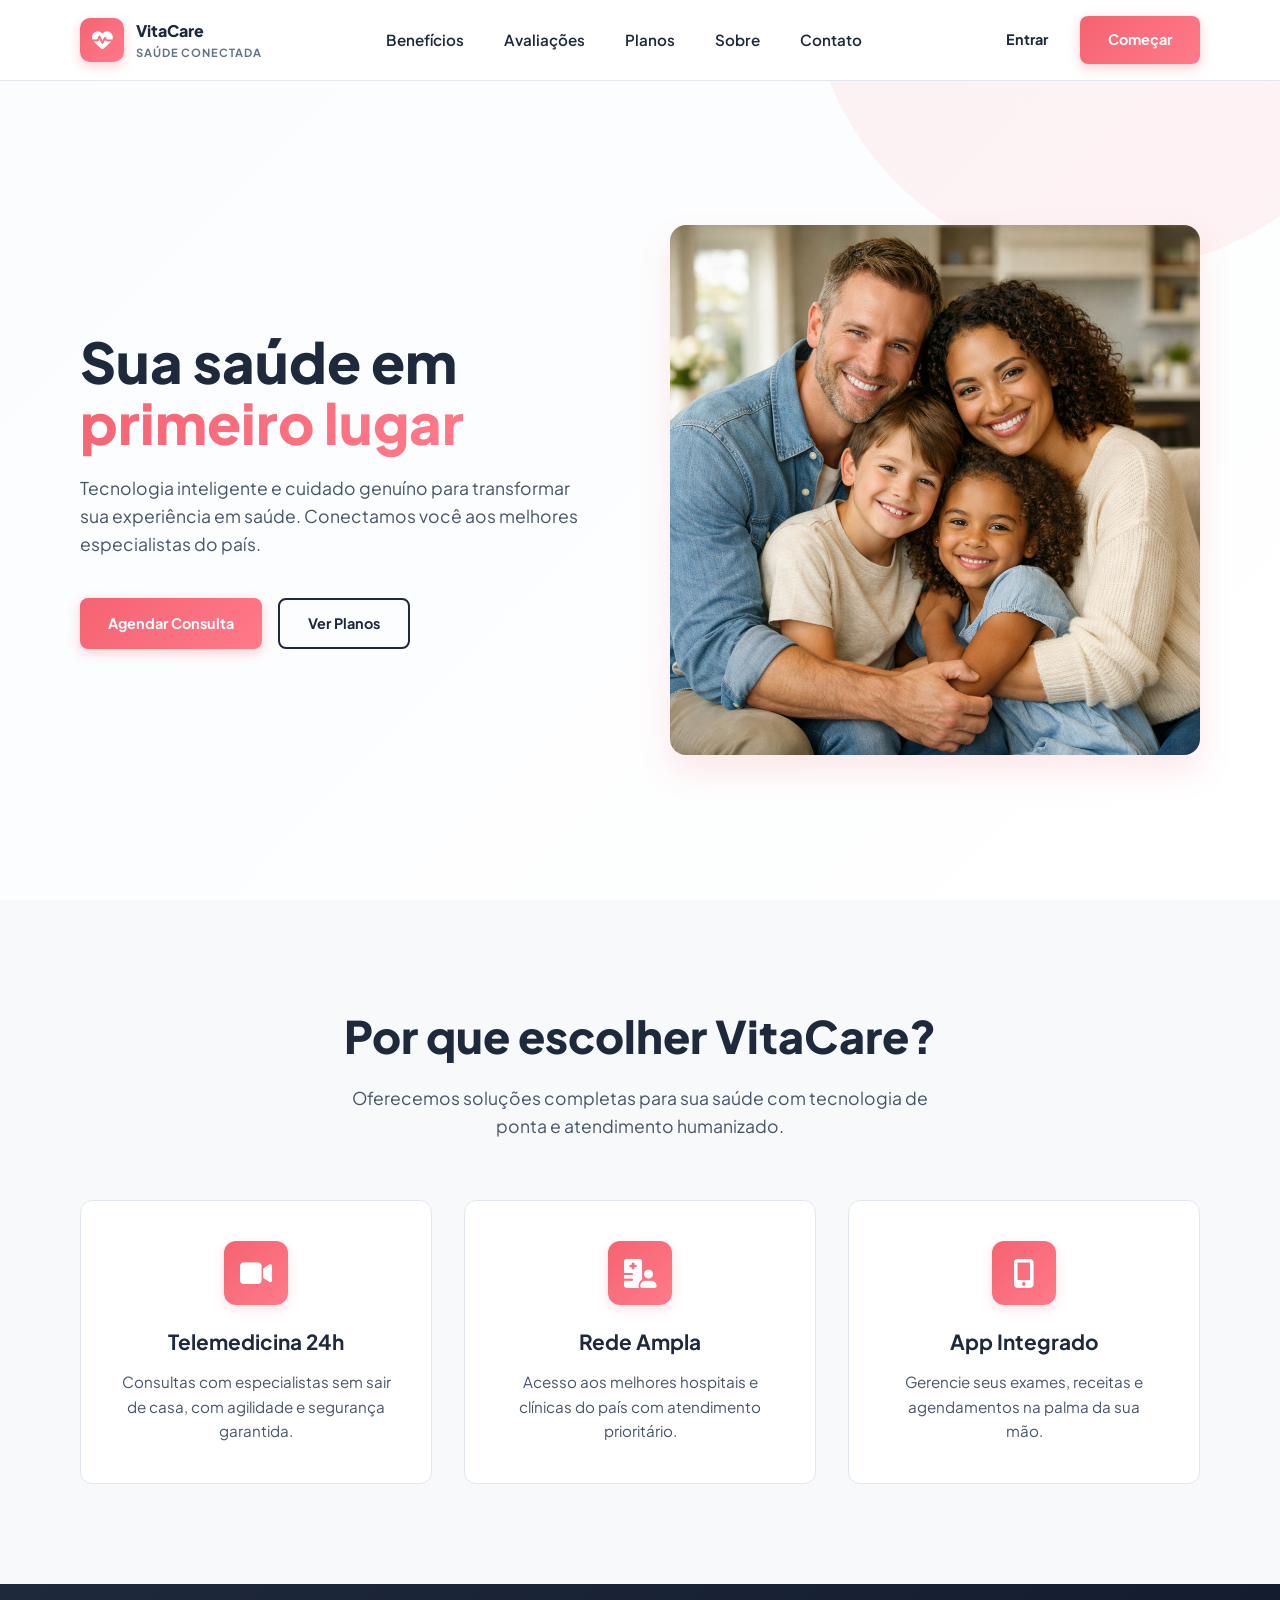
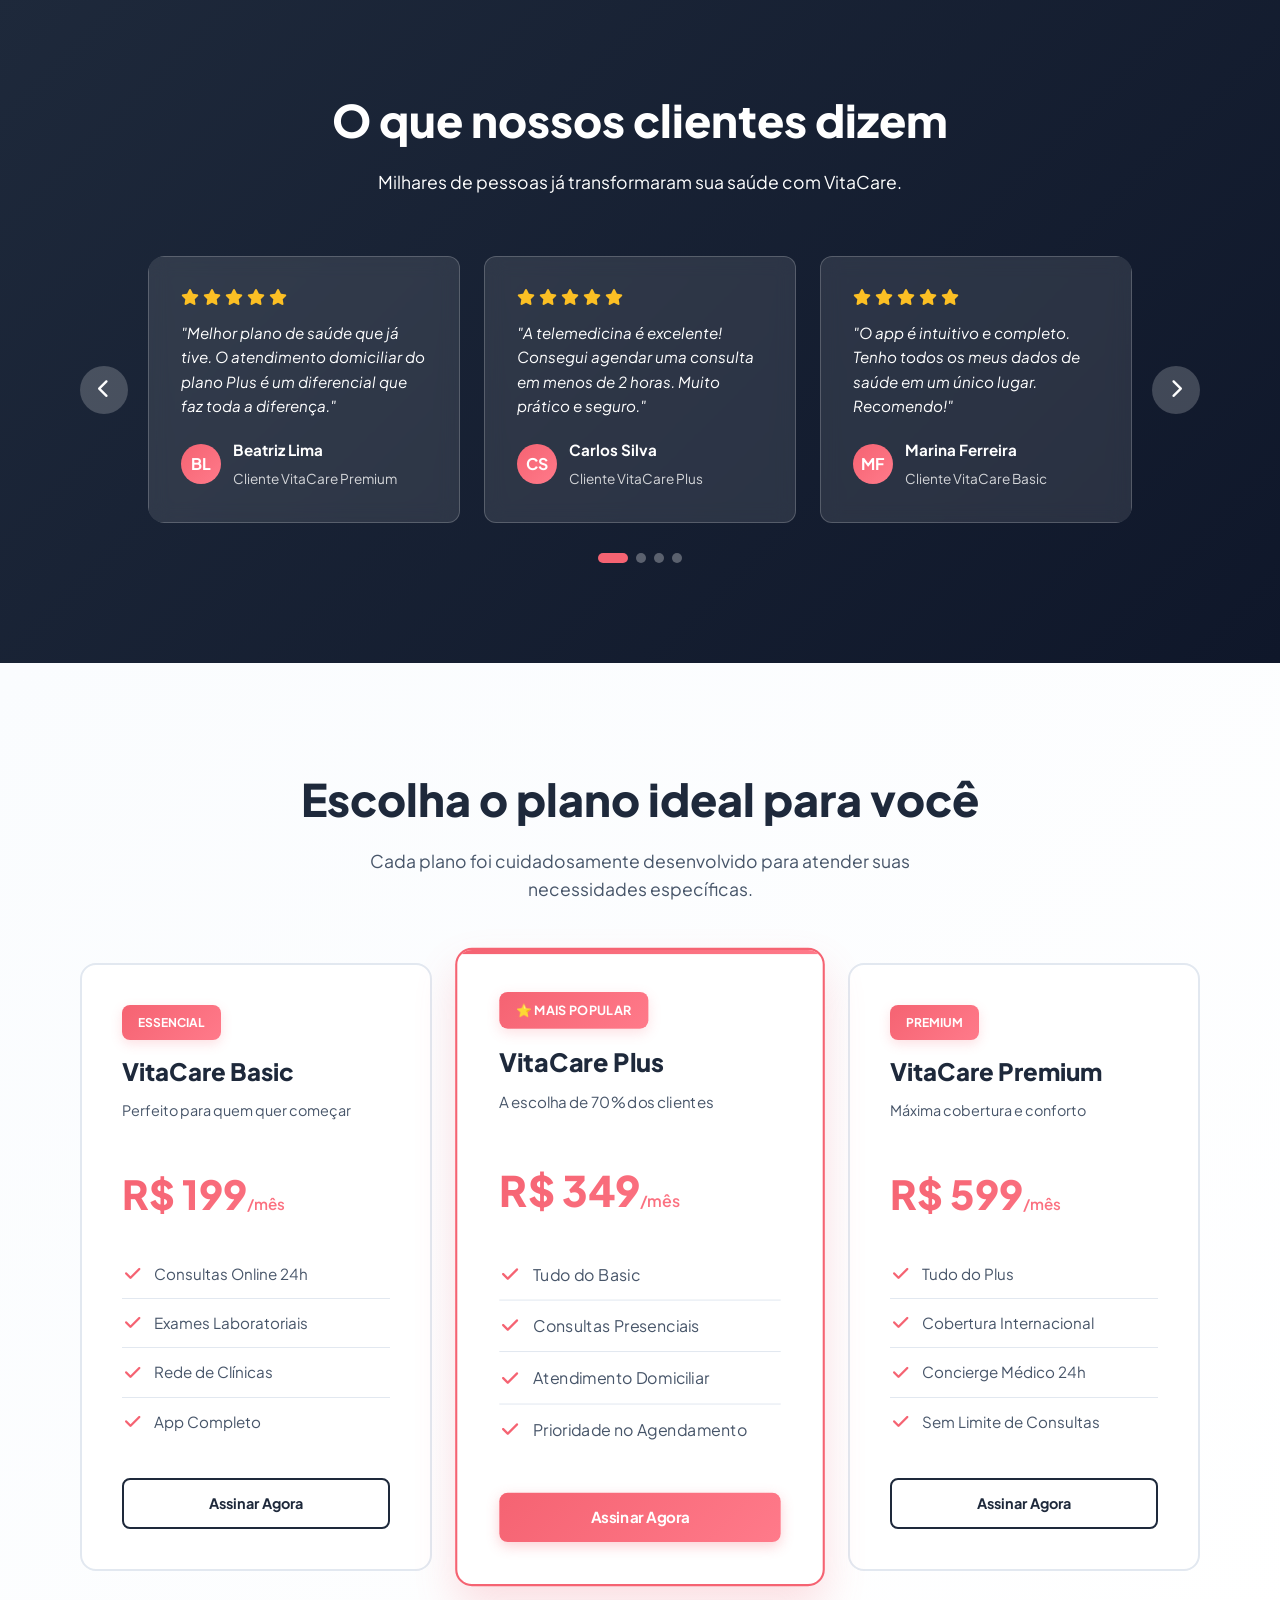
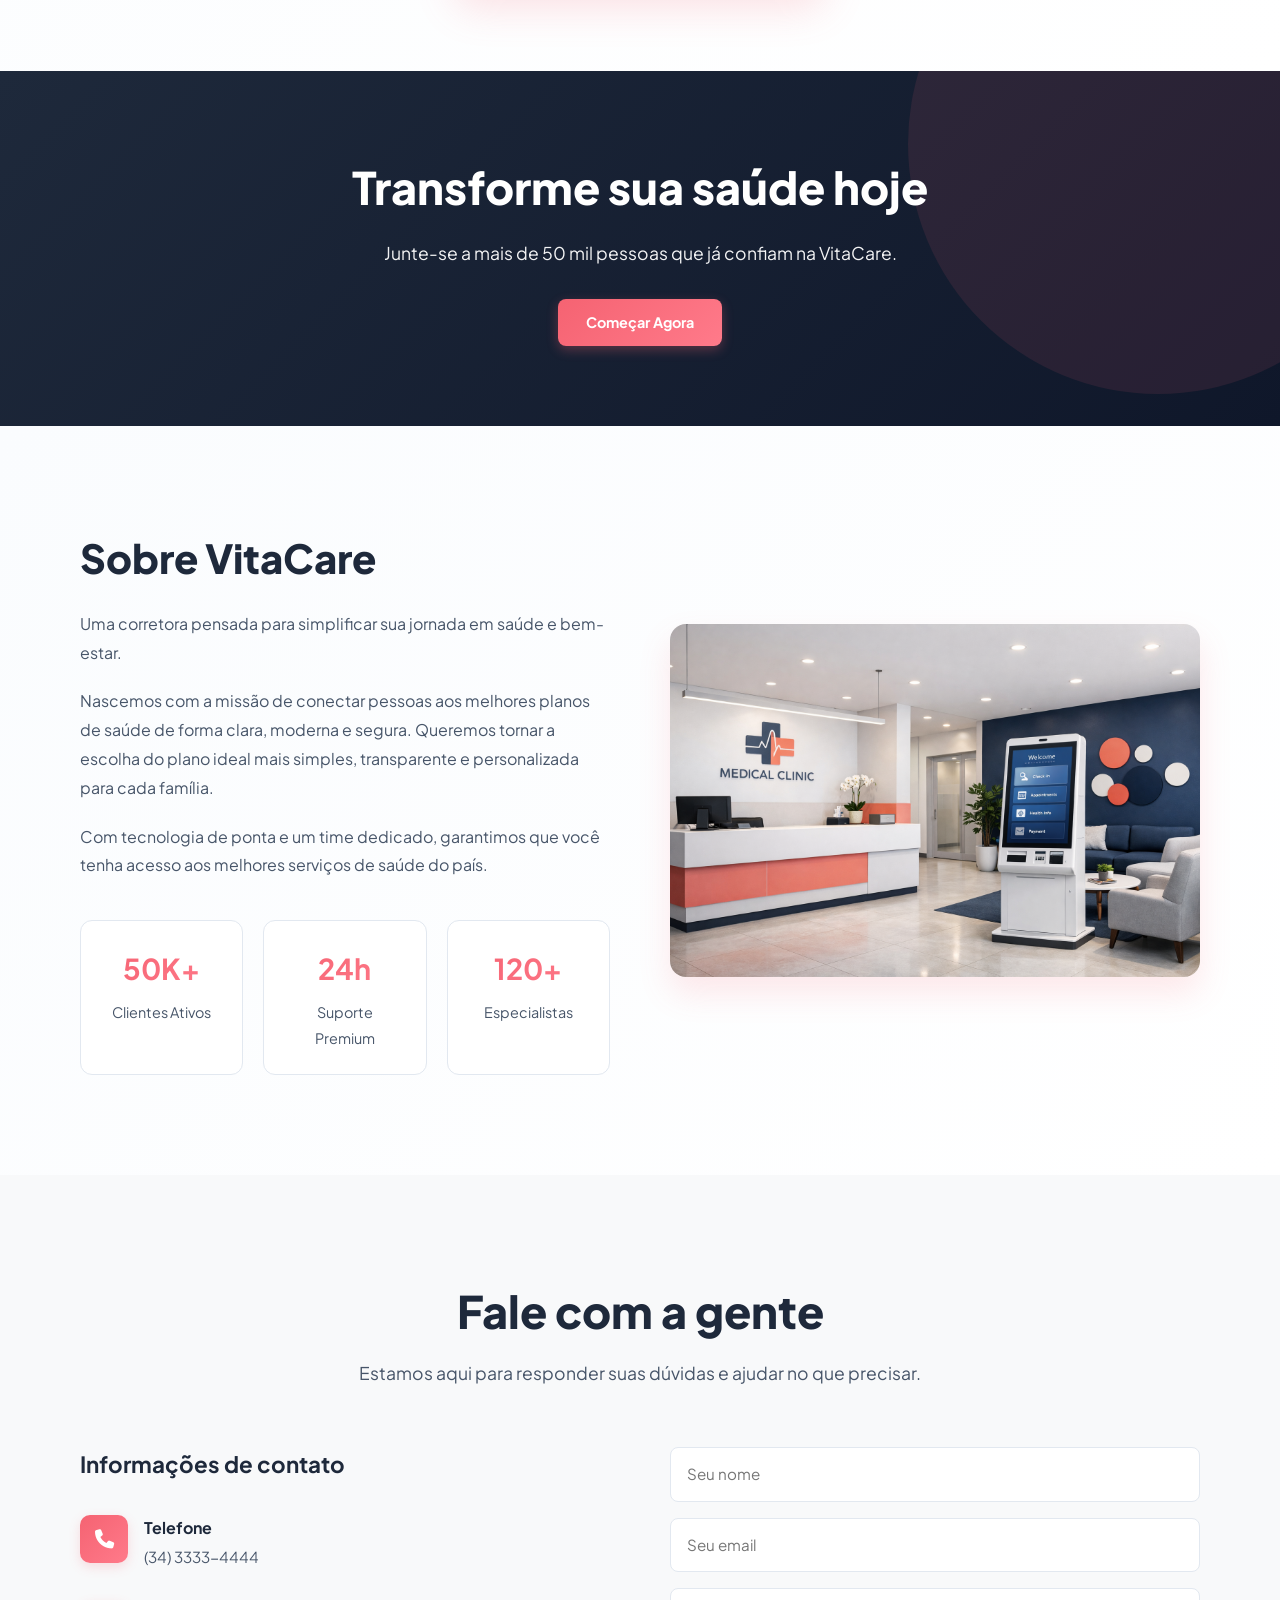
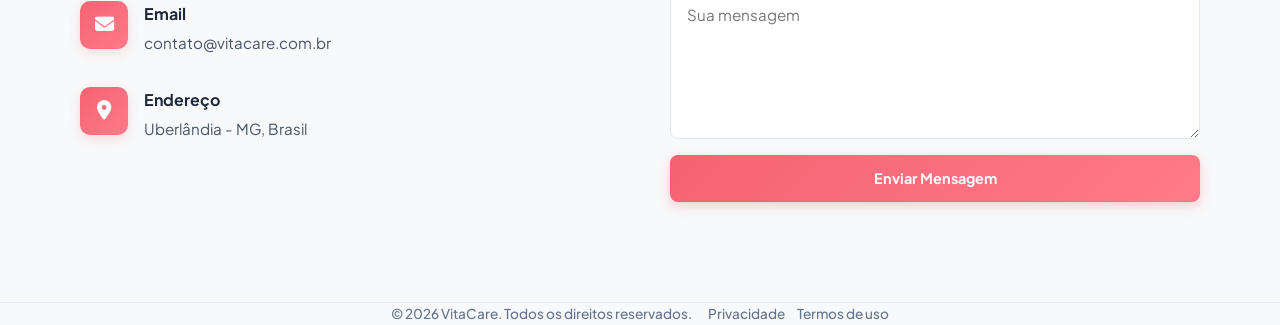
<file: index.html>
<!DOCTYPE html>
<html lang="pt-BR">
<head>
  <meta charset="UTF-8" />
  <meta name="viewport" content="width=device-width, initial-scale=1.0" />
  <title>VitaCare | Saúde Inteligente</title>

  <link rel="preconnect" href="https://fonts.googleapis.com">
  <link rel="preconnect" href="https://fonts.gstatic.com" crossorigin>
  <link href="https://fonts.googleapis.com/css2?family=Plus+Jakarta+Sans:wght@400;500;600;700;800&display=swap" rel="stylesheet">

  <link rel="stylesheet" href="https://cdnjs.cloudflare.com/ajax/libs/font-awesome/6.4.0/css/all.min.css">
  <link rel="stylesheet" href="css/global.css">
  <link rel="stylesheet" href="css/vitacare_new_home.css">
</head>
<body>

  <header class="header" id="header">
  <div class="container">
    <div class="header-content">
      <a href="index.html" class="logo">
        <div class="logo-icon">
          <i class="fa-solid fa-heart-pulse"></i>
        </div>
        <div class="logo-text">
          <strong>VitaCare</strong>
          <span>Saúde Conectada</span>
        </div>
      </a>

      <nav class="nav">
        <a href="#beneficios">Benefícios</a>
        <a href="#avaliacoes">Avaliações</a>
        <a href="#planos">Planos</a>
        <a href="#sobre">Sobre</a>
        <a href="#contato">Contato</a>
      </nav>

      <div class="header-actions">
        <a href="vitacare_login_usuario.html" class="btn-link">Entrar</a>
        <a href="vitacare_planos.html" class="btn-primary">Começar</a>
      </div>
    </div>
  </div>
</header>

  <!-- HERO SECTION -->
  <section class="hero">
    <div class="container">
      <div class="hero-content">
        <h1>Sua saúde em <span>primeiro lugar</span></h1>
        <p>Tecnologia inteligente e cuidado genuíno para transformar sua experiência em saúde. Conectamos você aos melhores especialistas do país.</p>
        <div class="hero-actions">
          <a href="vitacare_planos.html" class="btn-primary">Agendar Consulta</a>
          <a href="#planos" class="btn-secondary">Ver Planos</a>
        </div>
      </div>
      <div class="hero-image">
        <img src="img/familia_vitacare.png" alt="Família feliz e saudável">
      </div>
    </div>
  </section>

  <!-- BENEFÍCIOS SECTION -->
  <section class="section" id="beneficios">
    <div class="container">
      <div class="section-header">
        <h2>Por que escolher VitaCare?</h2>
        <p>Oferecemos soluções completas para sua saúde com tecnologia de ponta e atendimento humanizado.</p>
      </div>
      <div class="benefits-grid">
        <div class="benefit-item">
          <div class="benefit-icon">
            <i class="fa-solid fa-video"></i>
          </div>
          <h3>Telemedicina 24h</h3>
          <p>Consultas com especialistas sem sair de casa, com agilidade e segurança garantida.</p>
        </div>
        <div class="benefit-item">
          <div class="benefit-icon">
            <i class="fa-solid fa-hospital-user"></i>
          </div>
          <h3>Rede Ampla</h3>
          <p>Acesso aos melhores hospitais e clínicas do país com atendimento prioritário.</p>
        </div>
        <div class="benefit-item">
          <div class="benefit-icon">
            <i class="fa-solid fa-mobile-screen-button"></i>
          </div>
          <h3>App Integrado</h3>
          <p>Gerencie seus exames, receitas e agendamentos na palma da sua mão.</p>
        </div>
      </div>
    </div>
  </section>

  <!-- AVALIAÇÕES SECTION -->
  <section class="reviews-section" id="avaliacoes">
    <div class="container">
      <div class="section-header">
        <h2>O que nossos clientes dizem</h2>
        <p>Milhares de pessoas já transformaram sua saúde com VitaCare.</p>
      </div>

      <div class="reviews-carousel">
        <button class="carousel-btn" id="reviewsPrev">
          <i class="fa-solid fa-chevron-left"></i>
        </button>

        <div class="reviews-track">
          <div class="reviews-items" id="reviewsTrack">
            <div class="review-card">
              <div class="review-stars">
                <i class="fa-solid fa-star"></i>
                <i class="fa-solid fa-star"></i>
                <i class="fa-solid fa-star"></i>
                <i class="fa-solid fa-star"></i>
                <i class="fa-solid fa-star"></i>
              </div>
              <p class="review-text">"Melhor plano de saúde que já tive. O atendimento domiciliar do plano Plus é um diferencial que faz toda a diferença."</p>
              <div class="review-author">
                <div class="review-avatar">BL</div>
                <div class="review-info">
                  <strong>Beatriz Lima</strong>
                  <span>Cliente VitaCare Premium</span>
                </div>
              </div>
            </div>

            <div class="review-card">
              <div class="review-stars">
                <i class="fa-solid fa-star"></i>
                <i class="fa-solid fa-star"></i>
                <i class="fa-solid fa-star"></i>
                <i class="fa-solid fa-star"></i>
                <i class="fa-solid fa-star"></i>
              </div>
              <p class="review-text">"A telemedicina é excelente! Consegui agendar uma consulta em menos de 2 horas. Muito prático e seguro."</p>
              <div class="review-author">
                <div class="review-avatar">CS</div>
                <div class="review-info">
                  <strong>Carlos Silva</strong>
                  <span>Cliente VitaCare Plus</span>
                </div>
              </div>
            </div>

            <div class="review-card">
              <div class="review-stars">
                <i class="fa-solid fa-star"></i>
                <i class="fa-solid fa-star"></i>
                <i class="fa-solid fa-star"></i>
                <i class="fa-solid fa-star"></i>
                <i class="fa-solid fa-star"></i>
              </div>
              <p class="review-text">"O app é intuitivo e completo. Tenho todos os meus dados de saúde em um único lugar. Recomendo!"</p>
              <div class="review-author">
                <div class="review-avatar">MF</div>
                <div class="review-info">
                  <strong>Marina Ferreira</strong>
                  <span>Cliente VitaCare Basic</span>
                </div>
              </div>
            </div>

            <div class="review-card">
              <div class="review-stars">
                <i class="fa-solid fa-star"></i>
                <i class="fa-solid fa-star"></i>
                <i class="fa-solid fa-star"></i>
                <i class="fa-solid fa-star"></i>
                <i class="fa-solid fa-star"></i>
              </div>
              <p class="review-text">"Atendimento de primeira qualidade. O suporte 24h é responsivo e sempre pronto a ajudar. Muito satisfeito!"</p>
              <div class="review-author">
                <div class="review-avatar">RP</div>
                <div class="review-info">
                  <strong>Roberto Pereira</strong>
                  <span>Cliente VitaCare Premium</span>
                </div>
              </div>
            </div>

            <div class="review-card">
              <div class="review-stars">
                <i class="fa-solid fa-star"></i>
                <i class="fa-solid fa-star"></i>
                <i class="fa-solid fa-star"></i>
                <i class="fa-solid fa-star"></i>
                <i class="fa-solid fa-star"></i>
              </div>
              <p class="review-text">"Cobertura internacional foi essencial para minha viagem. Senti-me seguro em qualquer lugar do mundo."</p>
              <div class="review-author">
                <div class="review-avatar">AJ</div>
                <div class="review-info">
                  <strong>Ana Júlia</strong>
                  <span>Cliente VitaCare Premium</span>
                </div>
              </div>
            </div>

            <div class="review-card">
              <div class="review-stars">
                <i class="fa-solid fa-star"></i>
                <i class="fa-solid fa-star"></i>
                <i class="fa-solid fa-star"></i>
                <i class="fa-solid fa-star"></i>
                <i class="fa-solid fa-star"></i>
              </div>
              <p class="review-text">"Transparência total nos preços e benefícios. Sem surpresas desagradáveis. Muito bom mesmo!"</p>
              <div class="review-author">
                <div class="review-avatar">JM</div>
                <div class="review-info">
                  <strong>João Mendes</strong>
                  <span>Cliente VitaCare Plus</span>
                </div>
              </div>
            </div>
          </div>
        </div>

        <button class="carousel-btn" id="reviewsNext">
          <i class="fa-solid fa-chevron-right"></i>
        </button>
      </div>

      <div class="carousel-indicators" id="reviewsIndicators"></div>
    </div>
  </section>

  <!-- PLANOS SECTION -->
  <section class="plans-section" id="planos">
    <div class="container">
      <div class="section-header">
        <h2>Escolha o plano ideal para você</h2>
        <p>Cada plano foi cuidadosamente desenvolvido para atender suas necessidades específicas.</p>
      </div>
      <div class="plans-grid">
        <div class="plan-card">
          <div class="plan-header">
            <span class="plan-badge">Essencial</span>
            <h3>VitaCare Basic</h3>
            <p class="plan-description">Perfeito para quem quer começar</p>
          </div>
          <div class="plan-price">R$ 199<span>/mês</span></div>
          <ul class="plan-features">
            <li><i class="fa-solid fa-check"></i> Consultas Online 24h</li>
            <li><i class="fa-solid fa-check"></i> Exames Laboratoriais</li>
            <li><i class="fa-solid fa-check"></i> Rede de Clínicas</li>
            <li><i class="fa-solid fa-check"></i> App Completo</li>
          </ul>
          <a href="vitacare_inscricao_detalhada.html?plan=basic" class="btn-secondary">Assinar Agora</a>
        </div>

        <div class="plan-card featured">
          <div class="plan-header">
            <span class="plan-badge">⭐ Mais Popular</span>
            <h3>VitaCare Plus</h3>
            <p class="plan-description">A escolha de 70% dos clientes</p>
          </div>
          <div class="plan-price">R$ 349<span>/mês</span></div>
          <ul class="plan-features">
            <li><i class="fa-solid fa-check"></i> Tudo do Basic</li>
            <li><i class="fa-solid fa-check"></i> Consultas Presenciais</li>
            <li><i class="fa-solid fa-check"></i> Atendimento Domiciliar</li>
            <li><i class="fa-solid fa-check"></i> Prioridade no Agendamento</li>
          </ul>
          <a href="vitacare_inscricao_detalhada.html?plan=plus" class="btn-primary">Assinar Agora</a>
        </div>

        <div class="plan-card">
          <div class="plan-header">
            <span class="plan-badge">Premium</span>
            <h3>VitaCare Premium</h3>
            <p class="plan-description">Máxima cobertura e conforto</p>
          </div>
          <div class="plan-price">R$ 599<span>/mês</span></div>
          <ul class="plan-features">
            <li><i class="fa-solid fa-check"></i> Tudo do Plus</li>
            <li><i class="fa-solid fa-check"></i> Cobertura Internacional</li>
            <li><i class="fa-solid fa-check"></i> Concierge Médico 24h</li>
            <li><i class="fa-solid fa-check"></i> Sem Limite de Consultas</li>
          </ul>
          <a href="vitacare_inscricao_detalhada.html?plan=premium" class="btn-secondary">Assinar Agora</a>
        </div>
      </div>
    </div>
  </section>

  <!-- CTA BANNER -->
  <section class="cta-banner">
    <div class="container">
      <h2>Transforme sua saúde hoje</h2>
      <p>Junte-se a mais de 50 mil pessoas que já confiam na VitaCare.</p>
      <a href="vitacare_cadastro_usuario.html" class="btn-primary">Começar Agora</a>
    </div>
  </section>

  <!-- SOBRE SECTION -->
  <section class="about-section" id="sobre">
    <div class="container">
      <div class="about-grid">
        <div class="about-content">
          <h2>Sobre VitaCare</h2>
          <p>Uma corretora pensada para simplificar sua jornada em saúde e bem-estar.</p>
          <p>Nascemos com a missão de conectar pessoas aos melhores planos de saúde de forma clara, moderna e segura. Queremos tornar a escolha do plano ideal mais simples, transparente e personalizada para cada família.</p>
          <p>Com tecnologia de ponta e um time dedicado, garantimos que você tenha acesso aos melhores serviços de saúde do país.</p>
          <div class="stats-grid">
            <div class="stat">
              <strong>50K+</strong>
              <span>Clientes Ativos</span>
            </div>
            <div class="stat">
              <strong>24h</strong>
              <span>Suporte Premium</span>
            </div>
            <div class="stat">
              <strong>120+</strong>
              <span>Especialistas</span>
            </div>
          </div>
        </div>
        <div class="about-image">
          <img src="img/clinica_vitacare.png" alt="Clínica VitaCare Moderna">
        </div>
      </div>
    </div>
  </section>

  <!-- CONTATO SECTION -->
  <section class="contact-section" id="contato">
    <div class="container">
      <div class="section-header">
        <h2>Fale com a gente</h2>
        <p>Estamos aqui para responder suas dúvidas e ajudar no que precisar.</p>
      </div>
      <div class="contact-grid">
        <div class="contact-info">
          <h3>Informações de contato</h3>
          <div class="contact-item">
            <i class="fa-solid fa-phone"></i>
            <div>
              <strong>Telefone</strong>
              <p>(34) 3333-4444</p>
            </div>
          </div>
          <div class="contact-item">
            <i class="fa-solid fa-envelope"></i>
            <div>
              <strong>Email</strong>
              <p>contato@vitacare.com.br</p>
            </div>
          </div>
          <div class="contact-item">
            <i class="fa-solid fa-location-dot"></i>
            <div>
              <strong>Endereço</strong>
              <p>Uberlândia - MG, Brasil</p>
            </div>
          </div>
        </div>

        <form class="contact-form">
          <input type="text" placeholder="Seu nome" required>
          <input type="email" placeholder="Seu email" required>
          <textarea placeholder="Sua mensagem" rows="5" required></textarea>
          <button type="submit" class="btn-primary">Enviar Mensagem</button>
        </form>
      </div>
    </div>
  </section>

  <script src="js/vitacare_new_home.js"></script>
  <script src="js/global.js"></script>
  <script src="navbar.js"></script>
</body>
</html>
</file>
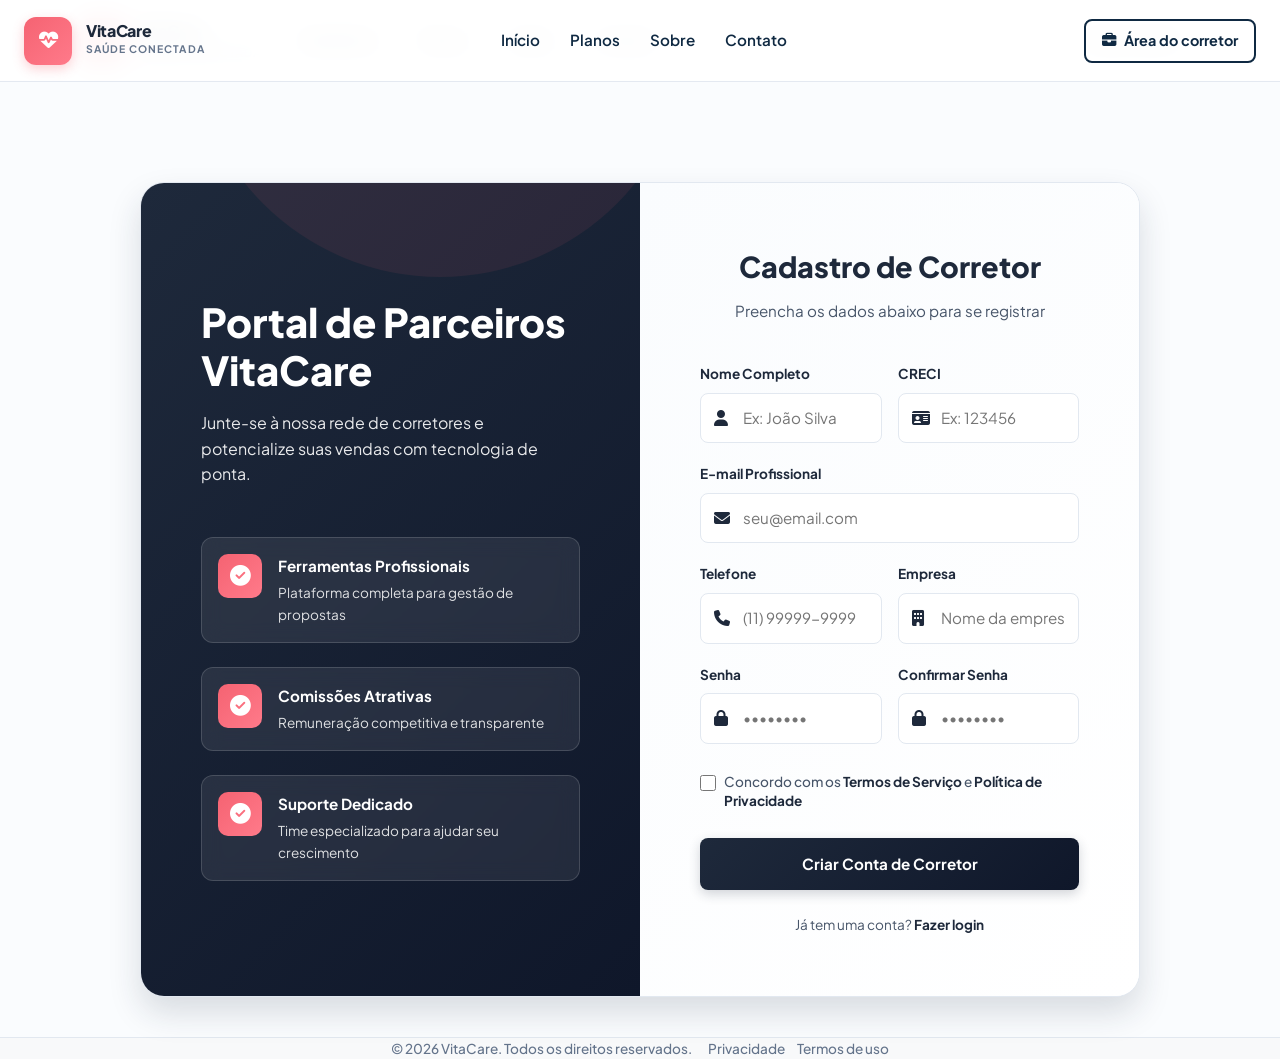
<file: vitacare_cadastro_corretor.html>
<!DOCTYPE html>
<html lang="pt-BR">
<head>
  <meta charset="UTF-8" />
  <meta name="viewport" content="width=device-width, initial-scale=1.0" />
  <title>VitaCare | Cadastro de Corretor</title>
  
  <link rel="preconnect" href="https://fonts.googleapis.com">
  <link rel="preconnect" href="https://fonts.gstatic.com" crossorigin>
  <link href="https://fonts.googleapis.com/css2?family=Plus+Jakarta+Sans:wght@400;500;600;700;800&display=swap" rel="stylesheet">
  
  <link rel="stylesheet" href="https://cdnjs.cloudflare.com/ajax/libs/font-awesome/6.4.0/css/all.min.css">
  <link rel="stylesheet" href="css/global.css">
  <link rel="stylesheet" href="css/vitacare_cadastro_corretor.css">
</head>
<body>

  <header class="header" id="header">
    <div class="container">
      <div class="header-content">
        <a href="index.html" class="logo">
          <div class="logo-icon">
            <i class="fa-solid fa-heart-pulse"></i>
          </div>
          <div class="logo-text">
            <strong>VitaCare</strong>
            <span>Saúde Conectada</span>
          </div>
        </a>

        <nav class="nav">
          <a href="index.html#beneficios">Benefícios</a>
          <a href="index.html#planos">Planos</a>
          <a href="index.html#sobre">Sobre</a>
          <a href="index.html#contato">Contato</a>
        </nav>

        <div class="header-actions">
          <a href="vitacare_login_corretor.html" class="btn-link">Já tem conta?</a>
        </div>
      </div>
    </div>
  </header>

  <div class="signup-wrapper">
    <div class="signup-container">
      <!-- Seção Visual -->
      <div class="signup-visual">
        <div class="visual-content">
          <div class="visual-header">
            <h2>Portal de Parceiros VitaCare</h2>
            <p>Junte-se à nossa rede de corretores e potencialize suas vendas com tecnologia de ponta.</p>
          </div>

          <div class="visual-features">
            <div class="feature-item">
              <div class="feature-icon">
                <i class="fa-solid fa-circle-check"></i>
              </div>
              <div>
                <h4>Ferramentas Profissionais</h4>
                <p>Plataforma completa para gestão de propostas</p>
              </div>
            </div>
            <div class="feature-item">
              <div class="feature-icon">
                <i class="fa-solid fa-circle-check"></i>
              </div>
              <div>
                <h4>Comissões Atrativas</h4>
                <p>Remuneração competitiva e transparente</p>
              </div>
            </div>
            <div class="feature-item">
              <div class="feature-icon">
                <i class="fa-solid fa-circle-check"></i>
              </div>
              <div>
                <h4>Suporte Dedicado</h4>
                <p>Time especializado para ajudar seu crescimento</p>
              </div>
            </div>
          </div>
        </div>
      </div>

      <!-- Formulário de Cadastro -->
      <div class="signup-form-side">
        <div class="form-container">
          <div class="form-header">
            <h1>Cadastro de Corretor</h1>
            <p>Preencha os dados abaixo para se registrar</p>
          </div>

          <form action="vitacare_dashboard_corretor.html">
            <div class="form-row">
              <div class="form-group">
                <label for="nome">Nome Completo</label>
                <div class="input-wrapper">
                  <i class="fa-solid fa-user"></i>
                  <input type="text" id="nome" placeholder="Ex: João Silva" required>
                </div>
              </div>

              <div class="form-group">
                <label for="creci">CRECI</label>
                <div class="input-wrapper">
                  <i class="fa-solid fa-id-card"></i>
                  <input type="text" id="creci" placeholder="Ex: 123456" required>
                </div>
              </div>
            </div>

            <div class="form-group">
              <label for="email">E-mail Profissional</label>
              <div class="input-wrapper">
                <i class="fa-solid fa-envelope"></i>
                <input type="email" id="email" placeholder="seu@email.com" required>
              </div>
            </div>

            <div class="form-row">
              <div class="form-group">
                <label for="telefone">Telefone</label>
                <div class="input-wrapper">
                  <i class="fa-solid fa-phone"></i>
                  <input type="tel" id="telefone" placeholder="(11) 99999-9999" required>
                </div>
              </div>

              <div class="form-group">
                <label for="empresa">Empresa</label>
                <div class="input-wrapper">
                  <i class="fa-solid fa-building"></i>
                  <input type="text" id="empresa" placeholder="Nome da empresa" required>
                </div>
              </div>
            </div>

            <div class="form-row">
              <div class="form-group">
                <label for="senha">Senha</label>
                <div class="input-wrapper">
                  <i class="fa-solid fa-lock"></i>
                  <input type="password" id="senha" placeholder="••••••••" required>
                </div>
              </div>

              <div class="form-group">
                <label for="confirmaSenha">Confirmar Senha</label>
                <div class="input-wrapper">
                  <i class="fa-solid fa-lock"></i>
                  <input type="password" id="confirmaSenha" placeholder="••••••••" required>
                </div>
              </div>
            </div>

            <div class="form-group checkbox">
              <input type="checkbox" id="termos" required>
              <label for="termos">Concordo com os <a href="#">Termos de Serviço</a> e <a href="#">Política de Privacidade</a></label>
            </div>

            <button type="submit" class="btn-signup">Criar Conta de Corretor</button>
          </form>

          <div class="form-footer">
            <p>Já tem uma conta? <a href="vitacare_login_corretor.html">Fazer login</a></p>
          </div>
        </div>
      </div>
    </div>
  </div>

  <script src="js/global.js"></script>
  <script src="navbar.js"></script>
</body>
</html>
</file>
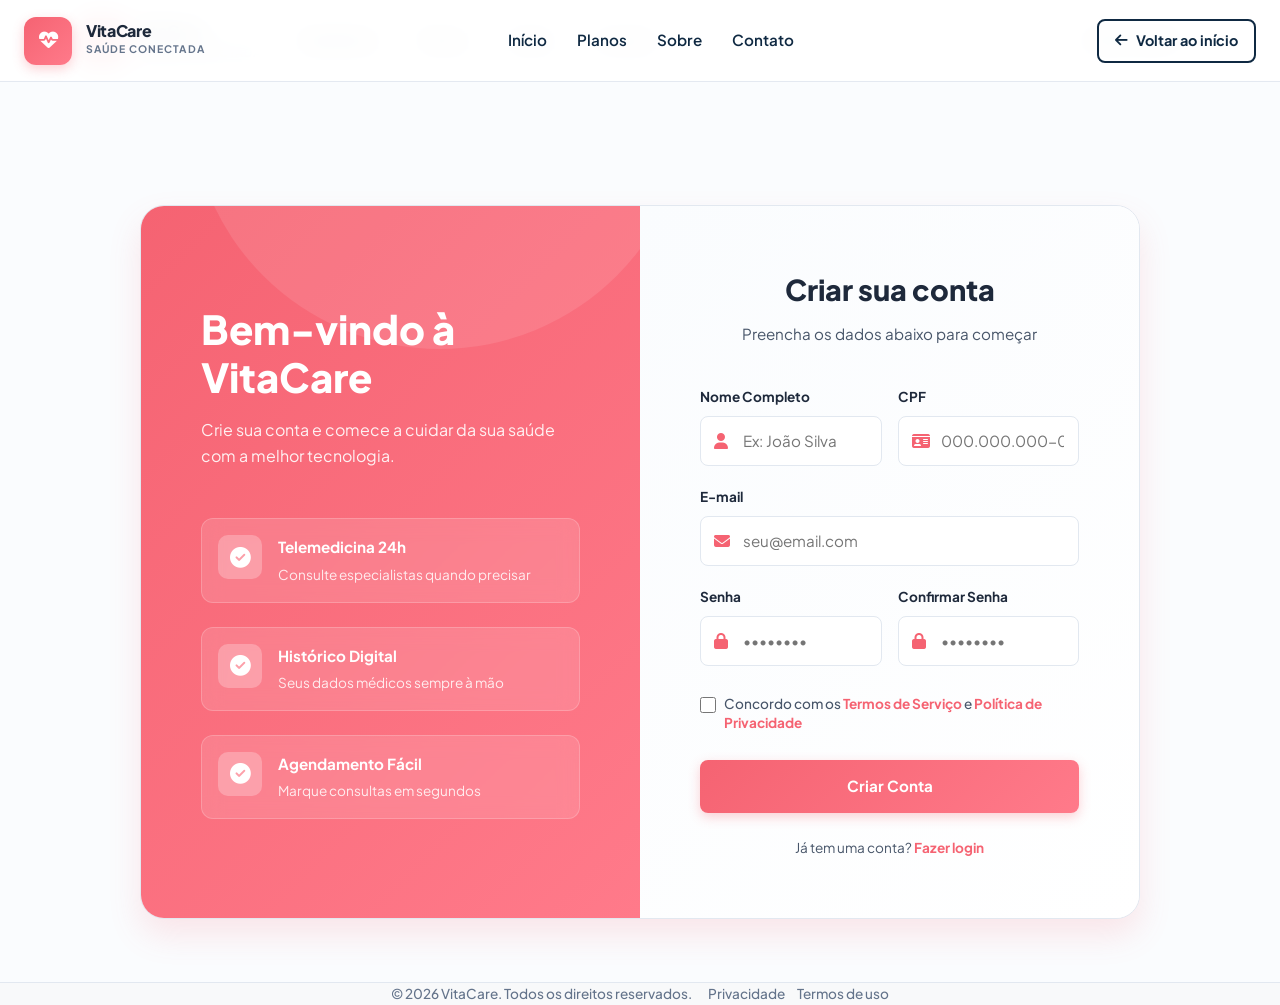
<file: vitacare_cadastro_usuario.html>
<!DOCTYPE html>
<html lang="pt-BR">
<head>
  <meta charset="UTF-8" />
  <meta name="viewport" content="width=device-width, initial-scale=1.0" />
  <title>VitaCare | Cadastro</title>
  
  <link rel="preconnect" href="https://fonts.googleapis.com">
  <link rel="preconnect" href="https://fonts.gstatic.com" crossorigin>
  <link href="https://fonts.googleapis.com/css2?family=Plus+Jakarta+Sans:wght@400;500;600;700;800&display=swap" rel="stylesheet">
  
  <link rel="stylesheet" href="https://cdnjs.cloudflare.com/ajax/libs/font-awesome/6.4.0/css/all.min.css">
  <link rel="stylesheet" href="css/global.css">
  <link rel="stylesheet" href="css/vitacare_cadastro_usuario.css">
</head>
<body>

  <header class="header" id="header">
    <div class="container">
      <div class="header-content">
        <a href="index.html" class="logo">
          <div class="logo-icon">
            <i class="fa-solid fa-heart-pulse"></i>
          </div>
          <div class="logo-text">
            <strong>VitaCare</strong>
            <span>Saúde Conectada</span>
          </div>
        </a>

        <nav class="nav">
          <a href="index.html#beneficios">Benefícios</a>
          <a href="index.html#planos">Planos</a>
          <a href="index.html#sobre">Sobre</a>
          <a href="index.html#contato">Contato</a>
        </nav>

        <div class="header-actions">
          <a href="index.html" class="btn-link">Já tem conta?</a>
        </div>
      </div>
    </div>
  </header>

  <div class="signup-wrapper">
    <div class="signup-container">
      <!-- Seção Visual -->
      <div class="signup-visual">
        <div class="visual-content">
          <div class="visual-header">
            <h2>Bem-vindo à VitaCare</h2>
            <p>Crie sua conta e comece a cuidar da sua saúde com a melhor tecnologia.</p>
          </div>

          <div class="visual-features">
            <div class="feature-item">
              <div class="feature-icon">
                <i class="fa-solid fa-circle-check"></i>
              </div>
              <div>
                <h4>Telemedicina 24h</h4>
                <p>Consulte especialistas quando precisar</p>
              </div>
            </div>
            <div class="feature-item">
              <div class="feature-icon">
                <i class="fa-solid fa-circle-check"></i>
              </div>
              <div>
                <h4>Histórico Digital</h4>
                <p>Seus dados médicos sempre à mão</p>
              </div>
            </div>
            <div class="feature-item">
              <div class="feature-icon">
                <i class="fa-solid fa-circle-check"></i>
              </div>
              <div>
                <h4>Agendamento Fácil</h4>
                <p>Marque consultas em segundos</p>
              </div>
            </div>
          </div>
        </div>
      </div>

      <!-- Formulário de Cadastro -->
      <div class="signup-form-side">
        <div class="form-container">
          <div class="form-header">
            <h1>Criar sua conta</h1>
            <p>Preencha os dados abaixo para começar</p>
          </div>

          <form action="vitacare_dashboard_usuario.html">
            <div class="form-row">
              <div class="form-group">
                <label for="nome">Nome Completo</label>
                <div class="input-wrapper">
                  <i class="fa-solid fa-user"></i>
                  <input type="text" id="nome" placeholder="Ex: João Silva" required>
                </div>
              </div>

              <div class="form-group">
                <label for="cpf">CPF</label>
                <div class="input-wrapper">
                  <i class="fa-solid fa-id-card"></i>
                  <input type="text" id="cpf" placeholder="000.000.000-00" required>
                </div>
              </div>
            </div>

            <div class="form-group">
              <label for="email">E-mail</label>
              <div class="input-wrapper">
                <i class="fa-solid fa-envelope"></i>
                <input type="email" id="email" placeholder="seu@email.com" required>
              </div>
            </div>

            <div class="form-row">
              <div class="form-group">
                <label for="senha">Senha</label>
                <div class="input-wrapper">
                  <i class="fa-solid fa-lock"></i>
                  <input type="password" id="senha" placeholder="••••••••" required>
                </div>
              </div>

              <div class="form-group">
                <label for="confirmaSenha">Confirmar Senha</label>
                <div class="input-wrapper">
                  <i class="fa-solid fa-lock"></i>
                  <input type="password" id="confirmaSenha" placeholder="••••••••" required>
                </div>
              </div>
            </div>

            <div class="form-group checkbox">
              <input type="checkbox" id="termos" required>
              <label for="termos">Concordo com os <a href="#">Termos de Serviço</a> e <a href="#">Política de Privacidade</a></label>
            </div>

            <button type="submit" class="btn-signup">Criar Conta</button>
          </form>

          <div class="form-footer">
            <p>Já tem uma conta? <a href="index.html">Fazer login</a></p>
          </div>
        </div>
      </div>
    </div>
  </div>

  <script src="js/global.js"></script>
  <script src="navbar.js"></script>
</body>
</html>
</file>
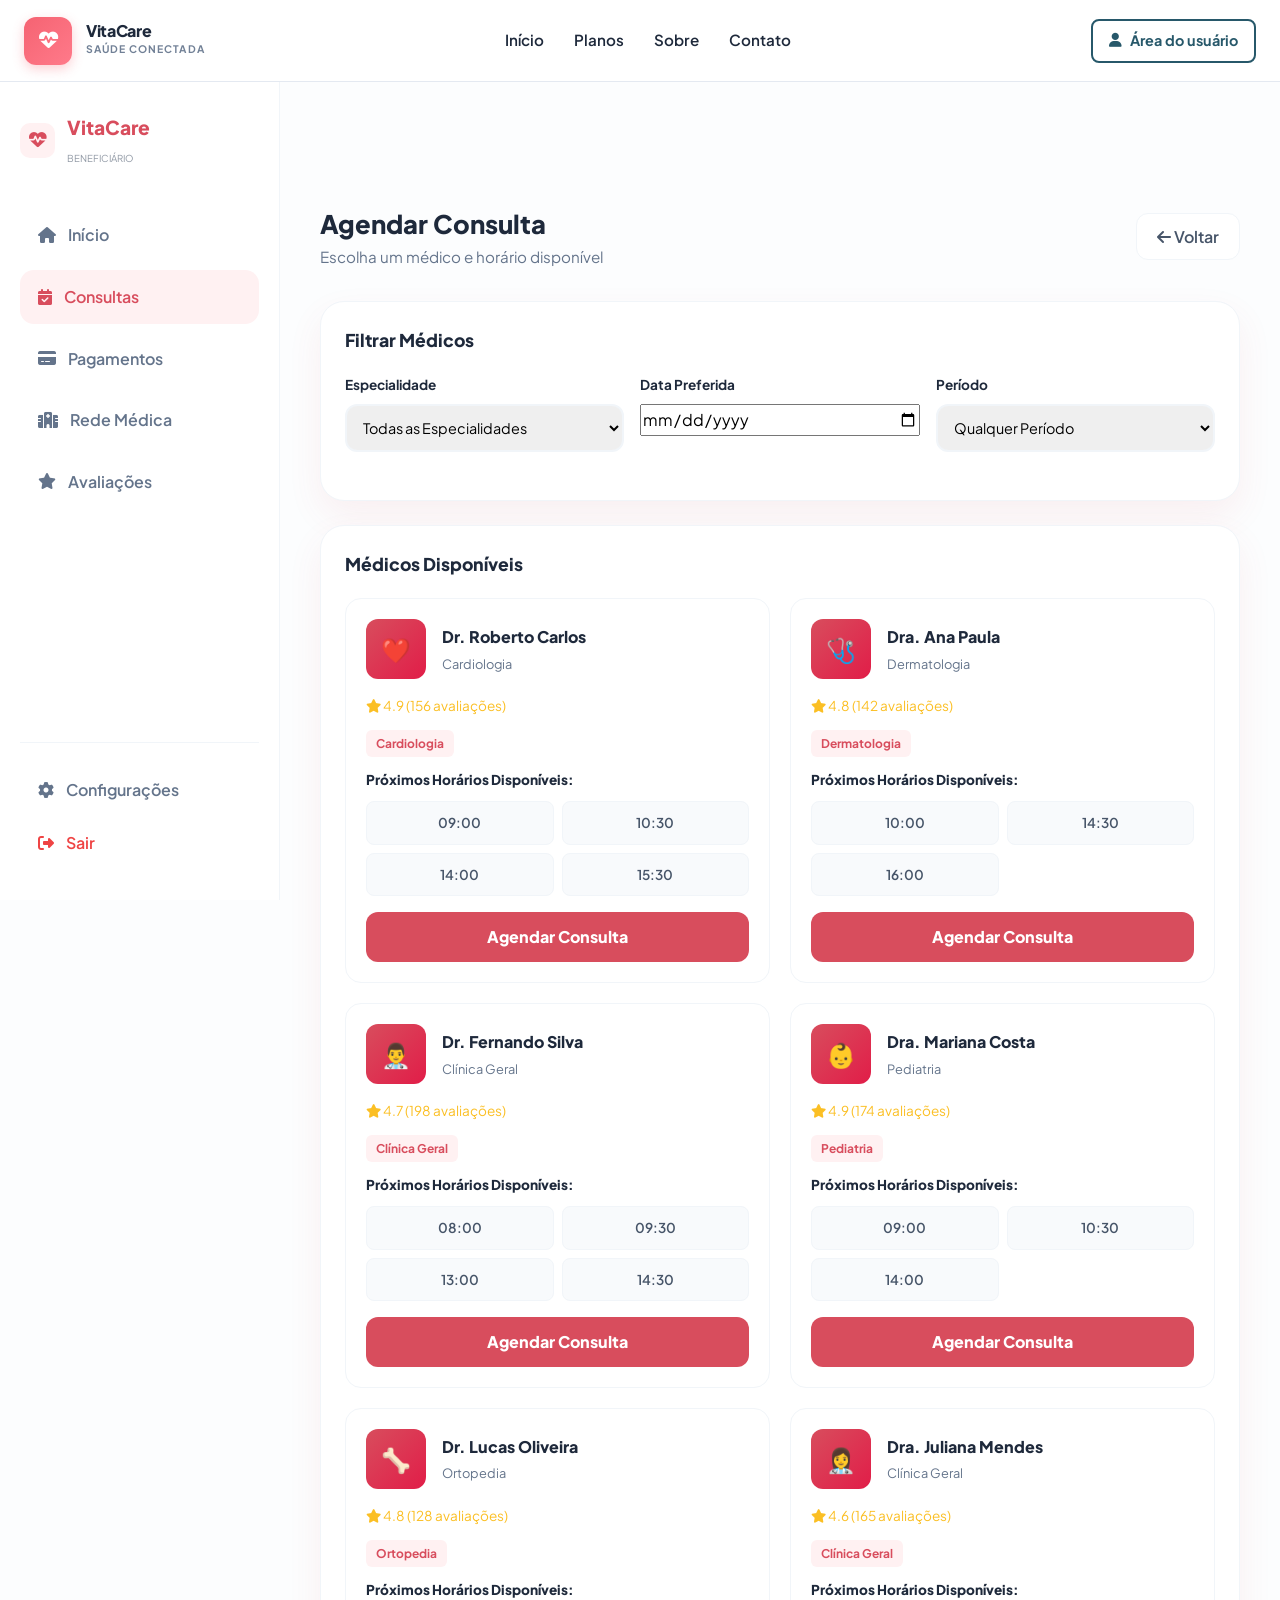
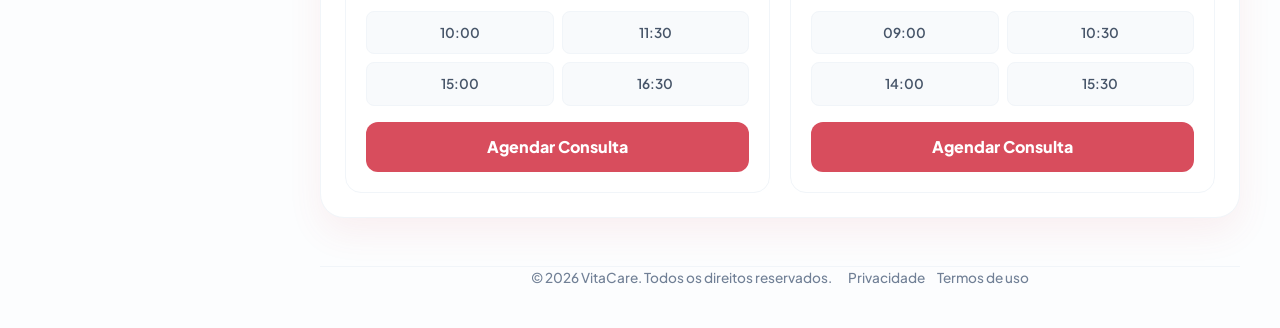
<file: vitacare_consultas_disponibilidade.html>
<!DOCTYPE html>
<html lang="pt-BR">
<head>
  <meta charset="UTF-8" />
  <meta name="viewport" content="width=device-width, initial-scale=1.0" />
  <title>VitaCare | Agendar Consulta</title>
  <link rel="preconnect" href="https://fonts.googleapis.com">
  <link rel="preconnect" href="https://fonts.gstatic.com" crossorigin>
  <link href="https://fonts.googleapis.com/css2?family=Plus+Jakarta+Sans:wght@400;500;600;700;800&display=swap" rel="stylesheet">
  <link rel="stylesheet" href="https://cdnjs.cloudflare.com/ajax/libs/font-awesome/6.4.0/css/all.min.css">
  <link rel="stylesheet" href="css/global.css">
  <link rel="stylesheet" href="css/vitacare_consultas_disponibilidade.css">
</head>
<body>

  <!-- Sidebar -->
  <aside class="sidebar">
    <a href="index.html" class="sidebar-logo">
      <div class="logo-icon"><i class="fa-solid fa-heart-pulse"></i></div>
      <div class="logo-text">
        <span style="font-size: 1.2rem; font-weight: 800; display: block;">VitaCare</span>
        <span style="font-size: 0.6rem; opacity: 0.6; text-transform: uppercase; color: var(--texto-corpo);">Beneficiário</span>
      </div>
    </a>

    <nav class="nav-menu">
      <li class="nav-item"><a href="vitacare_dashboard_usuario.html" class="nav-link"><i class="fa-solid fa-house"></i> <span>Início</span></a></li>
      <li class="nav-item"><a href="vitacare_dashboard_usuario.html" class="nav-link active"><i class="fa-solid fa-calendar-check"></i> <span>Consultas</span></a></li>
      <li class="nav-item"><a href="vitacare_dashboard_usuario.html" class="nav-link"><i class="fa-solid fa-credit-card"></i> <span>Pagamentos</span></a></li>
      <li class="nav-item"><a href="vitacare_dashboard_usuario.html" class="nav-link"><i class="fa-solid fa-hospital"></i> <span>Rede Médica</span></a></li>
      <li class="nav-item"><a href="vitacare_dashboard_usuario.html" class="nav-link"><i class="fa-solid fa-star"></i> <span>Avaliações</span></a></li>
    </nav>

    <div style="padding-top: 20px; border-top: 1px solid var(--borda);">
      <a href="vitacare_dashboard_usuario.html" class="nav-link" style="color: #64748b;"><i class="fa-solid fa-gear"></i> <span>Configurações</span></a>
      <a href="index.html" class="nav-link" style="color: #ef4444;"><i class="fa-solid fa-right-from-bracket"></i> <span>Sair</span></a>
    </div>
  </aside>

  <!-- Main Content -->
  <main class="main-content">
    <header class="header-top">
      <div class="welcome">
        <h1>Agendar Consulta</h1>
        <p>Escolha um médico e horário disponível</p>
      </div>
      <button class="btn-back" type="button" data-back="true"><i class="fa-solid fa-arrow-left"></i> Voltar</button>
    </header>

    <!-- Filtros -->
    <div class="card">
      <div class="card-title">Filtrar Médicos</div>
      <div class="filters">
        <div class="filter-group">
          <label>Especialidade</label>
          <select id="specialtyFilter">
            <option value="">Todas as Especialidades</option>
            <option value="cardiologia">Cardiologia</option>
            <option value="dermatologia">Dermatologia</option>
            <option value="clinica-geral">Clínica Geral</option>
            <option value="pediatria">Pediatria</option>
            <option value="ortopedia">Ortopedia</option>
          </select>
        </div>
        <div class="filter-group">
          <label>Data Preferida</label>
          <input type="date" id="dateFilter">
        </div>
        <div class="filter-group">
          <label>Período</label>
          <select id="periodFilter">
            <option value="">Qualquer Período</option>
            <option value="morning">Manhã (08h - 12h)</option>
            <option value="afternoon">Tarde (13h - 18h)</option>
            <option value="evening">Noite (18h - 21h)</option>
          </select>
        </div>
      </div>
    </div>

    <!-- Médicos Disponíveis -->
    <div class="card">
      <div class="card-title">Médicos Disponíveis</div>
      <div class="doctors-grid" id="doctorsContainer">
        <!-- Preenchido por JavaScript -->
      </div>
    </div>
  </main>
  <script src="js/vitacare_consultas_disponibilidade.js"></script>

  <script src="js/global.js"></script>
  <script src="navbar.js"></script>
</body>
</html>
</file>
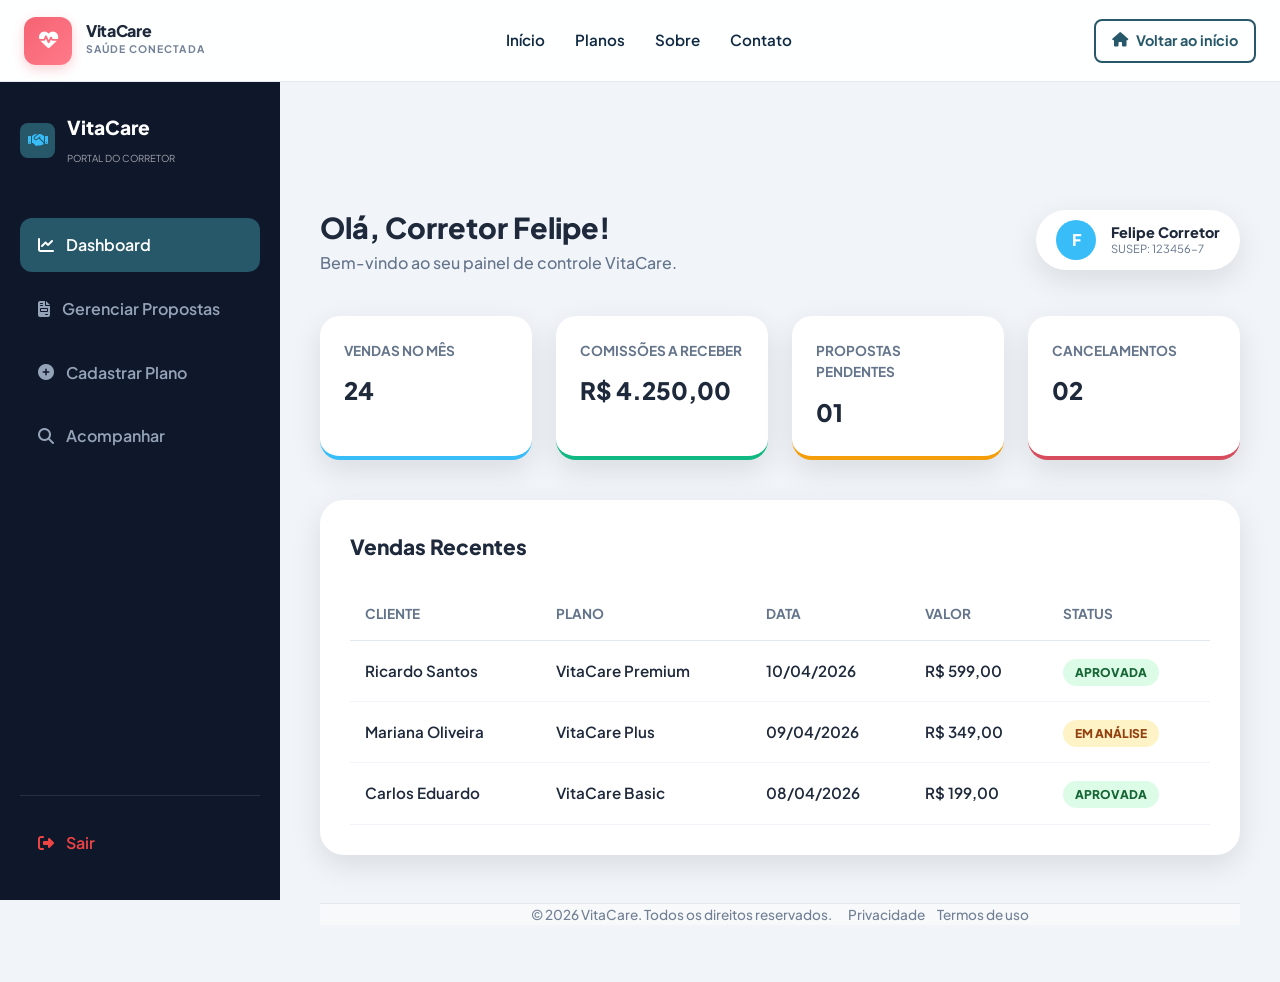
<file: vitacare_dashboard_corretor.html>
<!DOCTYPE html>
<html lang="pt-BR">
<head>
  <meta charset="UTF-8" />
  <meta name="viewport" content="width=device-width, initial-scale=1.0" />
  <title>VitaCare | Portal do Corretor</title>
  <link rel="preconnect" href="https://fonts.googleapis.com">
  <link rel="preconnect" href="https://fonts.gstatic.com" crossorigin>
  <link href="https://fonts.googleapis.com/css2?family=Plus+Jakarta+Sans:wght@400;500;600;700;800&display=swap" rel="stylesheet">
  <link rel="stylesheet" href="https://cdnjs.cloudflare.com/ajax/libs/font-awesome/6.4.0/css/all.min.css">
  <link rel="stylesheet" href="css/global.css">
  <link rel="stylesheet" href="css/vitacare_dashboard_corretor.css">
</head>
<body>

  <!-- Sidebar -->
  <aside class="sidebar">
    <a href="index.html" class="sidebar-logo">
      <div class="logo-icon"><i class="fa-solid fa-handshake"></i></div>
      <div class="logo-text">
        <span style="font-size: 1.2rem; font-weight: 800; display: block;">VitaCare</span>
        <span style="font-size: 0.6rem; opacity: 0.6; text-transform: uppercase;">Portal do Corretor</span>
      </div>
    </a>

    <nav class="nav-menu">
      <li class="nav-item"><a href="#" class="nav-link active" data-section-target="dashboard"><i class="fa-solid fa-chart-line"></i> <span>Dashboard</span></a></li>
      <li class="nav-item"><a href="#" class="nav-link" data-section-target="propostas"><i class="fa-solid fa-file-invoice"></i> <span>Gerenciar Propostas</span></a></li>
      <li class="nav-item"><a href="#" class="nav-link" data-section-target="cadastrar"><i class="fa-solid fa-plus-circle"></i> <span>Cadastrar Plano</span></a></li>
      <li class="nav-item"><a href="#" class="nav-link" data-section-target="acompanhar"><i class="fa-solid fa-magnifying-glass"></i> <span>Acompanhar</span></a></li>
    </nav>

    <div style="padding-top: 20px; border-top: 1px solid rgba(255,255,255,0.1);">
      <a href="index.html" class="nav-link" style="color: #ef4444;"><i class="fa-solid fa-right-from-bracket"></i> <span>Sair</span></a>
    </div>
  </aside>

  <!-- Main Content -->
  <main class="main-content">
    <header class="header-top">
      <div class="welcome">
        <h1>Olá, Corretor Felipe!</h1>
        <p>Bem-vindo ao seu painel de controle VitaCare.</p>
      </div>
      <div class="user-profile">
        <div class="avatar">F</div>
        <div style="line-height: 1;">
          <p style="font-weight: 800; font-size: 0.9rem;">Felipe Corretor</p>
          <span style="font-size: 0.7rem; color: #64748b;">SUSEP: 123456-7</span>
        </div>
      </div>
    </header>

    <!-- Stats -->
    <div class="stats-grid">
      <div class="stat-card blue">
        <p class="stat-label">Vendas no Mês</p>
        <p class="stat-value">24</p>
      </div>
      <div class="stat-card green">
        <p class="stat-label">Comissões a Receber</p>
        <p class="stat-value">R$ 4.250,00</p>
      </div>
      <div class="stat-card orange">
        <p class="stat-label">Propostas Pendentes</p>
        <p class="stat-value" id="propostas-pendentes">08</p>
      </div>
      <div class="stat-card red">
        <p class="stat-label">Cancelamentos</p>
        <p class="stat-value">02</p>
      </div>
    </div>

    <!-- Section: Dashboard -->
    <section id="dashboard" class="dashboard-section active">
      <div class="section-title">Vendas Recentes</div>
      <table>
        <thead>
          <tr>
            <th>Cliente</th>
            <th>Plano</th>
            <th>Data</th>
            <th>Valor</th>
            <th>Status</th>
          </tr>
        </thead>
        <tbody>
          <tr>
            <td>Ricardo Santos</td>
            <td>VitaCare Premium</td>
            <td>10/04/2026</td>
            <td>R$ 599,00</td>
            <td><span class="status-badge status-approved">Aprovada</span></td>
          </tr>
          <tr>
            <td>Mariana Oliveira</td>
            <td>VitaCare Plus</td>
            <td>09/04/2026</td>
            <td>R$ 349,00</td>
            <td><span class="status-badge status-pending">Em Análise</span></td>
          </tr>
          <tr>
            <td>Carlos Eduardo</td>
            <td>VitaCare Basic</td>
            <td>08/04/2026</td>
            <td>R$ 199,00</td>
            <td><span class="status-badge status-approved">Aprovada</span></td>
          </tr>
        </tbody>
      </table>
    </section>

    <!-- Section: Gerenciar Propostas -->
    <section id="propostas" class="dashboard-section">
      <div class="section-title">Gerenciar Todas as Propostas</div>
      <div style="margin-bottom: 20px; display: flex; gap: 10px;">
        <input type="text" placeholder="Buscar por cliente ou CPF..." style="max-width: 300px; padding: 10px;">
        <select style="max-width: 150px; padding: 10px;">
          <option>Todos Status</option>
          <option>Aprovada</option>
          <option>Pendente</option>
        </select>
      </div>
      <table>
        <thead>
          <tr>
            <th>ID</th>
            <th>Cliente</th>
            <th>Plano</th>
            <th>Dependentes</th>
            <th>Status</th>
            <th>Ação</th>
          </tr>
        </thead>
        <tbody id="propostas-table-body">
          <tr>
            <td>#8842</td>
            <td>Ana Beatriz</td>
            <td>Plus</td>
            <td>02</td>
            <td><span class="status-badge status-pending">Aguardando Pagto</span></td>
            <td><a href="#" style="color: var(--azul-primario); font-size: 0.8rem; cursor: pointer;" data-proposta-id="PROP-002" class="proposal-detail-link">Ver Detalhes</a></td>
          </tr>
          <tr>
            <td>#8841</td>
            <td>Lucas Lima</td>
            <td>Basic</td>
            <td>00</td>
            <td><span class="status-badge status-approved">Ativo</span></td>
            <td><a href="#" style="color: var(--azul-primario); font-size: 0.8rem; cursor: pointer;" data-proposta-id="PROP-001" class="proposal-detail-link">Ver Detalhes</a></td>
          </tr>
        </tbody>
      </table>
    </section>

    <!-- Section: Cadastrar Plano -->
    <section id="cadastrar" class="dashboard-section">
      <div class="section-title">Cadastrar Nova Proposta</div>
      <form id="formProposta">
        <div class="form-grid">
          <div class="form-group full">
            <label>Nome Completo do Cliente</label>
            <input type="text" id="nomeCliente" placeholder="Digite o nome completo" required>
          </div>
          <div class="form-group">
            <label>CPF</label>
            <input type="text" id="cpfCliente" placeholder="000.000.000-00" required>
          </div>
          <div class="form-group">
            <label>E-mail</label>
            <input type="email" id="emailCliente" placeholder="cliente@email.com" required>
          </div>
          <div class="form-group">
            <label>Plano Selecionado</label>
            <select id="planoSelecionado" required>
              <option value="">Selecione um plano</option>
              <option value="VitaCare Basic">VitaCare Basic - R$ 199,00</option>
              <option value="VitaCare Plus">VitaCare Plus - R$ 349,00</option>
              <option value="VitaCare Premium">VitaCare Premium - R$ 599,00</option>
            </select>
          </div>
          <div class="form-group">
            <label>Número de Dependentes</label>
            <input type="number" id="dependentes" placeholder="0" min="0" value="0" required>
          </div>
          <div class="form-group">
            <label>Vigência do Plano</label>
            <input type="date" id="vigenciaPlano" required>
          </div>
          <div class="form-group full">
            <label>Observações / Observações Médicas Iniciais</label>
            <textarea id="observacoes" rows="4" placeholder="Alguma observação importante sobre o cliente..."></textarea>
          </div>
        </div>
        <button type="submit" class="btn-submit">Enviar Proposta para Análise</button>
      </form>
    </section>

    <!-- Section: Acompanhar -->
    <section id="acompanhar" class="dashboard-section">
      <div class="section-title">Acompanhar Status de Proposta</div>
      <div style="display: grid; grid-template-columns: 1fr 1fr; gap: 30px;">
        <!-- Coluna de Busca -->
        <div style="max-width: 100%;">
          <h3 style="font-size: 1rem; font-weight: 800; margin-bottom: 16px; color: var(--texto-escuro);">Rastrear Proposta</h3>
          <input type="text" id="buscaProposta" placeholder="Número da Proposta ou CPF" style="margin-bottom: 20px;">
          <button class="btn-submit" type="button" style="width: 100%;" id="buscarPropostaBtn">Buscar Agora</button>
        </div>

        <!-- Coluna de Resultados -->
        <div>
          <h3 style="font-size: 1rem; font-weight: 800; margin-bottom: 16px; color: var(--texto-escuro);">Propostas Enviadas</h3>
          <div id="propostas-acompanhar" style="max-height: 400px; overflow-y: auto;">
            <!-- Preenchido por JavaScript -->
          </div>
        </div>
      </div>
    </section>

  </main>
  <script src="js/vitacare_dashboard_corretor.js"></script>

  <script src="js/global.js"></script>
  <script src="navbar.js"></script>
</body>
</html>
</file>
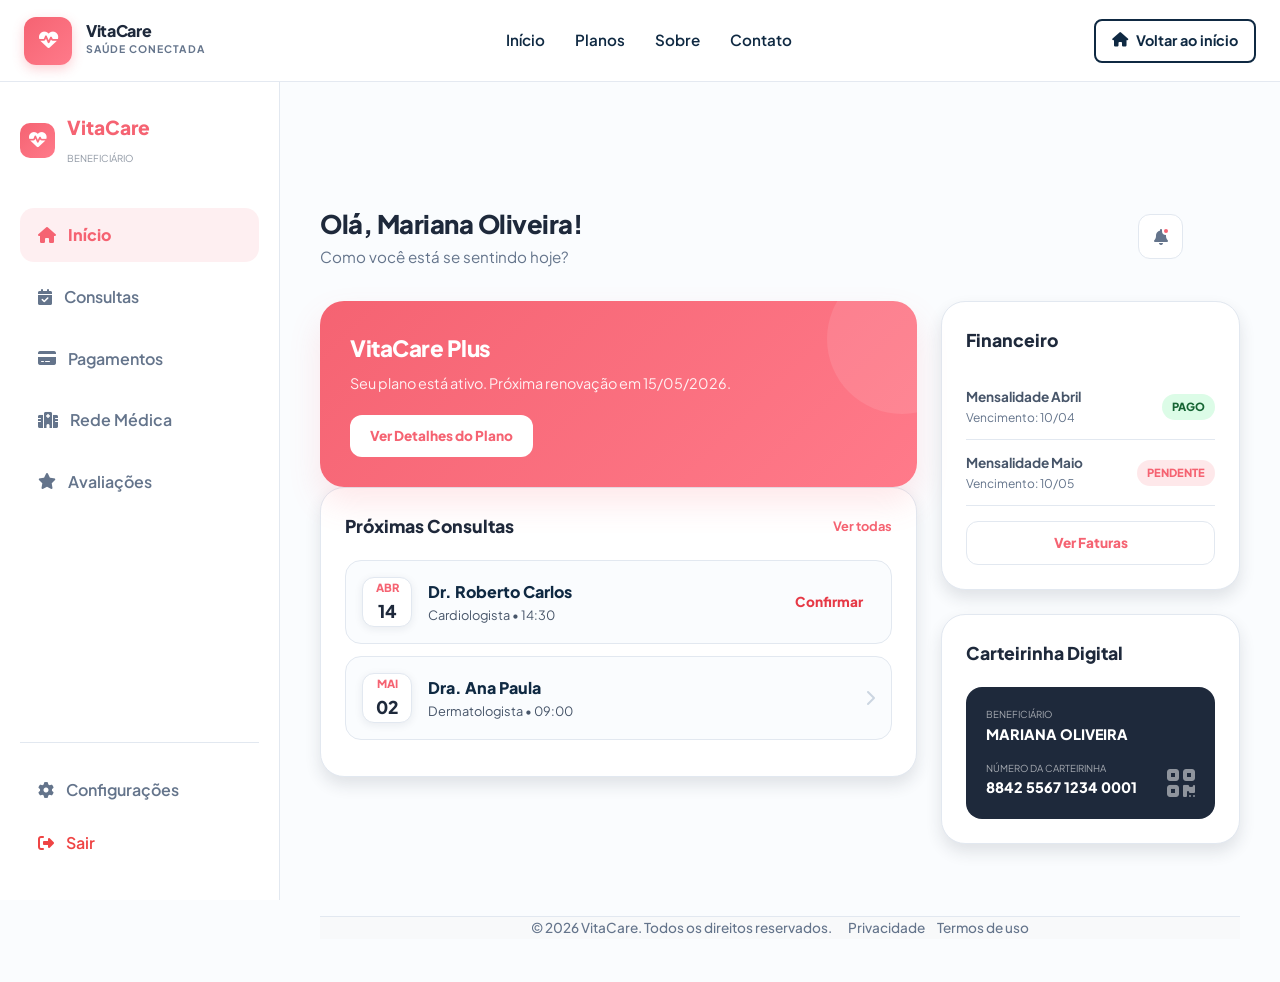
<file: vitacare_dashboard_usuario.html>
<!DOCTYPE html>
<html lang="pt-BR">
<head>
  <meta charset="UTF-8" />
  <meta name="viewport" content="width=device-width, initial-scale=1.0" />
  <title>VitaCare | Meu Painel de Saúde</title>
  <link rel="preconnect" href="https://fonts.googleapis.com">
  <link rel="preconnect" href="https://fonts.gstatic.com" crossorigin>
  <link href="https://fonts.googleapis.com/css2?family=Plus+Jakarta+Sans:wght@400;500;600;700;800&display=swap" rel="stylesheet">
  <link rel="stylesheet" href="https://cdnjs.cloudflare.com/ajax/libs/font-awesome/6.4.0/css/all.min.css">
  <link rel="stylesheet" href="css/global.css">
  <link rel="stylesheet" href="css/vitacare_dashboard_usuario.css">
</head>
<body>

  <!-- Sidebar -->
  <aside class="sidebar">
    <a href="index.html" class="sidebar-logo">
      <div class="logo-icon"><i class="fa-solid fa-heart-pulse"></i></div>
      <div class="logo-text">
        <span style="font-size: 1.2rem; font-weight: 800; display: block;">VitaCare</span>
        <span style="font-size: 0.6rem; opacity: 0.6; text-transform: uppercase; color: var(--texto-corpo);">Beneficiário</span>
      </div>
    </a>

    <nav class="nav-menu">
      <li class="nav-item"><a href="#" class="nav-link active" data-section-target="home"><i class="fa-solid fa-house"></i> <span>Início</span></a></li>
      <li class="nav-item"><a href="#" class="nav-link" data-section-target="consultas"><i class="fa-solid fa-calendar-check"></i> <span>Consultas</span></a></li>
      <li class="nav-item"><a href="#" class="nav-link" data-section-target="pagamentos"><i class="fa-solid fa-credit-card"></i> <span>Pagamentos</span></a></li>
      <li class="nav-item"><a href="#" class="nav-link" data-section-target="rede"><i class="fa-solid fa-hospital"></i> <span>Rede Médica</span></a></li>
      <li class="nav-item"><a href="#" class="nav-link" data-section-target="avaliacoes"><i class="fa-solid fa-star"></i> <span>Avaliações</span></a></li>
    </nav>

    <div style="padding-top: 20px; border-top: 1px solid var(--borda);">
      <a href="vitacare_dashboard_usuario.html" class="nav-link" style="color: #64748b;"><i class="fa-solid fa-gear"></i> <span>Configurações</span></a>
      <a href="index.html" class="nav-link" style="color: #ef4444;"><i class="fa-solid fa-right-from-bracket"></i> <span>Sair</span></a>
    </div>
  </aside>

  <!-- Main Content -->
  <main class="main-content">
    <header class="header-top">
      <div class="welcome">
        <h1>Olá, Mariana Oliveira!</h1>
        <p>Como você está se sentindo hoje?</p>
      </div>
      <div class="user-profile">
        <div class="notification-btn">
          <i class="fa-solid fa-bell"></i>
          <div class="notification-dot"></div>
        </div>
        <div style="width: 45px; height: 45px; border-radius: 14px; background: url('https://images.unsplash.com/photo-1494790108377-be9c29b29330?auto=format&fit=crop&w=100&q=80') center/cover;"></div>
      </div>
    </header>

    <!-- Section: Home -->
    <div id="home" class="dashboard-section active">
      <div class="dashboard-grid">
        <div class="left-col">
          <div class="plan-info">
            <h2>VitaCare Plus</h2>
            <p>Seu plano está ativo. Próxima renovação em 15/05/2026.</p>
            <button class="btn-white" type="button" data-nav="vitacare_detalhes_plano.html?plan=plus">Ver Detalhes do Plano</button>
          </div>

          <div class="card">
            <div class="card-title">
              Próximas Consultas
              <a href="#" data-open-section="consultas">Ver todas</a>
            </div>
            <div class="appointment-item">
              <div class="date-badge"><span>ABR</span><span>14</span></div>
              <div style="flex-grow: 1;">
                <p style="font-weight: 800; color: var(--texto-titulo);">Dr. Roberto Carlos</p>
                <p style="font-size: 0.8rem;">Cardiologista • 14:30</p>
              </div>
              <button class="btn-white" type="button" style="background: var(--vermelho-suave); color: var(--vermelho-vibrante); padding: 8px 12px;" data-toast-type="success" data-toast-title="Consulta confirmada" data-toast-message="Sua consulta foi confirmada com sucesso.">Confirmar</button>
            </div>
            <div class="appointment-item">
              <div class="date-badge"><span>MAI</span><span>02</span></div>
              <div style="flex-grow: 1;">
                <p style="font-weight: 800; color: var(--texto-titulo);">Dra. Ana Paula</p>
                <p style="font-size: 0.8rem;">Dermatologista • 09:00</p>
              </div>
              <i class="fa-solid fa-chevron-right" style="color: #cbd5e1;"></i>
            </div>
          </div>
        </div>

        <div class="right-col">
          <div class="card">
            <div class="card-title">Financeiro</div>
            <div class="payment-item">
              <div>
                <p style="font-size: 0.85rem; font-weight: 700;">Mensalidade Abril</p>
                <p style="font-size: 0.75rem; color: #64748b;">Vencimento: 10/04</p>
              </div>
              <span class="payment-status status-paid">Pago</span>
            </div>
            <div class="payment-item">
              <div>
                <p style="font-size: 0.85rem; font-weight: 700;">Mensalidade Maio</p>
                <p style="font-size: 0.75rem; color: #64748b;">Vencimento: 10/05</p>
              </div>
              <span class="payment-status status-pending">Pendente</span>
            </div>
            <button class="btn-white" type="button" style="width: 100%; margin-top: 15px; border: 1px solid var(--borda);" data-open-section="pagamentos">Ver Faturas</button>
          </div>

          <div class="card">
            <div class="card-title">Carteirinha Digital</div>
            <div style="background: #1e293b; border-radius: 16px; padding: 20px; color: white; position: relative;">
              <p style="font-size: 0.6rem; text-transform: uppercase; opacity: 0.6;">Beneficiário</p>
              <p style="font-weight: 800; font-size: 0.9rem; margin-bottom: 15px;">MARIANA OLIVEIRA</p>
              <p style="font-size: 0.6rem; text-transform: uppercase; opacity: 0.6;">Número da Carteirinha</p>
              <p style="font-weight: 800; font-size: 0.9rem;">8842 5567 1234 0001</p>
              <i class="fa-solid fa-qrcode" style="position: absolute; bottom: 20px; right: 20px; font-size: 2rem; opacity: 0.5;"></i>
            </div>
          </div>
        </div>
      </div>
    </div>

    <!-- Section: Consultas -->
    <div id="consultas" class="dashboard-section">
      <div class="card">
        <div class="card-title">Gerenciar Consultas</div>
        <p style="margin-bottom: 20px; color: var(--texto-corpo);">Agende, confirme ou cancele suas consultas médicas.</p>
        <button class="btn-white" type="button" style="background: var(--vermelho-vibrante); color: white; width: 100%; padding: 14px; border: none; cursor: pointer; font-weight: 800;" data-nav="vitacare_consultas_disponibilidade.html">
          <i class="fa-solid fa-plus"></i> Agendar Nova Consulta
        </button>
      </div>

      <div class="card">
        <div class="card-title">Próximas Consultas Agendadas</div>
        <div class="appointment-item">
          <div class="date-badge"><span>ABR</span><span>14</span></div>
          <div style="flex-grow: 1;">
            <p style="font-weight: 800; color: var(--texto-titulo);">Dr. Roberto Carlos</p>
            <p style="font-size: 0.8rem;">Cardiologista • 14:30</p>
            <p style="font-size: 0.75rem; color: #64748b; margin-top: 4px;">Local: Hospital São Luiz - Av. Paulista</p>
          </div>
          <button class="btn-white" type="button" style="background: var(--vermelho-suave); color: var(--vermelho-vibrante); padding: 8px 12px; cursor: pointer;" data-toast-type="success" data-toast-title="Consulta confirmada" data-toast-message="Sua presença foi confirmada.">Confirmar</button>
        </div>
        <div class="appointment-item">
          <div class="date-badge"><span>MAI</span><span>02</span></div>
          <div style="flex-grow: 1;">
            <p style="font-weight: 800; color: var(--texto-titulo);">Dra. Ana Paula</p>
            <p style="font-size: 0.8rem;">Dermatologista • 09:00</p>
            <p style="font-size: 0.75rem; color: #64748b; margin-top: 4px;">Local: Clínica Derma Plus - Rua Augusta</p>
          </div>
          <button class="btn-white" type="button" style="background: #f1f5f9; color: var(--texto-corpo); padding: 8px 12px; cursor: pointer;" data-toast-type="warning" data-toast-title="Consulta cancelada" data-toast-message="O agendamento foi cancelado.">Cancelar</button>
        </div>
      </div>

      <div class="card">
        <div class="card-title">Consultas Realizadas</div>
        <div class="appointment-item">
          <div class="date-badge"><span>MAR</span><span>20</span></div>
          <div style="flex-grow: 1;">
            <p style="font-weight: 800; color: var(--texto-titulo);">Dr. Fernando Silva</p>
            <p style="font-size: 0.8rem;">Clínico Geral • 10:00</p>
            <p style="font-size: 0.75rem; color: #64748b; margin-top: 4px;"><i class="fa-solid fa-check-circle" style="color: #10b981;"></i> Consulta realizada</p>
          </div>
        </div>
      </div>
    </div>

    <!-- Section: Pagamentos -->
    <div id="pagamentos" class="dashboard-section">
      <div class="card">
        <div class="card-title">Histórico de Pagamentos</div>
        
        <div class="payment-section">
          <h3><i class="fa-solid fa-exclamation-circle" style="color: var(--vermelho-vibrante);"></i> Pagamentos Pendentes</h3>
          <div class="payment-list">
            <div class="payment-item" style="padding: 16px; background: #fff1f2; border-radius: 12px; border-bottom: none;">
              <div>
                <p style="font-size: 0.85rem; font-weight: 700;">Mensalidade Maio 2026</p>
                <p style="font-size: 0.75rem; color: #64748b;">Vencimento: 10/05/2026</p>
              </div>
              <div style="text-align: right;">
                <p style="font-size: 0.9rem; font-weight: 800; color: var(--vermelho-vibrante);">R$ 349,00</p>
                <button class="btn-white" type="button" style="background: var(--vermelho-vibrante); color: white; padding: 6px 12px; margin-top: 8px; cursor: pointer;" data-toast-type="warning" data-toast-title="Pagamento" data-toast-message="Redirecionamento de pagamento simulado no protótipo.">Pagar Agora</button>
              </div>
            </div>
          </div>
        </div>

        <div class="payment-section">
          <h3><i class="fa-solid fa-calendar-check" style="color: #10b981;"></i> Próximos Pagamentos</h3>
          <div class="payment-list">
            <div class="payment-item" style="padding: 16px; background: #f0fdf4; border-radius: 12px; border-bottom: none;">
              <div>
                <p style="font-size: 0.85rem; font-weight: 700;">Mensalidade Junho 2026</p>
                <p style="font-size: 0.75rem; color: #64748b;">Vencimento: 10/06/2026</p>
              </div>
              <div style="text-align: right;">
                <p style="font-size: 0.9rem; font-weight: 800; color: #10b981;">R$ 349,00</p>
                <span class="payment-status status-paid">Agendado</span>
              </div>
            </div>
            <div class="payment-item" style="padding: 16px; background: #f0fdf4; border-radius: 12px; border-bottom: none; margin-top: 12px;">
              <div>
                <p style="font-size: 0.85rem; font-weight: 700;">Mensalidade Julho 2026</p>
                <p style="font-size: 0.75rem; color: #64748b;">Vencimento: 10/07/2026</p>
              </div>
              <div style="text-align: right;">
                <p style="font-size: 0.9rem; font-weight: 800; color: #10b981;">R$ 349,00</p>
                <span class="payment-status status-paid">Agendado</span>
              </div>
            </div>
          </div>
        </div>

        <div class="payment-section">
          <h3><i class="fa-solid fa-check-circle" style="color: #10b981;"></i> Pagamentos Realizados</h3>
          <div class="payment-list">
            <div class="payment-item">
              <div>
                <p style="font-size: 0.85rem; font-weight: 700;">Mensalidade Abril 2026</p>
                <p style="font-size: 0.75rem; color: #64748b;">Pago em: 05/04/2026</p>
              </div>
              <span class="payment-status status-paid">Pago</span>
            </div>
            <div class="payment-item">
              <div>
                <p style="font-size: 0.85rem; font-weight: 700;">Mensalidade Março 2026</p>
                <p style="font-size: 0.75rem; color: #64748b;">Pago em: 02/03/2026</p>
              </div>
              <span class="payment-status status-paid">Pago</span>
            </div>
            <div class="payment-item">
              <div>
                <p style="font-size: 0.85rem; font-weight: 700;">Mensalidade Fevereiro 2026</p>
                <p style="font-size: 0.75rem; color: #64748b;">Pago em: 01/02/2026</p>
              </div>
              <span class="payment-status status-paid">Pago</span>
            </div>
          </div>
        </div>
      </div>
    </div>

    <!-- Section: Rede Médica -->
    <div id="rede" class="dashboard-section">
      <div class="card">
        <div class="card-title">Hospitais e Parceiros Próximos</div>
        <div class="partner-list">
          <div class="partner-card">
            <i class="fa-solid fa-hospital-user"></i>
            <p style="font-weight: 800; font-size: 0.9rem;">Hospital São Luiz</p>
            <p style="font-size: 0.75rem;">A 2.5km de você</p>
            <span class="status-badge status-approved" style="font-size: 0.6rem; margin-top: 5px; display: inline-block;">Pronto Atendimento 24h</span>
          </div>
          <div class="partner-card">
            <i class="fa-solid fa-microscope"></i>
            <p style="font-weight: 800; font-size: 0.9rem;">Laboratório Fleury</p>
            <p style="font-size: 0.75rem;">Unidade Jardins</p>
            <span class="status-badge status-approved" style="font-size: 0.6rem; margin-top: 5px; display: inline-block;">Exames de Imagem</span>
          </div>
          <div class="partner-card">
            <i class="fa-solid fa-pills"></i>
            <p style="font-weight: 800; font-size: 0.9rem;">Droga Raia</p>
            <p style="font-size: 0.75rem;">Desconto de até 40%</p>
          </div>
          <div class="partner-card">
            <i class="fa-solid fa-dumbbell"></i>
            <p style="font-weight: 800; font-size: 0.9rem;">Smart Fit</p>
            <p style="font-size: 0.75rem;">Parceiro Bem-Estar</p>
          </div>
        </div>
      </div>
    </div>

    <!-- Section: Avaliações -->
    <div id="avaliacoes" class="dashboard-section">
      <div class="card">
        <div class="card-title">Minhas Avaliações</div>
        <div class="review-item">
          <div class="stars"><i class="fa-solid fa-star"></i><i class="fa-solid fa-star"></i><i class="fa-solid fa-star"></i><i class="fa-solid fa-star"></i><i class="fa-solid fa-star"></i></div>
          <p style="font-weight: 800; font-size: 0.9rem;">Dr. Roberto Carlos (Cardiologia)</p>
          <p style="font-size: 0.85rem; color: #64748b;">"Atendimento excelente, muito atencioso e explicou tudo com calma."</p>
          <p style="font-size: 0.7rem; margin-top: 5px;">Avaliado em 10/03/2026</p>
        </div>
        <div class="review-item">
          <div class="stars"><i class="fa-solid fa-star"></i><i class="fa-solid fa-star"></i><i class="fa-solid fa-star"></i><i class="fa-solid fa-star"></i><i class="fa-regular fa-star"></i></div>
          <p style="font-weight: 800; font-size: 0.9rem;">Hospital São Luiz (Pronto Socorro)</p>
          <p style="font-size: 0.85rem; color: #64748b;">"Um pouco de demora na triagem, mas os médicos são ótimos."</p>
          <p style="font-size: 0.7rem; margin-top: 5px;">Avaliado em 15/02/2026</p>
        </div>
        <button class="btn-submit" type="button" style="background: var(--vermelho-vibrante); color: white; width: 100%; border: none; padding: 15px; border-radius: 14px; font-weight: 800; cursor: pointer;" data-toast-type="success" data-toast-title="Avaliação" data-toast-message="Fluxo de avaliação iniciado no protótipo.">Avaliar Novo Atendimento</button>
      </div>
    </div>

  </main>
  <script src="js/vitacare_dashboard_usuario.js"></script>

  <script src="js/global.js"></script>
  <script src="navbar.js"></script>
</body>
</html>
</file>
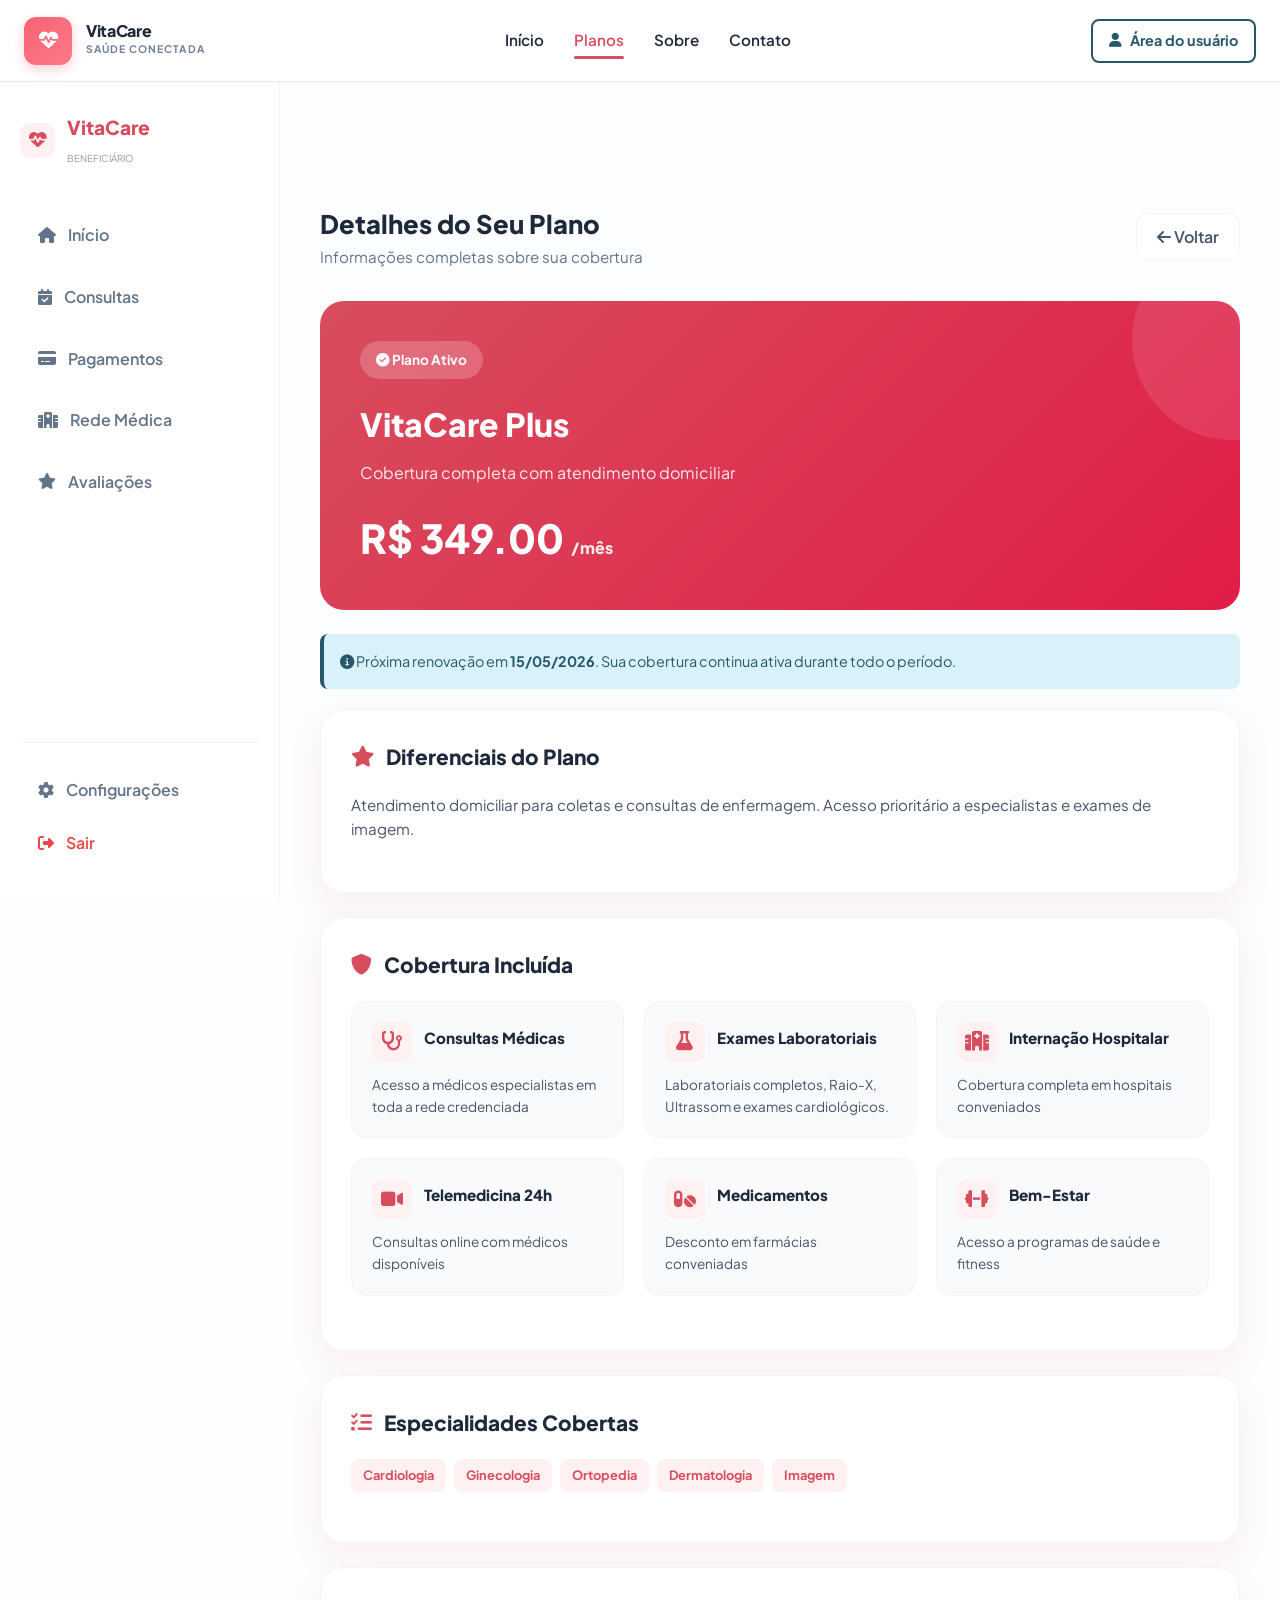
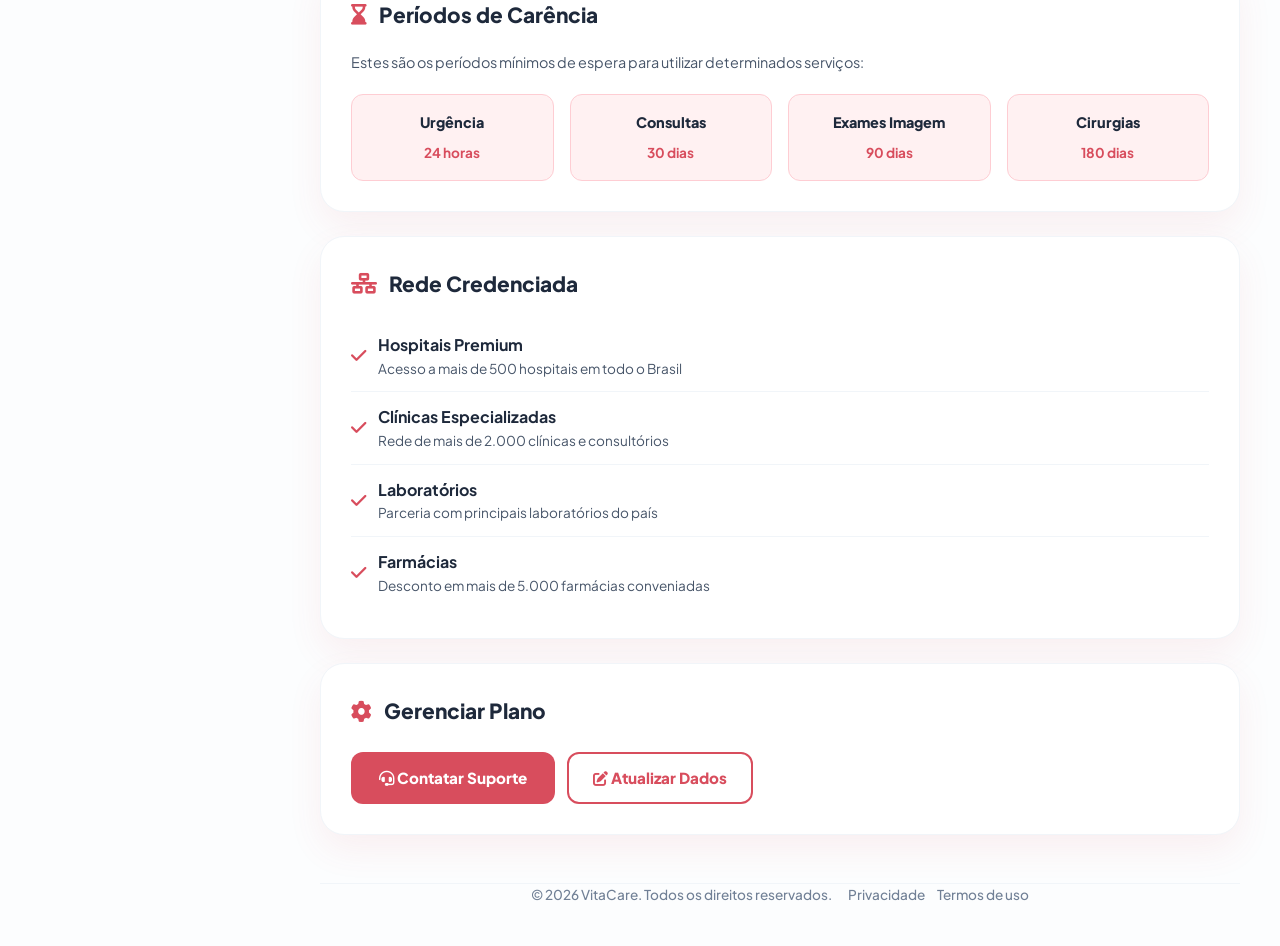
<file: vitacare_detalhes_plano.html>
<!DOCTYPE html>
<html lang="pt-BR">
<head>
  <meta charset="UTF-8" />
  <meta name="viewport" content="width=device-width, initial-scale=1.0" />
  <title>VitaCare | Detalhes do Plano</title>
  <link rel="preconnect" href="https://fonts.googleapis.com">
  <link rel="preconnect" href="https://fonts.gstatic.com" crossorigin>
  <link href="https://fonts.googleapis.com/css2?family=Plus+Jakarta+Sans:wght@400;500;600;700;800&display=swap" rel="stylesheet">
  <link rel="stylesheet" href="https://cdnjs.cloudflare.com/ajax/libs/font-awesome/6.4.0/css/all.min.css">
  <link rel="stylesheet" href="css/global.css">
  <link rel="stylesheet" href="css/vitacare_detalhes_plano.css">
</head>
<body>

  <!-- Sidebar -->
  <aside class="sidebar">
    <a href="index.html" class="sidebar-logo">
      <div class="logo-icon"><i class="fa-solid fa-heart-pulse"></i></div>
      <div class="logo-text">
        <span style="font-size: 1.2rem; font-weight: 800; display: block;">VitaCare</span>
        <span style="font-size: 0.6rem; opacity: 0.6; text-transform: uppercase; color: var(--texto-corpo);">Beneficiário</span>
      </div>
    </a>

    <nav class="nav-menu">
      <li class="nav-item"><a href="vitacare_dashboard_usuario.html" class="nav-link"><i class="fa-solid fa-house"></i> <span>Início</span></a></li>
      <li class="nav-item"><a href="vitacare_dashboard_usuario.html" class="nav-link"><i class="fa-solid fa-calendar-check"></i> <span>Consultas</span></a></li>
      <li class="nav-item"><a href="vitacare_dashboard_usuario.html" class="nav-link"><i class="fa-solid fa-credit-card"></i> <span>Pagamentos</span></a></li>
      <li class="nav-item"><a href="vitacare_dashboard_usuario.html" class="nav-link"><i class="fa-solid fa-hospital"></i> <span>Rede Médica</span></a></li>
      <li class="nav-item"><a href="vitacare_dashboard_usuario.html" class="nav-link"><i class="fa-solid fa-star"></i> <span>Avaliações</span></a></li>
    </nav>

    <div style="padding-top: 20px; border-top: 1px solid var(--borda);">
      <a href="vitacare_dashboard_usuario.html" class="nav-link" style="color: #64748b;"><i class="fa-solid fa-gear"></i> <span>Configurações</span></a>
      <a href="index.html" class="nav-link" style="color: #ef4444;"><i class="fa-solid fa-right-from-bracket"></i> <span>Sair</span></a>
    </div>
  </aside>

  <!-- Main Content -->
  <main class="main-content">
    <header class="header-top">
      <div class="welcome">
        <h1>Detalhes do Seu Plano</h1>
        <p>Informações completas sobre sua cobertura</p>
      </div>
      <button class="btn-back" type="button" data-back="true"><i class="fa-solid fa-arrow-left"></i> Voltar</button>
    </header>

    <!-- Plan Header -->
    <div class="plan-header">
      <span class="plan-status"><i class="fa-solid fa-check-circle"></i> Plano Ativo</span>
      <h2 id="planName">VitaCare Plus</h2>
      <p id="planDescription">Seu plano está ativo e oferece cobertura completa</p>
      <div class="plan-price">R$ <span id="planPrice">349,00</span> <span style="font-size: 1rem; opacity: 0.9;">/mês</span></div>
    </div>

    <!-- Info Box -->
    <div class="info-box">
      <p><i class="fa-solid fa-info-circle"></i> Próxima renovação em <strong>15/05/2026</strong>. Sua cobertura continua ativa durante todo o período.</p>
    </div>

    <!-- Diferenciais -->
    <div class="card">
      <div class="section-title">
        <i class="fa-solid fa-star"></i> Diferenciais do Plano
      </div>
      <p id="planDiferencial" style="font-size: 0.95rem; line-height: 1.6; color: var(--texto-corpo); margin-bottom: 20px;"></p>
    </div>

    <!-- Cobertura -->
    <div class="card">
      <div class="section-title">
        <i class="fa-solid fa-shield"></i> Cobertura Incluída
      </div>
      <div class="features-grid">
        <div class="feature-card">
          <div style="display: flex; align-items: center; gap: 12px; margin-bottom: 12px;">
            <div class="feature-icon"><i class="fa-solid fa-stethoscope"></i></div>
            <h4>Consultas Médicas</h4>
          </div>
          <p>Acesso a médicos especialistas em toda a rede credenciada</p>
        </div>
        <div class="feature-card">
          <div style="display: flex; align-items: center; gap: 12px; margin-bottom: 12px;">
            <div class="feature-icon"><i class="fa-solid fa-flask"></i></div>
            <h4>Exames Laboratoriais</h4>
          </div>
          <p id="planExames">Laboratoriais completos e de imagem</p>
        </div>
        <div class="feature-card">
          <div style="display: flex; align-items: center; gap: 12px; margin-bottom: 12px;">
            <div class="feature-icon"><i class="fa-solid fa-hospital"></i></div>
            <h4>Internação Hospitalar</h4>
          </div>
          <p>Cobertura completa em hospitais conveniados</p>
        </div>
        <div class="feature-card">
          <div style="display: flex; align-items: center; gap: 12px; margin-bottom: 12px;">
            <div class="feature-icon"><i class="fa-solid fa-video"></i></div>
            <h4>Telemedicina 24h</h4>
          </div>
          <p>Consultas online com médicos disponíveis</p>
        </div>
        <div class="feature-card">
          <div style="display: flex; align-items: center; gap: 12px; margin-bottom: 12px;">
            <div class="feature-icon"><i class="fa-solid fa-pills"></i></div>
            <h4>Medicamentos</h4>
          </div>
          <p>Desconto em farmácias conveniadas</p>
        </div>
        <div class="feature-card">
          <div style="display: flex; align-items: center; gap: 12px; margin-bottom: 12px;">
            <div class="feature-icon"><i class="fa-solid fa-dumbbell"></i></div>
            <h4>Bem-Estar</h4>
          </div>
          <p>Acesso a programas de saúde e fitness</p>
        </div>
      </div>
    </div>

    <!-- Especialidades -->
    <div class="card">
      <div class="section-title">
        <i class="fa-solid fa-list-check"></i> Especialidades Cobertas
      </div>
      <div class="tags" id="planTags">
        <!-- Preenchido por JavaScript -->
      </div>
    </div>

    <!-- Carências -->
    <div class="card">
      <div class="section-title">
        <i class="fa-solid fa-hourglass-end"></i> Períodos de Carência
      </div>
      <p style="font-size: 0.9rem; color: var(--texto-corpo); margin-bottom: 20px;">Estes são os períodos mínimos de espera para utilizar determinados serviços:</p>
      <div class="carencias-grid" id="planCarencias">
        <!-- Preenchido por JavaScript -->
      </div>
    </div>

    <!-- Rede Credenciada -->
    <div class="card">
      <div class="section-title">
        <i class="fa-solid fa-network-wired"></i> Rede Credenciada
      </div>
      <ul class="coverage-list">
        <li class="coverage-item">
          <i class="fa-solid fa-check"></i>
          <div>
            <p style="font-weight: 700; color: var(--texto-titulo);">Hospitais Premium</p>
            <p style="font-size: 0.85rem;">Acesso a mais de 500 hospitais em todo o Brasil</p>
          </div>
        </li>
        <li class="coverage-item">
          <i class="fa-solid fa-check"></i>
          <div>
            <p style="font-weight: 700; color: var(--texto-titulo);">Clínicas Especializadas</p>
            <p style="font-size: 0.85rem;">Rede de mais de 2.000 clínicas e consultórios</p>
          </div>
        </li>
        <li class="coverage-item">
          <i class="fa-solid fa-check"></i>
          <div>
            <p style="font-weight: 700; color: var(--texto-titulo);">Laboratórios</p>
            <p style="font-size: 0.85rem;">Parceria com principais laboratórios do país</p>
          </div>
        </li>
        <li class="coverage-item">
          <i class="fa-solid fa-check"></i>
          <div>
            <p style="font-weight: 700; color: var(--texto-titulo);">Farmácias</p>
            <p style="font-size: 0.85rem;">Desconto em mais de 5.000 farmácias conveniadas</p>
          </div>
        </li>
      </ul>
    </div>

    <!-- Ações -->
    <div class="card">
      <div class="section-title">
        <i class="fa-solid fa-cog"></i> Gerenciar Plano
      </div>
      <div class="actions">
        <button class="btn-action" type="button" data-toast-type="success" data-toast-title="Suporte acionado" data-toast-message="A equipe VitaCare entrará em contato em breve."><i class="fa-solid fa-headset"></i> Contatar Suporte</button>
        <button class="btn-secondary" type="button" data-toast-type="warning" data-toast-title="Atualização solicitada" data-toast-message="Você será direcionado para revisar seus dados cadastrais."><i class="fa-solid fa-edit"></i> Atualizar Dados</button>
      </div>
    </div>
  </main>
  <script src="js/vitacare_detalhes_plano.js"></script>

  <script src="js/global.js"></script>
  <script src="navbar.js"></script>
</body>
</html>
</file>
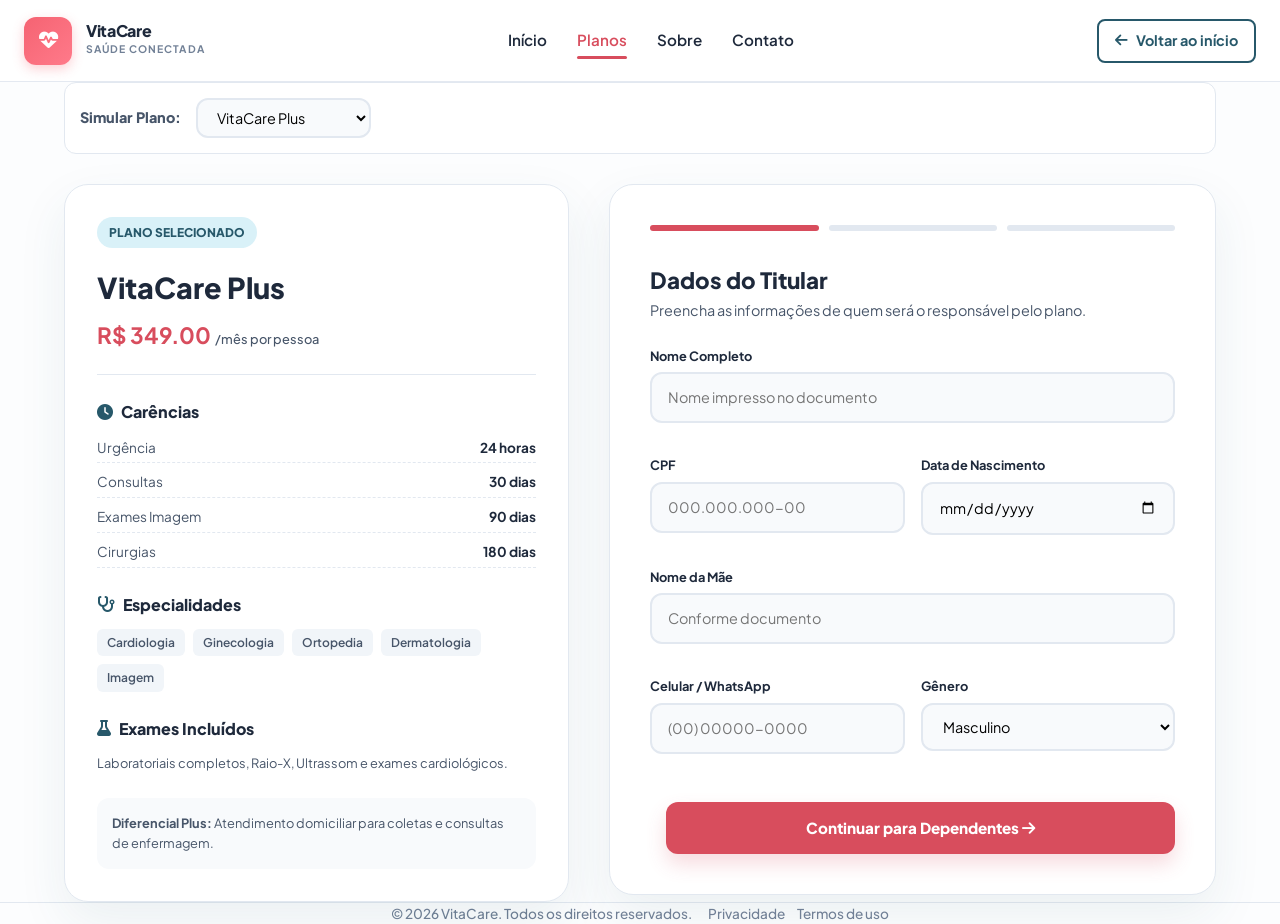
<file: vitacare_inscricao_detalhada.html>
<!DOCTYPE html>
<html lang="pt-BR">
<head>
  <meta charset="UTF-8" />
  <meta name="viewport" content="width=device-width, initial-scale=1.0" />
  <title>VitaCare | Checkout Inteligente</title>
  <link rel="preconnect" href="https://fonts.googleapis.com">
  <link rel="preconnect" href="https://fonts.gstatic.com" crossorigin>
  <link href="https://fonts.googleapis.com/css2?family=Plus+Jakarta+Sans:wght@400;500;600;700;800&display=swap" rel="stylesheet">
  <link rel="stylesheet" href="https://cdnjs.cloudflare.com/ajax/libs/font-awesome/6.4.0/css/all.min.css">
  <link rel="stylesheet" href="css/global.css">
  <link rel="stylesheet" href="css/vitacare_inscricao_detalhada.css">
</head>
<body>


  <main class="container">
    <!-- Seletor de Plano para demonstração -->
    <div style="background: white; padding: 15px; border-radius: 12px; margin-bottom: 30px; border: 1px solid var(--borda); display: flex; align-items: center; gap: 15px;">
      <span style="font-weight: 800; font-size: 0.9rem;">Simular Plano:</span>
      <select id="plan-selector" data-plan-selector="true" style="width: auto; padding: 8px 15px;">
        <option value="basic">VitaCare Basic</option>
        <option value="plus" selected>VitaCare Plus</option>
        <option value="premium">VitaCare Premium</option>
      </select>
    </div>

    <div class="checkout-grid">
      
      <!-- Detalhes Dinâmicos do Plano -->
      <aside class="plan-details-card">
        <span class="plan-badge">Plano Selecionado</span>
        <h2 class="plan-title" id="display-plan-name">VitaCare Plus</h2>
        <p class="plan-price-summary" id="display-plan-price">R$ 349,00 <span style="font-size: 0.8rem; color: var(--texto-corpo); font-weight: 500;">/mês por pessoa</span></p>

        <div class="detail-section">
          <h3><i class="fa-solid fa-clock"></i> Carências</h3>
          <div class="detail-list" id="display-carencias">
            <!-- Inserido via JS -->
          </div>
        </div>

        <div class="detail-section">
          <h3><i class="fa-solid fa-stethoscope"></i> Especialidades</h3>
          <div class="coverage-tags" id="display-tags">
            <!-- Inserido via JS -->
          </div>
        </div>

        <div class="detail-section">
          <h3><i class="fa-solid fa-flask"></i> Exames Incluídos</h3>
          <p style="font-size: 0.8rem; margin-bottom: 8px;" id="display-exames">Carregando...</p>
        </div>

        <div style="background: #f8fafc; padding: 15px; border-radius: 12px; font-size: 0.8rem;">
          <p id="display-diferencial">Carregando diferencial...</p>
        </div>
      </aside>

      <!-- Formulário de Inscrição -->
      <section class="enrollment-form">
        <div class="step-indicator">
          <div class="step active" id="step-dot-1"></div>
          <div class="step" id="step-dot-2"></div>
          <div class="step" id="step-dot-3"></div>
        </div>

        <!-- Etapa 1: Dados do Titular -->
        <div class="form-section active" id="section-1">
          <div class="section-header">
            <h2>Dados do Titular</h2>
            <p style="font-size: 0.9rem;">Preencha as informações de quem será o responsável pelo plano.</p>
          </div>
          <div class="form-grid">
            <div class="form-group full">
              <label>Nome Completo</label>
              <input type="text" placeholder="Nome impresso no documento">
            </div>
            <div class="form-group">
              <label>CPF</label>
              <input type="text" placeholder="000.000.000-00">
            </div>
            <div class="form-group">
              <label>Data de Nascimento</label>
              <input type="date">
            </div>
            <div class="form-group full">
              <label>Nome da Mãe</label>
              <input type="text" placeholder="Conforme documento">
            </div>
            <div class="form-group">
              <label>Celular / WhatsApp</label>
              <input type="text" placeholder="(00) 00000-0000">
            </div>
            <div class="form-group">
              <label>Gênero</label>
              <select>
                <option>Masculino</option>
                <option>Feminino</option>
                <option>Prefiro não dizer</option>
              </select>
            </div>
          </div>
          <div class="form-actions">
            <div></div> <!-- Espaçador -->
            <button class="btn btn-next" type="button" data-step="2">Continuar para Dependentes <i class="fa-solid fa-arrow-right"></i></button>
          </div>
        </div>

        <!-- Etapa 2: Dependentes -->
        <div class="form-section" id="section-2">
          <div class="section-header">
            <h2>Dependentes</h2>
            <p style="font-size: 0.9rem;">Deseja incluir familiares no seu plano? (Opcional)</p>
          </div>
          
          <div id="dependents-container"></div>

          <div class="add-dependent-btn" id="addDependentBtn" data-clickable="true">
            <i class="fa-solid fa-plus-circle"></i> Adicionar Dependente
          </div>

          <div style="background: var(--azul-suave); padding: 15px; border-radius: 12px; font-size: 0.85rem; color: var(--azul-primario); margin-bottom: 20px;">
            <i class="fa-solid fa-info-circle"></i> Dependentes possuem os mesmos benefícios e carências que o titular.
          </div>

          <div class="form-actions">
            <button class="btn btn-prev" type="button" data-step="1">Voltar</button>
            <button class="btn btn-next" type="button" data-step="3">Revisar Inscrição <i class="fa-solid fa-arrow-right"></i></button>
          </div>
        </div>

        <!-- Etapa 3: Revisão e Pagamento -->
        <div class="form-section" id="section-3">
          <div class="section-header">
            <h2>Resumo da Inscrição</h2>
            <p style="font-size: 0.9rem;">Confira os valores finais antes de confirmar.</p>
          </div>
          
          <div style="border: 2px solid var(--borda); border-radius: 20px; padding: 24px; margin-bottom: 24px;">
            <div style="display: flex; justify-content: space-between; margin-bottom: 12px;">
              <span id="summary-titular-label">Mensalidade Titular</span>
              <span style="font-weight: 800;" id="summary-titular-price">R$ 0,00</span>
            </div>
            <div id="summary-dependents"></div>
            <div style="display: flex; justify-content: space-between; margin-top: 20px; padding-top: 20px; border-top: 2px solid var(--borda); font-size: 1.2rem;">
              <span style="font-weight: 800; color: var(--texto-titulo);">Valor Total Mensal</span>
              <span style="font-weight: 800; color: var(--vermelho-vibrante);" id="total-price">R$ 0,00</span>
            </div>
          </div>

          <div class="form-group full">
            <label>Método de Pagamento</label>
            <select>
              <option>Cartão de Crédito (Ativação Imediata)</option>
              <option>Boleto Bancário</option>
              <option>Pix (5% de desconto)</option>
            </select>
          </div>

          <div class="form-actions">
            <button class="btn btn-prev" data-step="2">Voltar</button>
            <button class="btn btn-next" type="button" style="background: #10b981;" data-nav="vitacare_dashboard_usuario.html">Finalizar e Ativar Plano <i class="fa-solid fa-check-circle"></i></button>
          </div>
        </div>

      </section>
    </div>
  </main>
  <script src="js/vitacare_inscricao_detalhada.js"></script>

  <script src="js/global.js"></script>
  <script src="navbar.js"></script>
</body>
</html>
</file>
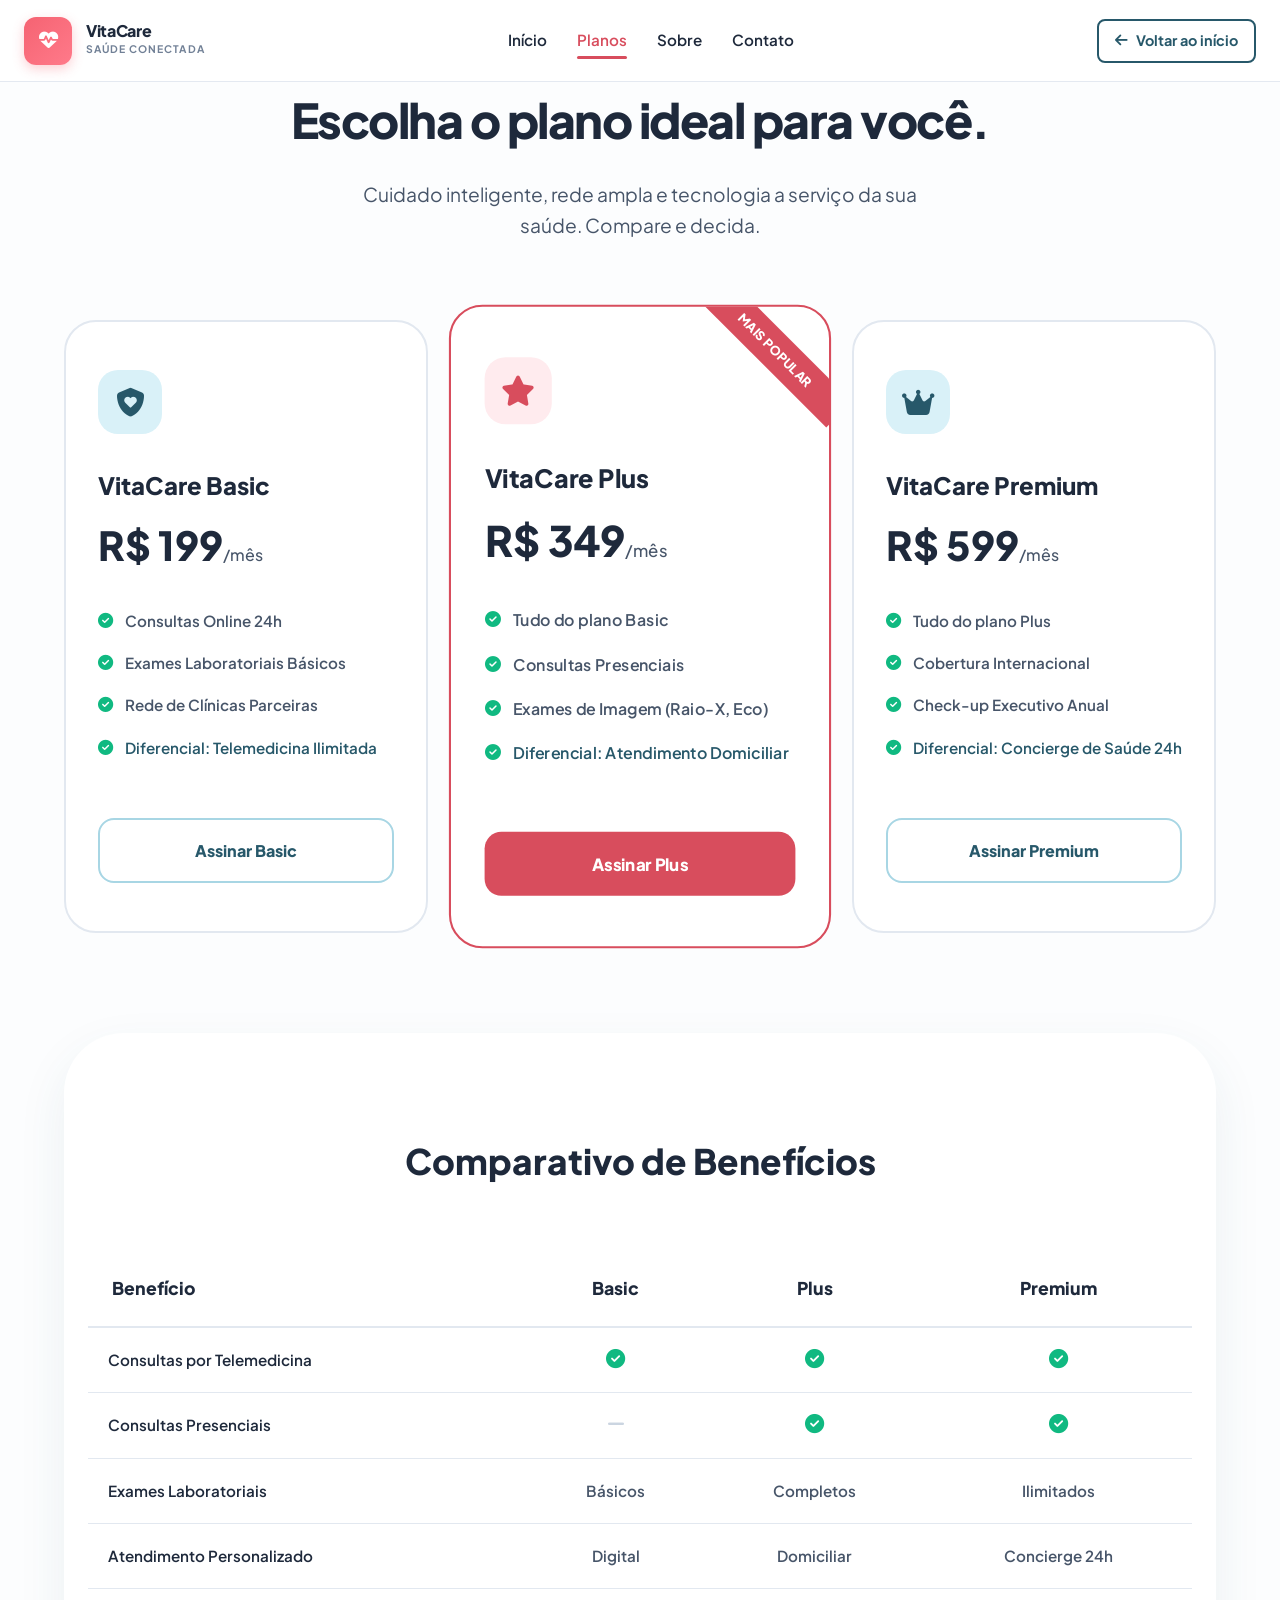
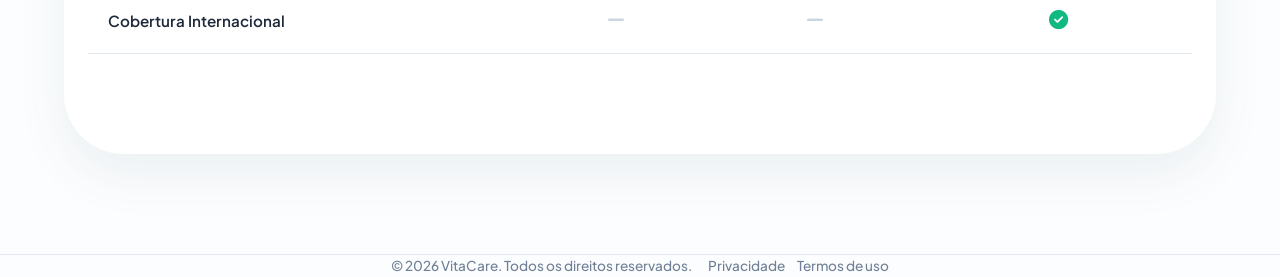
<file: vitacare_planos.html>
<!DOCTYPE html>
<html lang="pt-BR">
<head>
  <meta charset="UTF-8" />
  <meta name="viewport" content="width=device-width, initial-scale=1.0" />
  <title>VitaCare | Escolha seu Plano</title>
  <link rel="preconnect" href="https://fonts.googleapis.com">
  <link rel="preconnect" href="https://fonts.gstatic.com" crossorigin>
  <link href="https://fonts.googleapis.com/css2?family=Plus+Jakarta+Sans:wght@400;500;600;700;800&display=swap" rel="stylesheet">
  <link rel="stylesheet" href="https://cdnjs.cloudflare.com/ajax/libs/font-awesome/6.4.0/css/all.min.css">
  <link rel="stylesheet" href="css/global.css">
  <link rel="stylesheet" href="css/vitacare_planos.css">
</head>
<body>

 

  <main class="container">
    <section class="intro">
      <h1>Escolha o plano ideal para <span>você.</span></h1>
      <p>Cuidado inteligente, rede ampla e tecnologia a serviço da sua saúde. Compare e decida.</p>
    </section>

    <div class="plans-grid">
      <!-- Basic -->
      <div class="plan-card">
        <div class="plan-icon"><i class="fa-solid fa-shield-heart"></i></div>
        <h2 class="plan-name">VitaCare Basic</h2>
        <div class="plan-price">R$ 199<span>/mês</span></div>
        <ul class="feature-list">
          <li class="feature-item"><i class="fa-solid fa-circle-check"></i> Consultas Online 24h</li>
          <li class="feature-item"><i class="fa-solid fa-circle-check"></i> Exames Laboratoriais Básicos</li>
          <li class="feature-item"><i class="fa-solid fa-circle-check"></i> Rede de Clínicas Parceiras</li>
          <li class="feature-item highlight"><i class="fa-solid fa-circle-check"></i> Diferencial: Telemedicina Ilimitada</li>
        </ul>
        <a href="vitacare_inscricao_detalhada.html?plan=basic" class="btn-select">Assinar Basic</a>
      </div>

      <!-- Plus -->
      <div class="plan-card featured">
        <div class="featured-badge">Mais Popular</div>
        <div class="plan-icon"><i class="fa-solid fa-star"></i></div>
        <h2 class="plan-name">VitaCare Plus</h2>
        <div class="plan-price">R$ 349<span>/mês</span></div>
        <ul class="feature-list">
          <li class="feature-item"><i class="fa-solid fa-circle-check"></i> Tudo do plano Basic</li>
          <li class="feature-item"><i class="fa-solid fa-circle-check"></i> Consultas Presenciais</li>
          <li class="feature-item"><i class="fa-solid fa-circle-check"></i> Exames de Imagem (Raio-X, Eco)</li>
          <li class="feature-item highlight"><i class="fa-solid fa-circle-check"></i> Diferencial: Atendimento Domiciliar</li>
        </ul>
        <a href="vitacare_inscricao_detalhada.html?plan=plus" class="btn-select">Assinar Plus</a>
      </div>

      <!-- Premium -->
      <div class="plan-card">
        <div class="plan-icon"><i class="fa-solid fa-crown"></i></div>
        <h2 class="plan-name">VitaCare Premium</h2>
        <div class="plan-price">R$ 599<span>/mês</span></div>
        <ul class="feature-list">
          <li class="feature-item"><i class="fa-solid fa-circle-check"></i> Tudo do plano Plus</li>
          <li class="feature-item"><i class="fa-solid fa-circle-check"></i> Cobertura Internacional</li>
          <li class="feature-item"><i class="fa-solid fa-circle-check"></i> Check-up Executivo Anual</li>
          <li class="feature-item highlight"><i class="fa-solid fa-circle-check"></i> Diferencial: Concierge de Saúde 24h</li>
        </ul>
        <a href="vitacare_inscricao_detalhada.html?plan=premium" class="btn-select">Assinar Premium</a>
      </div>
    </div>

    <section class="comparison-section">
      <div class="comparison-title">
        <h2>Comparativo de Benefícios</h2>
      </div>
      <div class="container">
        <table>
          <thead>
            <tr>
              <th class="feature-name">Benefício</th>
              <th>Basic</th>
              <th>Plus</th>
              <th>Premium</th>
            </tr>
          </thead>
          <tbody>
            <tr>
              <td class="feature-name">Consultas por Telemedicina</td>
              <td><i class="fa-solid fa-circle-check check-icon"></i></td>
              <td><i class="fa-solid fa-circle-check check-icon"></i></td>
              <td><i class="fa-solid fa-circle-check check-icon"></i></td>
            </tr>
            <tr>
              <td class="feature-name">Consultas Presenciais</td>
              <td><i class="fa-solid fa-minus dash-icon"></i></td>
              <td><i class="fa-solid fa-circle-check check-icon"></i></td>
              <td><i class="fa-solid fa-circle-check check-icon"></i></td>
            </tr>
            <tr>
              <td class="feature-name">Exames Laboratoriais</td>
              <td>Básicos</td>
              <td>Completos</td>
              <td>Ilimitados</td>
            </tr>
            <tr>
              <td class="feature-name">Atendimento Personalizado</td>
              <td>Digital</td>
              <td>Domiciliar</td>
              <td>Concierge 24h</td>
            </tr>
            <tr>
              <td class="feature-name">Cobertura Internacional</td>
              <td><i class="fa-solid fa-minus dash-icon"></i></td>
              <td><i class="fa-solid fa-minus dash-icon"></i></td>
              <td><i class="fa-solid fa-circle-check check-icon"></i></td>
            </tr>
          </tbody>
        </table>
      </div>
    </section>
  </main>

  <footer style="background: var(--azul-primario); color: white; padding: 60px 0; text-align: center; border-radius: 60px 60px 0 0;">
    <div class="container">
      <p style="font-weight: 800; font-size: 1.5rem; margin-bottom: 20px;">VitaCare</p>
      <p style="opacity: 0.7; margin-bottom: 30px;">A saúde que você merece, com a tecnologia que você precisa.</p>
      <div style="display: flex; justify-content: center; gap: 20px;">
        <i class="fa-brands fa-instagram" style="font-size: 1.5rem;"></i>
        <i class="fa-brands fa-linkedin" style="font-size: 1.5rem;"></i>
        <i class="fa-brands fa-whatsapp" style="font-size: 1.5rem;"></i>
      </div>
    </div>
  </footer>

  <script src="js/global.js"></script>
  <script src="navbar.js"></script>
</body>
</html>
</file>
<file: css/global.css>
:root {
  /* Cores Primárias - Azul Marinho Profundo */
  --azul-primario: #0f2942;
  --azul-secundario: #1a3f5a;
  --azul-claro: #2d5a7b;
  
  /* Cores de Destaque - Vermelho Vibrante */
  --vermelho-vibrante: #e63946;
  --vermelho-hover: #d62828;
  
  /* Cores Neutras */
  --branco: #ffffff;
  --fundo: #f8f9fa;
  --fundo-escuro: #f0f2f5;
  --texto-titulo: #0f2942;
  --texto-corpo: #4a5568;
  --texto-suave: #718096;
  --borda: #e2e8f0;
  --borda-suave: #edf2f7;
  
  /* Sombras */
  --sombra-suave: 0 2px 8px rgba(15, 41, 66, 0.08);
  --sombra-media: 0 8px 16px rgba(15, 41, 66, 0.12);
  --sombra-forte: 0 16px 32px rgba(15, 41, 66, 0.16);
  
  /* Transições */
  --transicao: all 0.3s cubic-bezier(0.4, 0, 0.2, 1);
}

* {
  margin: 0;
  padding: 0;
  box-sizing: border-box;
  font-family: "Plus Jakarta Sans", -apple-system, BlinkMacSystemFont, "Segoe UI", sans-serif;
}

html {
  scroll-behavior: smooth;
}

body {
  background: var(--fundo);
  color: var(--texto-corpo);
  line-height: 1.6;
  overflow-x: hidden;
}

a {
  color: inherit;
  text-decoration: none;
}

button,
input,
select,
textarea {
  font: inherit;
}

button {
  cursor: pointer;
}

img {
  max-width: 100%;
  display: block;
}

.hidden {
  display: none !important;
}

.page-shell {
  min-height: 100vh;
}

.section-hidden {
  display: none !important;
}

.app-toast-container {
  position: fixed;
  top: 24px;
  right: 24px;
  z-index: 9999;
  display: flex;
  flex-direction: column;
  gap: 12px;
}

.app-toast {
  min-width: 280px;
  max-width: 420px;
  background: #fff;
  border: 1px solid var(--borda);
  border-left: 4px solid var(--azul-primario);
  border-radius: 8px;
  padding: 14px 16px;
  box-shadow: var(--sombra-media);
  animation: toast-in .22s ease;
}

.app-toast--success { border-left-color: #10b981; }
.app-toast--error { border-left-color: #ef4444; }
.app-toast--warning { border-left-color: #f59e0b; }

.app-toast__title {
  font-weight: 700;
  color: var(--texto-titulo);
  margin-bottom: 2px;
}

.app-toast__message {
  font-size: .92rem;
}

[data-clickable="true"] {
  cursor: pointer;
}

@keyframes toast-in {
  from { opacity: 0; transform: translateY(-8px); }
  to { opacity: 1; transform: translateY(0); }
}
</file>
<file: css/vitacare_new_home.css>
:root {
  --coral: #f56372;
  --azul-escuro: #1e293b;
  --fundo-claro: #fafcfe;
  --branco: #ffffff;
  --texto-corpo: #475569;
  --texto-suave: #64748b;
  --borda: #e2e8f0;
  
  --sombra-suave: 0 2px 8px rgba(30, 41, 59, 0.08);
  --sombra-media: 0 8px 16px rgba(30, 41, 59, 0.12);
  --sombra-forte: 0 16px 32px rgba(245, 99, 114, 0.15);
  
  --transicao: all 0.3s cubic-bezier(0.4, 0, 0.2, 1);
}

.container {
  width: 100%;
  max-width: 1200px;
  margin: 0 auto;
  padding: 0 40px;
}

/* HEADER */
.header {
  position: fixed;
  top: 0;
  width: 100%;
  z-index: 1000;
  background: rgba(255, 255, 255, 0.97);
  backdrop-filter: blur(10px);
  border-bottom: 1px solid var(--borda);
  transition: var(--transicao);
}

.header-content {
  height: 80px;
  display: flex;
  align-items: center;
  gap: 56px;
}

.logo {
  display: flex;
  align-items: center;
  gap: 12px;
  text-decoration: none;
  flex-shrink: 0;
}

.nav {
  display: flex;
  align-items: center;
  justify-content: center;
  gap: 44px;
  flex: 1;
}

.header-actions {
  display: flex;
  align-items: center;
  gap: 12px;
  flex-shrink: 0;
  margin-left: auto;
}


.logo {
  display: flex;
  align-items: center;
  gap: 12px;
  text-decoration: none;
  flex-shrink: 0;
}

.logo-icon {
  width: 44px;
  height: 44px;
  background: linear-gradient(135deg, var(--coral), #ff7a8a);
  border-radius: 10px;
  display: flex;
  align-items: center;
  justify-content: center;
  color: white;
  font-size: 1.3rem;
  box-shadow: 0 4px 12px rgba(245, 99, 114, 0.3);
}

.logo-text strong {
  display: block;
  font-size: 1rem;
  font-weight: 800;
  color: var(--azul-escuro);
}

.logo-text span {
  display: block;
  font-size: 0.7rem;
  font-weight: 700;
  color: var(--texto-suave);
  text-transform: uppercase;
  letter-spacing: 0.08em;
}

.nav {
  display: flex;
  gap: 40px;
  flex: 1;
}

.nav a {
  text-decoration: none;
  color: var(--azul-escuro);
  font-weight: 600;
  font-size: 0.95rem;
  transition: color 0.3s ease;
  position: relative;
}

.nav a::after {
  content: '';
  position: absolute;
  bottom: -6px;
  left: 0;
  width: 0;
  height: 3px;
  background: var(--coral);
  transition: width 0.3s ease;
}

.nav a:hover {
  color: var(--coral);
}

.nav a:hover::after {
  width: 100%;
}

.header-actions {
  display: flex;
  align-items: center;
  gap: 12px;
  flex-shrink: 0;
}

.btn-link {
  padding: 10px 20px;
  color: var(--azul-escuro);
  font-weight: 700;
  font-size: 0.9rem;
  transition: var(--transicao);
  border: none;
  background: none;
  cursor: pointer;
}

.btn-link:hover {
  color: var(--coral);
}

.btn-primary,
.btn-secondary {
  padding: 12px 28px;
  border-radius: 8px;
  font-weight: 700;
  font-size: 0.9rem;
  cursor: pointer;
  transition: var(--transicao);
  text-decoration: none;
  display: inline-flex;
  align-items: center;
  justify-content: center;
  gap: 8px;
  border: none;
}

.btn-primary {
  background: linear-gradient(135deg, var(--coral), #ff7a8a);
  color: white;
  box-shadow: 0 4px 12px rgba(245, 99, 114, 0.3);
}

.btn-primary:hover {
  transform: translateY(-2px);
  box-shadow: 0 8px 20px rgba(245, 99, 114, 0.4);
}

.btn-secondary {
  background: transparent;
  color: var(--azul-escuro);
  border: 2px solid var(--azul-escuro);
}

.btn-secondary:hover {
  background: var(--azul-escuro);
  color: white;
  transform: translateY(-2px);
}

/* HERO */
.hero {
  margin-top: 80px;
  min-height: calc(100vh - 80px);
  display: flex;
  align-items: center;
  justify-content: center;
  background: linear-gradient(135deg, var(--fundo-claro) 0%, #ffffff 100%);
  position: relative;
  overflow: hidden;
}

.hero::before {
  content: '';
  position: absolute;
  top: -50%;
  right: -10%;
  width: 600px;
  height: 600px;
  background: rgba(245, 99, 114, 0.08);
  border-radius: 50%;
  z-index: 0;
}

.hero .container {
  display: grid;
  grid-template-columns: 1fr 1fr;
  gap: 60px;
  align-items: center;
  position: relative;
  z-index: 1;
}

.hero-content h1 {
  font-size: 3.5rem;
  font-weight: 800;
  color: var(--azul-escuro);
  line-height: 1.1;
  margin-bottom: 20px;
  animation: slideUp 0.8s ease;
}

.hero-content h1 span {
  background: linear-gradient(135deg, var(--coral), #ff7a8a);
  -webkit-background-clip: text;
  -webkit-text-fill-color: transparent;
  background-clip: text;
}

.hero-content p {
  font-size: 1.1rem;
  color: var(--texto-corpo);
  margin-bottom: 40px;
  max-width: 500px;
  animation: slideUp 0.8s ease 0.1s both;
}

.hero-actions {
  display: flex;
  gap: 16px;
  flex-wrap: wrap;
  animation: slideUp 0.8s ease 0.2s both;
}

.hero-image {
  border-radius: 16px;
  overflow: hidden;
  box-shadow: var(--sombra-forte);
  animation: slideUp 0.8s ease 0.3s both;
}

.hero-image img {
  width: 100%;
  height: auto;
  display: block;
}

@keyframes slideUp {
  from {
    opacity: 0;
    transform: translateY(30px);
  }
  to {
    opacity: 1;
    transform: translateY(0);
  }
}

/* SECTIONS */
.section {
  padding: 100px 0;
}

.section-header {
  text-align: center;
  margin-bottom: 60px;
}

.section-header h2 {
  font-size: 2.8rem;
  font-weight: 800;
  color: var(--azul-escuro);
  margin-bottom: 12px;
}

.section-header p {
  font-size: 1.1rem;
  color: var(--texto-corpo);
  max-width: 600px;
  margin: 0 auto;
}

/* BENEFITS */
.benefits-grid {
  display: grid;
  grid-template-columns: repeat(auto-fit, minmax(280px, 1fr));
  gap: 32px;
}

.benefit-item {
  background: white;
  padding: 40px;
  border-radius: 12px;
  border: 1px solid var(--borda);
  transition: var(--transicao);
  text-align: center;
}

.benefit-item:hover {
  transform: translateY(-8px);
  box-shadow: var(--sombra-forte);
  border-color: var(--coral);
}

.benefit-icon {
  width: 64px;
  height: 64px;
  background: linear-gradient(135deg, var(--coral), #ff7a8a);
  border-radius: 12px;
  display: flex;
  align-items: center;
  justify-content: center;
  color: white;
  font-size: 1.8rem;
  margin: 0 auto 20px;
  transition: var(--transicao);
  box-shadow: 0 4px 12px rgba(245, 99, 114, 0.2);
}

.benefit-item:hover .benefit-icon {
  transform: scale(1.1) rotate(5deg);
  box-shadow: 0 8px 20px rgba(245, 99, 114, 0.3);
}

.benefit-item h3 {
  font-size: 1.3rem;
  font-weight: 700;
  color: var(--azul-escuro);
  margin-bottom: 12px;
}

.benefit-item p {
  color: var(--texto-corpo);
  font-size: 0.95rem;
}

/* AVALIAÇÕES */
.reviews-section {
  background: linear-gradient(135deg, var(--azul-escuro) 0%, #0f172a 100%);
  color: white;
  padding: 100px 0;
}

.reviews-section .section-header h2,
.reviews-section .section-header p {
  color: white;
}

.reviews-carousel {
  position: relative;
  display: flex;
  align-items: center;
  gap: 20px;
}

.reviews-track {
  flex: 1;
  overflow: hidden;
  border-radius: 16px;
}

.reviews-items {
  display: flex;
  gap: 24px;
  transition: transform 0.6s cubic-bezier(0.4, 0, 0.2, 1);
}

.review-card {
  flex: 0 0 calc(33.333% - 16px);
  min-width: 0;
  background: rgba(255, 255, 255, 0.1);
  backdrop-filter: blur(10px);
  border: 1px solid rgba(255, 255, 255, 0.2);
  padding: 32px;
  border-radius: 12px;
  transition: var(--transicao);
}

.review-card:hover {
  background: rgba(255, 255, 255, 0.15);
  border-color: var(--coral);
  transform: translateY(-5px);
}

.review-stars {
  display: flex;
  gap: 4px;
  margin-bottom: 16px;
  color: #fbbf24;
}

.review-text {
  font-size: 0.95rem;
  line-height: 1.6;
  margin-bottom: 20px;
  font-style: italic;
}

.review-author {
  display: flex;
  align-items: center;
  gap: 12px;
}

.review-avatar {
  width: 40px;
  height: 40px;
  border-radius: 50%;
  background: linear-gradient(135deg, var(--coral), #ff7a8a);
  display: flex;
  align-items: center;
  justify-content: center;
  color: white;
  font-weight: 700;
}

.review-info strong {
  display: block;
  font-size: 0.95rem;
  margin-bottom: 2px;
}

.review-info span {
  font-size: 0.85rem;
  opacity: 0.8;
}

.carousel-btn {
  width: 48px;
  height: 48px;
  border-radius: 50%;
  background: rgba(255, 255, 255, 0.2);
  color: white;
  border: none;
  cursor: pointer;
  display: flex;
  align-items: center;
  justify-content: center;
  font-size: 1.2rem;
  transition: var(--transicao);
  flex-shrink: 0;
}

.carousel-btn:hover {
  background: var(--coral);
  transform: scale(1.1);
}

.carousel-indicators {
  display: flex;
  justify-content: center;
  gap: 8px;
  margin-top: 30px;
}

.indicator {
  width: 10px;
  height: 10px;
  border-radius: 50%;
  background: rgba(255, 255, 255, 0.3);
  cursor: pointer;
  transition: var(--transicao);
}

.indicator.active {
  background: var(--coral);
  width: 30px;
  border-radius: 5px;
}

/* PLANOS */
.plans-section {
  background: linear-gradient(135deg, var(--fundo-claro) 0%, #ffffff 100%);
  padding: 100px 0;
}

.plans-grid {
  display: grid;
  grid-template-columns: repeat(auto-fit, minmax(300px, 1fr));
  gap: 32px;
}

.plan-card {
  background: white;
  border: 2px solid var(--borda);
  border-radius: 16px;
  padding: 40px;
  transition: var(--transicao);
  display: flex;
  flex-direction: column;
  position: relative;
  overflow: hidden;
}

.plan-card::before {
  content: '';
  position: absolute;
  top: 0;
  left: 0;
  right: 0;
  height: 4px;
  background: linear-gradient(90deg, var(--coral), #ff7a8a);
  opacity: 0;
  transition: opacity 0.3s ease;
}

.plan-card.featured {
  border-color: var(--coral);
  transform: scale(1.05);
  z-index: 2;
  box-shadow: 0 20px 40px rgba(245, 99, 114, 0.2);
}

.plan-card.featured::before {
  opacity: 1;
}

.plan-card:hover {
  transform: translateY(-8px);
  box-shadow: var(--sombra-forte);
  border-color: var(--coral);
}

.plan-card.featured:hover {
  transform: scale(1.08) translateY(-8px);
}

.plan-header {
  margin-bottom: 20px;
}

.plan-badge {
  display: inline-block;
  padding: 8px 16px;
  background: linear-gradient(135deg, var(--coral), #ff7a8a);
  color: white;
  border-radius: 8px;
  font-size: 0.75rem;
  font-weight: 700;
  text-transform: uppercase;
  margin-bottom: 12px;
  box-shadow: 0 4px 12px rgba(245, 99, 114, 0.2);
}

.plan-card h3 {
  font-size: 1.5rem;
  font-weight: 800;
  color: var(--azul-escuro);
  margin-bottom: 8px;
}

.plan-description {
  font-size: 0.9rem;
  color: var(--texto-corpo);
  margin-bottom: 20px;
}

.plan-price {
  font-size: 2.5rem;
  font-weight: 800;
  background: linear-gradient(135deg, var(--coral), #ff7a8a);
  -webkit-background-clip: text;
  -webkit-text-fill-color: transparent;
  background-clip: text;
  margin-bottom: 24px;
}

.plan-price span {
  font-size: 0.95rem;
  font-weight: 600;
  color: var(--texto-corpo);
  -webkit-text-fill-color: unset;
}

.plan-features {
  list-style: none;
  margin-bottom: 32px;
  flex: 1;
}

.plan-features li {
  padding: 12px 0;
  display: flex;
  align-items: center;
  gap: 12px;
  color: var(--texto-corpo);
  font-size: 0.95rem;
  border-bottom: 1px solid var(--borda);
}

.plan-features li:last-child {
  border-bottom: none;
}

.plan-features i {
  color: var(--coral);
  font-size: 1.1rem;
  width: 20px;
  text-align: center;
}

/* CTA BANNER */
.cta-banner {
  background: linear-gradient(135deg, var(--azul-escuro) 0%, #0f172a 100%);
  padding: 80px 0;
  text-align: center;
  color: white;
  position: relative;
  overflow: hidden;
}

.cta-banner::before {
  content: '';
  position: absolute;
  top: -50%;
  right: -10%;
  width: 500px;
  height: 500px;
  background: rgba(245, 99, 114, 0.1);
  border-radius: 50%;
}

.cta-banner .container {
  position: relative;
  z-index: 1;
}

.cta-banner h2 {
  font-size: 2.8rem;
  font-weight: 800;
  margin-bottom: 16px;
}

.cta-banner p {
  font-size: 1.1rem;
  margin-bottom: 32px;
  opacity: 0.95;
}

/* ABOUT */
.about-section {
  padding: 100px 0;
  background: linear-gradient(135deg, var(--fundo-claro) 0%, #ffffff 100%);
}

.about-grid {
  display: grid;
  grid-template-columns: 1fr 1fr;
  gap: 60px;
  align-items: center;
}

.about-content h2 {
  font-size: 2.5rem;
  font-weight: 800;
  color: var(--azul-escuro);
  margin-bottom: 20px;
}

.about-content p {
  color: var(--texto-corpo);
  margin-bottom: 20px;
  font-size: 1rem;
  line-height: 1.8;
}

.stats-grid {
  display: grid;
  grid-template-columns: repeat(3, 1fr);
  gap: 20px;
  margin-top: 40px;
}

.stat {
  background: white;
  padding: 24px;
  border-radius: 12px;
  border: 1px solid var(--borda);
  text-align: center;
  transition: var(--transicao);
}

.stat:hover {
  border-color: var(--coral);
  box-shadow: var(--sombra-media);
  transform: translateY(-4px);
}

.stat strong {
  display: block;
  font-size: 1.8rem;
  background: linear-gradient(135deg, var(--coral), #ff7a8a);
  -webkit-background-clip: text;
  -webkit-text-fill-color: transparent;
  background-clip: text;
  margin-bottom: 8px;
}

.stat span {
  font-size: 0.9rem;
  color: var(--texto-corpo);
}

.about-image {
  border-radius: 16px;
  overflow: hidden;
  box-shadow: var(--sombra-forte);
}

.about-image img {
  width: 100%;
  height: auto;
  display: block;
}

/* CONTACT */
.contact-section {
  padding: 100px 0;
}

.contact-grid {
  display: grid;
  grid-template-columns: 1fr 1fr;
  gap: 60px;
}

.contact-info h3 {
  font-size: 1.4rem;
  font-weight: 700;
  color: var(--azul-escuro);
  margin-bottom: 32px;
}

.contact-item {
  display: flex;
  gap: 16px;
  margin-bottom: 32px;
}

.contact-item i {
  width: 48px;
  height: 48px;
  background: linear-gradient(135deg, var(--coral), #ff7a8a);
  border-radius: 10px;
  display: flex;
  align-items: center;
  justify-content: center;
  color: white;
  font-size: 1.2rem;
  flex-shrink: 0;
  box-shadow: 0 4px 12px rgba(245, 99, 114, 0.2);
}

.contact-item strong {
  display: block;
  color: var(--azul-escuro);
  font-weight: 700;
  margin-bottom: 4px;
}

.contact-item p {
  color: var(--texto-corpo);
  font-size: 0.95rem;
}

.contact-form {
  display: flex;
  flex-direction: column;
  gap: 16px;
}

.contact-form input,
.contact-form textarea {
  padding: 14px 16px;
  border: 1px solid var(--borda);
  border-radius: 8px;
  font-size: 0.95rem;
  color: var(--azul-escuro);
  transition: var(--transicao);
}

.contact-form input:focus,
.contact-form textarea:focus {
  outline: none;
  border-color: var(--coral);
  box-shadow: 0 0 0 3px rgba(245, 99, 114, 0.1);
}

.contact-form textarea {
  resize: vertical;
}

/* RESPONSIVIDADE */
@media (max-width: 1024px) {
  .container {
    padding: 0 32px;
  }

  .hero .container,
  .about-grid,
  .contact-grid {
    grid-template-columns: 1fr;
    gap: 40px;
  }

  .hero-content h1 {
    font-size: 2.8rem;
  }

  .nav {
    display: none;
  }

  .plan-card.featured {
    transform: scale(1);
  }

  .stats-grid {
    grid-template-columns: 1fr;
  }

  .review-card {
    flex: 0 0 calc(50% - 12px);
  }
}

@media (max-width: 768px) {
  .container {
    padding: 0 20px;
  }

  .header-content {
    height: auto;
    padding: 16px 0;
    flex-wrap: wrap;
    gap: 20px;
  }

  .header-actions {
    width: 100%;
    justify-content: space-between;
  }

  .hero {
    padding: 60px 0;
  }

  .hero-content h1 {
    font-size: 2.2rem;
  }

  .hero-content p {
    font-size: 1rem;
  }

  .hero-actions {
    flex-direction: column;
  }

  .hero-actions a {
    width: 100%;
  }

  .section {
    padding: 60px 0;
  }

  .section-header h2 {
    font-size: 2rem;
  }

  .benefits-grid,
  .plans-grid {
    grid-template-columns: 1fr;
  }

  .cta-banner h2 {
    font-size: 2rem;
  }

  .about-content h2 {
    font-size: 2rem;
  }

  .contact-item {
    flex-direction: column;
  }

  .contact-item i {
    width: 40px;
    height: 40px;
  }

  .review-card {
    flex: 0 0 100%;
  }
}

@media (max-width: 640px) {
  .hero-content h1 {
    font-size: 1.8rem;
  }

  .section-header h2 {
    font-size: 1.6rem;
  }

  .benefit-item,
  .plan-card {
    padding: 24px;
  }

  .plan-price {
    font-size: 2rem;
  }

  .stats-grid {
    grid-template-columns: 1fr;
  }

  .reviews-carousel {
    flex-direction: column;
  }

  .carousel-btn {
    width: 40px;
    height: 40px;
  }
}
</file>
<file: css/vitacare_cadastro_corretor.css>
:root {
  --coral: #f56372;
  --azul-escuro: #1e293b;
  --fundo-claro: #fafcfe;
  --branco: #ffffff;
  --texto-corpo: #475569;
  --texto-suave: #64748b;
  --borda: #e2e8f0;
  
  --sombra-suave: 0 2px 8px rgba(30, 41, 59, 0.08);
  --sombra-media: 0 8px 16px rgba(30, 41, 59, 0.12);
  --sombra-forte: 0 16px 32px rgba(30, 41, 59, 0.15);
  
  --transicao: all 0.3s cubic-bezier(0.4, 0, 0.2, 1);
}

* {
  margin: 0;
  padding: 0;
  box-sizing: border-box;
  font-family: "Plus Jakarta Sans", sans-serif;
}

html {
  scroll-behavior: smooth;
}

body {
  background: var(--fundo-claro);
  color: var(--texto-corpo);
  line-height: 1.6;
  overflow-x: hidden;
}

.container {
  width: 100%;
  max-width: 1200px;
  margin: 0 auto;
  padding: 0 40px;
}

/* HEADER */
.header {
  position: fixed;
  top: 0;
  width: 100%;
  z-index: 1000;
  background: rgba(255, 255, 255, 0.97);
  backdrop-filter: blur(10px);
  border-bottom: 1px solid var(--borda);
  transition: var(--transicao);
}

.header-content {
  height: 80px;
  display: flex;
  align-items: center;
  justify-content: space-between;
  gap: 40px;
}

.logo {
  display: flex;
  align-items: center;
  gap: 12px;
  text-decoration: none;
  flex-shrink: 0;
}

.logo-icon {
  width: 44px;
  height: 44px;
  background: linear-gradient(135deg, var(--coral), #ff7a8a);
  border-radius: 10px;
  display: flex;
  align-items: center;
  justify-content: center;
  color: white;
  font-size: 1.3rem;
  box-shadow: 0 4px 12px rgba(245, 99, 114, 0.3);
}

.logo-text strong {
  display: block;
  font-size: 1rem;
  font-weight: 800;
  color: var(--azul-escuro);
}

.logo-text span {
  display: block;
  font-size: 0.7rem;
  font-weight: 700;
  color: var(--texto-suave);
  text-transform: uppercase;
  letter-spacing: 0.08em;
}

.nav {
  display: flex;
  gap: 40px;
  flex: 1;
}

.nav a {
  text-decoration: none;
  color: var(--azul-escuro);
  font-weight: 600;
  font-size: 0.95rem;
  transition: color 0.3s ease;
  position: relative;
}

.nav a::after {
  content: '';
  position: absolute;
  bottom: -6px;
  left: 0;
  width: 0;
  height: 3px;
  background: var(--coral);
  transition: width 0.3s ease;
}

.nav a:hover {
  color: var(--coral);
}

.nav a:hover::after {
  width: 100%;
}

.header-actions {
  display: flex;
  align-items: center;
  gap: 12px;
  flex-shrink: 0;
}

.btn-link {
  padding: 10px 20px;
  color: var(--azul-escuro);
  font-weight: 700;
  font-size: 0.9rem;
  transition: var(--transicao);
  border: none;
  background: none;
  cursor: pointer;
  text-decoration: none;
}

.btn-link:hover {
  color: var(--coral);
}

/* SIGNUP WRAPPER */
.signup-wrapper {
  min-height: 100vh;
  display: flex;
  align-items: center;
  justify-content: center;
  padding: 100px 20px 40px;
}

.signup-container {
  width: 100%;
  max-width: 1000px;
  background: white;
  border-radius: 24px;
  display: grid;
  grid-template-columns: 1fr 1fr;
  gap: 0;
  overflow: hidden;
  box-shadow: var(--sombra-forte);
  border: 1px solid var(--borda);
}

/* LADO ESQUERDO - VISUAL */
.signup-visual {
  background: linear-gradient(135deg, var(--azul-escuro) 0%, #0f172a 100%);
  padding: 60px;
  display: flex;
  flex-direction: column;
  justify-content: center;
  color: white;
  position: relative;
  overflow: hidden;
}

.signup-visual::before {
  content: '';
  position: absolute;
  top: -50%;
  right: -10%;
  width: 500px;
  height: 500px;
  background: rgba(245, 99, 114, 0.08);
  border-radius: 50%;
  z-index: 0;
}

.visual-content {
  position: relative;
  z-index: 1;
}

.visual-header h2 {
  font-size: 2.5rem;
  font-weight: 800;
  line-height: 1.2;
  margin-bottom: 16px;
}

.visual-header p {
  font-size: 1rem;
  opacity: 0.9;
  max-width: 400px;
  line-height: 1.6;
}

.visual-features {
  display: flex;
  flex-direction: column;
  gap: 24px;
  margin-top: 50px;
}

.feature-item {
  display: flex;
  align-items: flex-start;
  gap: 16px;
  padding: 16px;
  background: rgba(255, 255, 255, 0.08);
  border: 1px solid rgba(255, 255, 255, 0.15);
  border-radius: 12px;
  backdrop-filter: blur(10px);
  transition: var(--transicao);
}

.feature-item:hover {
  background: rgba(255, 255, 255, 0.12);
  border-color: var(--coral);
  transform: translateX(8px);
}

.feature-icon {
  width: 44px;
  height: 44px;
  background: linear-gradient(135deg, var(--coral), #ff7a8a);
  border-radius: 10px;
  display: flex;
  align-items: center;
  justify-content: center;
  color: white;
  font-size: 1.3rem;
  flex-shrink: 0;
}

.feature-item h4 {
  font-size: 0.95rem;
  font-weight: 700;
  margin-bottom: 4px;
}

.feature-item p {
  font-size: 0.85rem;
  opacity: 0.85;
}

/* LADO DIREITO - FORMULÁRIO */
.signup-form-side {
  padding: 60px;
  display: flex;
  align-items: center;
  justify-content: center;
  background: linear-gradient(135deg, var(--fundo-claro) 0%, #ffffff 100%);
}

.form-container {
  width: 100%;
}

.form-header {
  margin-bottom: 40px;
  text-align: center;
}

.form-header h1 {
  font-size: 1.8rem;
  color: var(--azul-escuro);
  font-weight: 800;
  margin-bottom: 10px;
}

.form-header p {
  color: var(--texto-corpo);
  font-size: 0.95rem;
}

form {
  display: flex;
  flex-direction: column;
  gap: 20px;
}

.form-row {
  display: grid;
  grid-template-columns: 1fr 1fr;
  gap: 16px;
}

.form-group {
  display: flex;
  flex-direction: column;
}

.form-group label {
  font-size: 0.85rem;
  font-weight: 700;
  color: var(--azul-escuro);
  margin-bottom: 8px;
}

.input-wrapper {
  position: relative;
  display: flex;
  align-items: center;
}

.input-wrapper i {
  position: absolute;
  left: 14px;
  color: var(--azul-escuro);
  font-size: 1rem;
}

.input-wrapper input {
  width: 100%;
  padding: 12px 14px 12px 42px;
  border: 1px solid var(--borda);
  border-radius: 8px;
  font-size: 0.95rem;
  color: var(--azul-escuro);
  transition: var(--transicao);
}

.input-wrapper input:focus {
  outline: none;
  border-color: var(--azul-escuro);
  box-shadow: 0 0 0 3px rgba(30, 41, 59, 0.1);
}

.form-group.checkbox {
  flex-direction: row;
  align-items: flex-start;
  gap: 8px;
  margin-top: 8px;
}

.form-group.checkbox input {
  width: 18px;
  height: 18px;
  margin-top: 2px;
  cursor: pointer;
  accent-color: var(--azul-escuro);
}

.form-group.checkbox label {
  margin: 0;
  font-size: 0.85rem;
  color: var(--texto-corpo);
  font-weight: 500;
  line-height: 1.4;
}

.form-group.checkbox a {
  color: var(--azul-escuro);
  text-decoration: none;
  font-weight: 700;
  transition: color 0.3s ease;
}

.form-group.checkbox a:hover {
  color: var(--coral);
}

.btn-signup {
  padding: 14px 20px;
  background: linear-gradient(135deg, var(--azul-escuro), #0f172a);
  color: white;
  border: none;
  border-radius: 8px;
  font-size: 0.95rem;
  font-weight: 700;
  cursor: pointer;
  transition: var(--transicao);
  box-shadow: 0 4px 12px rgba(30, 41, 59, 0.2);
  margin-top: 8px;
}

.btn-signup:hover {
  transform: translateY(-2px);
  box-shadow: 0 8px 20px rgba(30, 41, 59, 0.3);
}

.form-footer {
  text-align: center;
  margin-top: 24px;
}

.form-footer p {
  font-size: 0.85rem;
  color: var(--texto-corpo);
}

.form-footer a {
  text-decoration: none;
  color: var(--azul-escuro);
  font-weight: 700;
  transition: color 0.3s ease;
}

.form-footer a:hover {
  color: var(--coral);
}

/* RESPONSIVIDADE */
@media (max-width: 1024px) {
  .container {
    padding: 0 32px;
  }

  .signup-container {
    grid-template-columns: 1fr;
  }

  .signup-visual {
    padding: 40px;
    min-height: 300px;
  }

  .signup-form-side {
    padding: 40px;
  }

  .visual-header h2 {
    font-size: 2rem;
  }

  .nav {
    display: none;
  }
}

@media (max-width: 768px) {
  .container {
    padding: 0 20px;
  }

  .header-content {
    height: auto;
    padding: 16px 0;
    flex-wrap: wrap;
    gap: 20px;
  }

  .header-actions {
    width: 100%;
  }

  .signup-wrapper {
    padding: 100px 16px 40px;
  }

  .signup-container {
    grid-template-columns: 1fr;
    border-radius: 16px;
  }

  .signup-visual {
    padding: 40px;
    min-height: 250px;
    justify-content: flex-start;
  }

  .visual-header h2 {
    font-size: 1.8rem;
  }

  .visual-header p {
    font-size: 0.9rem;
  }

  .visual-features {
    margin-top: 30px;
  }

  .signup-form-side {
    padding: 32px;
  }

  .form-header h1 {
    font-size: 1.5rem;
  }

  .form-row {
    grid-template-columns: 1fr;
  }
}

@media (max-width: 640px) {
  .header-content {
    gap: 12px;
  }

  .logo-text strong {
    font-size: 0.9rem;
  }

  .logo-text span {
    font-size: 0.6rem;
  }

  .signup-wrapper {
    padding: 100px 12px 40px;
  }

  .signup-container {
    border-radius: 12px;
  }

  .signup-visual {
    padding: 24px;
    min-height: 200px;
  }

  .visual-header h2 {
    font-size: 1.4rem;
  }

  .visual-header p {
    font-size: 0.9rem;
  }

  .visual-features {
    gap: 12px;
    margin-top: 20px;
  }

  .feature-item {
    padding: 12px;
    gap: 12px;
  }

  .feature-icon {
    width: 40px;
    height: 40px;
    font-size: 1.1rem;
  }

  .feature-item h4 {
    font-size: 0.85rem;
  }

  .feature-item p {
    font-size: 0.75rem;
  }

  .signup-form-side {
    padding: 24px;
  }

  .form-header {
    margin-bottom: 24px;
  }

  .form-header h1 {
    font-size: 1.3rem;
  }

  .input-wrapper input {
    padding: 10px 12px 10px 36px;
    font-size: 0.9rem;
  }

  .btn-signup {
    padding: 12px 16px;
    font-size: 0.9rem;
  }

  .form-footer p {
    font-size: 0.8rem;
  }
}
</file>
<file: css/vitacare_cadastro_usuario.css>
:root {
  --coral: #f56372;
  --azul-escuro: #1e293b;
  --fundo-claro: #fafcfe;
  --branco: #ffffff;
  --texto-corpo: #475569;
  --texto-suave: #64748b;
  --borda: #e2e8f0;
  
  --sombra-suave: 0 2px 8px rgba(30, 41, 59, 0.08);
  --sombra-media: 0 8px 16px rgba(30, 41, 59, 0.12);
  --sombra-forte: 0 16px 32px rgba(245, 99, 114, 0.15);
  
  --transicao: all 0.3s cubic-bezier(0.4, 0, 0.2, 1);
}

* {
  margin: 0;
  padding: 0;
  box-sizing: border-box;
  font-family: "Plus Jakarta Sans", sans-serif;
}

html {
  scroll-behavior: smooth;
}

body {
  background: var(--fundo-claro);
  color: var(--texto-corpo);
  line-height: 1.6;
  overflow-x: hidden;
}

.container {
  width: 100%;
  max-width: 1200px;
  margin: 0 auto;
  padding: 0 40px;
}

/* HEADER */
.header {
  position: fixed;
  top: 0;
  width: 100%;
  z-index: 1000;
  background: rgba(255, 255, 255, 0.97);
  backdrop-filter: blur(10px);
  border-bottom: 1px solid var(--borda);
  transition: var(--transicao);
}

.header-content {
  height: 80px;
  display: flex;
  align-items: center;
  justify-content: space-between;
  gap: 40px;
}

.logo {
  display: flex;
  align-items: center;
  gap: 12px;
  text-decoration: none;
  flex-shrink: 0;
}

.logo-icon {
  width: 44px;
  height: 44px;
  background: linear-gradient(135deg, var(--coral), #ff7a8a);
  border-radius: 10px;
  display: flex;
  align-items: center;
  justify-content: center;
  color: white;
  font-size: 1.3rem;
  box-shadow: 0 4px 12px rgba(245, 99, 114, 0.3);
}

.logo-text strong {
  display: block;
  font-size: 1rem;
  font-weight: 800;
  color: var(--azul-escuro);
}

.logo-text span {
  display: block;
  font-size: 0.7rem;
  font-weight: 700;
  color: var(--texto-suave);
  text-transform: uppercase;
  letter-spacing: 0.08em;
}

.nav {
  display: flex;
  gap: 40px;
  flex: 1;
}

.nav a {
  text-decoration: none;
  color: var(--azul-escuro);
  font-weight: 600;
  font-size: 0.95rem;
  transition: color 0.3s ease;
  position: relative;
}

.nav a::after {
  content: '';
  position: absolute;
  bottom: -6px;
  left: 0;
  width: 0;
  height: 3px;
  background: var(--coral);
  transition: width 0.3s ease;
}

.nav a:hover {
  color: var(--coral);
}

.nav a:hover::after {
  width: 100%;
}

.header-actions {
  display: flex;
  align-items: center;
  gap: 12px;
  flex-shrink: 0;
}

.btn-link {
  padding: 10px 20px;
  color: var(--azul-escuro);
  font-weight: 700;
  font-size: 0.9rem;
  transition: var(--transicao);
  border: none;
  background: none;
  cursor: pointer;
  text-decoration: none;
}

.btn-link:hover {
  color: var(--coral);
}

/* SIGNUP WRAPPER */
.signup-wrapper {
  min-height: 100vh;
  display: flex;
  align-items: center;
  justify-content: center;
  padding: 100px 20px 40px;
}

.signup-container {
  width: 100%;
  max-width: 1000px;
  background: white;
  border-radius: 24px;
  display: grid;
  grid-template-columns: 1fr 1fr;
  gap: 0;
  overflow: hidden;
  box-shadow: var(--sombra-forte);
  border: 1px solid var(--borda);
}

/* LADO ESQUERDO - VISUAL */
.signup-visual {
  background: linear-gradient(135deg, var(--coral) 0%, #ff7a8a 100%);
  padding: 60px;
  display: flex;
  flex-direction: column;
  justify-content: center;
  color: white;
  position: relative;
  overflow: hidden;
}

.signup-visual::before {
  content: '';
  position: absolute;
  top: -50%;
  right: -10%;
  width: 500px;
  height: 500px;
  background: rgba(255, 255, 255, 0.1);
  border-radius: 50%;
  z-index: 0;
}

.visual-content {
  position: relative;
  z-index: 1;
}

.visual-header h2 {
  font-size: 2.5rem;
  font-weight: 800;
  line-height: 1.2;
  margin-bottom: 16px;
}

.visual-header p {
  font-size: 1rem;
  opacity: 0.9;
  max-width: 400px;
  line-height: 1.6;
}

.visual-features {
  display: flex;
  flex-direction: column;
  gap: 24px;
  margin-top: 50px;
}

.feature-item {
  display: flex;
  align-items: flex-start;
  gap: 16px;
  padding: 16px;
  background: rgba(255, 255, 255, 0.12);
  border: 1px solid rgba(255, 255, 255, 0.2);
  border-radius: 12px;
  backdrop-filter: blur(10px);
  transition: var(--transicao);
}

.feature-item:hover {
  background: rgba(255, 255, 255, 0.18);
  transform: translateX(8px);
}

.feature-icon {
  width: 44px;
  height: 44px;
  background: rgba(255, 255, 255, 0.25);
  border-radius: 10px;
  display: flex;
  align-items: center;
  justify-content: center;
  color: white;
  font-size: 1.3rem;
  flex-shrink: 0;
}

.feature-item h4 {
  font-size: 0.95rem;
  font-weight: 700;
  margin-bottom: 4px;
}

.feature-item p {
  font-size: 0.85rem;
  opacity: 0.85;
}

/* LADO DIREITO - FORMULÁRIO */
.signup-form-side {
  padding: 60px;
  display: flex;
  align-items: center;
  justify-content: center;
  background: linear-gradient(135deg, var(--fundo-claro) 0%, #ffffff 100%);
}

.form-container {
  width: 100%;
}

.form-header {
  margin-bottom: 40px;
  text-align: center;
}

.form-header h1 {
  font-size: 1.8rem;
  color: var(--azul-escuro);
  font-weight: 800;
  margin-bottom: 10px;
}

.form-header p {
  color: var(--texto-corpo);
  font-size: 0.95rem;
}

form {
  display: flex;
  flex-direction: column;
  gap: 20px;
}

.form-row {
  display: grid;
  grid-template-columns: 1fr 1fr;
  gap: 16px;
}

.form-group {
  display: flex;
  flex-direction: column;
}

.form-group label {
  font-size: 0.85rem;
  font-weight: 700;
  color: var(--azul-escuro);
  margin-bottom: 8px;
}

.input-wrapper {
  position: relative;
  display: flex;
  align-items: center;
}

.input-wrapper i {
  position: absolute;
  left: 14px;
  color: var(--coral);
  font-size: 1rem;
}

.input-wrapper input {
  width: 100%;
  padding: 12px 14px 12px 42px;
  border: 1px solid var(--borda);
  border-radius: 8px;
  font-size: 0.95rem;
  color: var(--azul-escuro);
  transition: var(--transicao);
}

.input-wrapper input:focus {
  outline: none;
  border-color: var(--coral);
  box-shadow: 0 0 0 3px rgba(245, 99, 114, 0.1);
}

.form-group.checkbox {
  flex-direction: row;
  align-items: flex-start;
  gap: 8px;
  margin-top: 8px;
}

.form-group.checkbox input {
  width: 18px;
  height: 18px;
  margin-top: 2px;
  cursor: pointer;
  accent-color: var(--coral);
}

.form-group.checkbox label {
  margin: 0;
  font-size: 0.85rem;
  color: var(--texto-corpo);
  font-weight: 500;
  line-height: 1.4;
}

.form-group.checkbox a {
  color: var(--coral);
  text-decoration: none;
  font-weight: 700;
  transition: color 0.3s ease;
}

.form-group.checkbox a:hover {
  color: #ff7a8a;
}

.btn-signup {
  padding: 14px 20px;
  background: linear-gradient(135deg, var(--coral), #ff7a8a);
  color: white;
  border: none;
  border-radius: 8px;
  font-size: 0.95rem;
  font-weight: 700;
  cursor: pointer;
  transition: var(--transicao);
  box-shadow: 0 4px 12px rgba(245, 99, 114, 0.3);
  margin-top: 8px;
}

.btn-signup:hover {
  transform: translateY(-2px);
  box-shadow: 0 8px 20px rgba(245, 99, 114, 0.4);
}

.form-footer {
  text-align: center;
  margin-top: 24px;
}

.form-footer p {
  font-size: 0.85rem;
  color: var(--texto-corpo);
}

.form-footer a {
  text-decoration: none;
  color: var(--coral);
  font-weight: 700;
  transition: color 0.3s ease;
}

.form-footer a:hover {
  color: #ff7a8a;
}

/* RESPONSIVIDADE */
@media (max-width: 1024px) {
  .container {
    padding: 0 32px;
  }

  .signup-container {
    grid-template-columns: 1fr;
  }

  .signup-visual {
    padding: 40px;
    min-height: 300px;
  }

  .signup-form-side {
    padding: 40px;
  }

  .visual-header h2 {
    font-size: 2rem;
  }

  .nav {
    display: none;
  }
}

@media (max-width: 768px) {
  .container {
    padding: 0 20px;
  }

  .header-content {
    height: auto;
    padding: 16px 0;
    flex-wrap: wrap;
    gap: 20px;
  }

  .header-actions {
    width: 100%;
  }

  .signup-wrapper {
    padding: 100px 16px 40px;
  }

  .signup-container {
    grid-template-columns: 1fr;
    border-radius: 16px;
  }

  .signup-visual {
    padding: 40px;
    min-height: 250px;
    justify-content: flex-start;
  }

  .visual-header h2 {
    font-size: 1.8rem;
  }

  .visual-header p {
    font-size: 0.9rem;
  }

  .visual-features {
    margin-top: 30px;
  }

  .signup-form-side {
    padding: 32px;
  }

  .form-header h1 {
    font-size: 1.5rem;
  }

  .form-row {
    grid-template-columns: 1fr;
  }
}

@media (max-width: 640px) {
  .header-content {
    gap: 12px;
  }

  .logo-text strong {
    font-size: 0.9rem;
  }

  .logo-text span {
    font-size: 0.6rem;
  }

  .signup-wrapper {
    padding: 100px 12px 40px;
  }

  .signup-container {
    border-radius: 12px;
  }

  .signup-visual {
    padding: 24px;
    min-height: 200px;
  }

  .visual-header h2 {
    font-size: 1.4rem;
  }

  .visual-header p {
    font-size: 0.9rem;
  }

  .visual-features {
    gap: 12px;
    margin-top: 20px;
  }

  .feature-item {
    padding: 12px;
    gap: 12px;
  }

  .feature-icon {
    width: 40px;
    height: 40px;
    font-size: 1.1rem;
  }

  .feature-item h4 {
    font-size: 0.85rem;
  }

  .feature-item p {
    font-size: 0.75rem;
  }

  .signup-form-side {
    padding: 24px;
  }

  .form-header {
    margin-bottom: 24px;
  }

  .form-header h1 {
    font-size: 1.3rem;
  }

  .input-wrapper input {
    padding: 10px 12px 10px 36px;
    font-size: 0.9rem;
  }

  .btn-signup {
    padding: 12px 16px;
    font-size: 0.9rem;
  }

  .form-footer p {
    font-size: 0.8rem;
  }
}
</file>
<file: css/vitacare_consultas_disponibilidade.css>
:root {
      --vermelho-vibrante: #d84d5d;
      --vermelho-suave: #fff1f2;
      --vermelho-hover: #c73d4e;
      --azul-primario: #27586a;
      --branco: #ffffff;
      --fundo: #fcfdfe;
      --texto-corpo: #475569;
      --texto-titulo: #1e293b;
      --borda: #f1f5f9;
      --sombra: 0 15px 35px rgba(216, 77, 93, 0.08);
      --transicao: all 0.3s cubic-bezier(0.4, 0, 0.2, 1);
    }

    * { margin: 0; padding: 0; box-sizing: border-box; font-family: "Plus Jakarta Sans", sans-serif; }
    body { background: var(--fundo); color: var(--texto-corpo); display: flex; min-height: 100vh; }

    /* Sidebar */
    .sidebar { width: 280px; background: white; border-right: 1px solid var(--borda); padding: 30px 20px; display: flex; flex-direction: column; position: fixed; height: 100vh; z-index: 100; }
    .sidebar-logo { display: flex; align-items: center; gap: 12px; margin-bottom: 40px; text-decoration: none; color: var(--vermelho-vibrante); }
    .logo-icon { width: 35px; height: 35px; background: var(--vermelho-suave); border-radius: 10px; display: flex; align-items: center; justify-content: center; font-size: 1.1rem; }
    
    .nav-menu { list-style: none; flex-grow: 1; }
    .nav-item { margin-bottom: 8px; }
    .nav-link { display: flex; align-items: center; gap: 12px; padding: 14px 18px; color: #64748b; text-decoration: none; border-radius: 14px; font-weight: 600; transition: var(--transicao); }
    .nav-link:hover, .nav-link.active { background: var(--vermelho-suave); color: var(--vermelho-vibrante); }

    /* Main Content */
    .main-content { margin-left: 280px; flex-grow: 1; padding: 40px; }
    .header-top { display: flex; justify-content: space-between; align-items: center; margin-bottom: 32px; }
    .welcome h1 { font-size: 1.6rem; font-weight: 800; color: var(--texto-titulo); }
    .welcome p { font-size: 0.95rem; color: #64748b; }

    .btn-back { background: white; border: 1px solid var(--borda); padding: 10px 20px; border-radius: 12px; font-weight: 600; cursor: pointer; color: var(--texto-corpo); transition: var(--transicao); }
    .btn-back:hover { background: var(--vermelho-suave); color: var(--vermelho-vibrante); }

    /* Card */
    .card { background: white; border-radius: 24px; padding: 24px; box-shadow: var(--sombra); border: 1px solid var(--borda); margin-bottom: 24px; }
    .card-title { font-size: 1.1rem; font-weight: 800; color: var(--texto-titulo); margin-bottom: 20px; }

    /* Filters */
    .filters { display: grid; grid-template-columns: 1fr 1fr 1fr; gap: 16px; margin-bottom: 24px; }
    .filter-group { display: flex; flex-direction: column; }
    .filter-group label { font-size: 0.85rem; font-weight: 700; margin-bottom: 8px; color: var(--texto-titulo); }
    .filter-group select { padding: 12px; border: 2px solid var(--borda); border-radius: 12px; font-size: 0.9rem; outline: none; transition: var(--transicao); }
    .filter-group select:focus { border-color: var(--vermelho-vibrante); }

    /* Doctors Grid */
    .doctors-grid { display: grid; grid-template-columns: repeat(auto-fill, minmax(320px, 1fr)); gap: 20px; }
    .doctor-card { background: white; border: 1px solid var(--borda); border-radius: 16px; padding: 20px; transition: var(--transicao); }
    .doctor-card:hover { box-shadow: 0 10px 25px rgba(216, 77, 93, 0.1); transform: translateY(-5px); }

    .doctor-header { display: flex; align-items: center; gap: 16px; margin-bottom: 16px; }
    .doctor-avatar { width: 60px; height: 60px; border-radius: 12px; background: linear-gradient(135deg, var(--vermelho-vibrante), #e11d48); display: flex; align-items: center; justify-content: center; color: white; font-size: 1.5rem; }
    .doctor-info h3 { font-size: 1rem; font-weight: 800; color: var(--texto-titulo); margin-bottom: 4px; }
    .doctor-info p { font-size: 0.8rem; color: #64748b; }

    .doctor-specialty { display: inline-block; background: var(--vermelho-suave); color: var(--vermelho-vibrante); padding: 4px 10px; border-radius: 6px; font-size: 0.75rem; font-weight: 700; margin-bottom: 12px; }

    .availability-title { font-size: 0.85rem; font-weight: 800; color: var(--texto-titulo); margin-bottom: 10px; }
    .time-slots { display: grid; grid-template-columns: repeat(2, 1fr); gap: 8px; margin-bottom: 16px; }
    .time-slot { padding: 10px; background: #f8fafc; border: 1px solid var(--borda); border-radius: 8px; text-align: center; font-size: 0.85rem; font-weight: 600; cursor: pointer; transition: var(--transicao); }
    .time-slot:hover { background: var(--vermelho-suave); color: var(--vermelho-vibrante); border-color: var(--vermelho-vibrante); }
    .time-slot.selected { background: var(--vermelho-vibrante); color: white; border-color: var(--vermelho-vibrante); }

    .schedule-btn { width: 100%; background: var(--vermelho-vibrante); color: white; border: none; padding: 12px; border-radius: 12px; font-weight: 800; cursor: pointer; transition: var(--transicao); }
    .schedule-btn:hover { background: var(--vermelho-hover); }

    .rating { color: #fbbf24; font-size: 0.85rem; margin-bottom: 12px; }

    @media (max-width: 1024px) {
      .sidebar { width: 80px; padding: 20px 10px; }
      .sidebar-logo span, .nav-link span { display: none; }
      .main-content { margin-left: 80px; }
      .filters { grid-template-columns: 1fr; }
      .doctors-grid { grid-template-columns: 1fr; }
    }
</file>
<file: css/vitacare_dashboard_corretor.css>
:root {
      --corretor-bg: #1e293b;
      --corretor-sidebar: #0f172a;
      --azul-primario: #27586a;
      --azul-accent: #38bdf8;
      --vermelho-vibrante: #d84d5d;
      --branco: #ffffff;
      --texto-claro: #f8fafc;
      --texto-escuro: #1e293b;
      --borda: #e2e8f0;
      --sombra: 0 10px 30px rgba(0,0,0,0.1);
      --transicao: all 0.3s ease;
    }

    * { margin: 0; padding: 0; box-sizing: border-box; font-family: "Plus Jakarta Sans", sans-serif; }
    body { background: #f1f5f9; color: var(--texto-escuro); display: flex; min-height: 100vh; }

    /* Sidebar */
    .sidebar { width: 280px; background: var(--corretor-sidebar); color: white; padding: 30px 20px; display: flex; flex-direction: column; position: fixed; height: 100vh; }
    .sidebar-logo { display: flex; align-items: center; gap: 12px; margin-bottom: 50px; text-decoration: none; color: white; }
    .logo-icon { width: 35px; height: 35px; background: var(--azul-primario); border-radius: 8px; display: flex; align-items: center; justify-content: center; color: var(--azul-accent); }
    
    .nav-menu { list-style: none; flex-grow: 1; }
    .nav-item { margin-bottom: 10px; }
    .nav-link { display: flex; align-items: center; gap: 12px; padding: 14px 18px; color: #94a3b8; text-decoration: none; border-radius: 12px; font-weight: 600; transition: var(--transicao); }
    .nav-link:hover, .nav-link.active { background: rgba(255,255,255,0.05); color: var(--azul-accent); }
    .nav-link.active { background: var(--azul-primario); color: white; }

    /* Main Content */
    .main-content { margin-left: 280px; flex-grow: 1; padding: 40px; }
    .header-top { display: flex; justify-content: space-between; align-items: center; margin-bottom: 40px; }
    .welcome h1 { font-size: 1.8rem; font-weight: 800; color: var(--corretor-bg); }
    .welcome p { color: #64748b; font-weight: 500; }

    .user-profile { display: flex; align-items: center; gap: 15px; background: white; padding: 10px 20px; border-radius: 100px; box-shadow: var(--sombra); }
    .avatar { width: 40px; height: 40px; border-radius: 50%; background: var(--azul-accent); display: flex; align-items: center; justify-content: center; color: white; font-weight: 800; }

    /* Stats Cards */
    .stats-grid { display: grid; grid-template-columns: repeat(4, 1fr); gap: 24px; margin-bottom: 40px; }
    .stat-card { background: white; padding: 24px; border-radius: 20px; box-shadow: var(--sombra); border-bottom: 4px solid transparent; transition: var(--transicao); }
    .stat-card:hover { transform: translateY(-5px); }
    .stat-card.blue { border-color: var(--azul-accent); }
    .stat-card.green { border-color: #10b981; }
    .stat-card.red { border-color: var(--vermelho-vibrante); }
    .stat-card.orange { border-color: #f59e0b; }
    .stat-label { font-size: 0.85rem; font-weight: 700; color: #64748b; text-transform: uppercase; margin-bottom: 10px; }
    .stat-value { font-size: 1.5rem; font-weight: 800; color: var(--corretor-bg); }

    /* Sections */
    .dashboard-section { background: white; border-radius: 24px; padding: 30px; box-shadow: var(--sombra); margin-bottom: 30px; display: none; }
    .dashboard-section.active { display: block; animation: fadeIn 0.4s ease; }
    @keyframes fadeIn { from { opacity: 0; transform: translateY(10px); } to { opacity: 1; transform: translateY(0); } }

    .section-title { font-size: 1.3rem; font-weight: 800; margin-bottom: 25px; display: flex; justify-content: space-between; align-items: center; }

    /* Table */
    table { width: 100%; border-collapse: collapse; }
    th { text-align: left; padding: 15px; color: #64748b; font-size: 0.85rem; text-transform: uppercase; border-bottom: 1px solid var(--borda); }
    td { padding: 18px 15px; border-bottom: 1px solid #f1f5f9; font-size: 0.95rem; font-weight: 600; }
    .status-badge { padding: 6px 12px; border-radius: 100px; font-size: 0.75rem; font-weight: 800; text-transform: uppercase; }
    .status-pending { background: #fef3c7; color: #92400e; }
    .status-approved { background: #dcfce7; color: #166534; }
    .status-canceled { background: #fee2e2; color: #991b1b; }

    /* Form */
    .form-grid { display: grid; grid-template-columns: 1fr 1fr; gap: 20px; }
    .form-group { margin-bottom: 20px; }
    .form-group.full { grid-column: span 2; }
    label { display: block; font-size: 0.85rem; font-weight: 700; margin-bottom: 8px; color: #475569; }
    input, select, textarea { width: 100%; padding: 14px; border: 2px solid var(--borda); border-radius: 12px; font-size: 0.95rem; outline: none; transition: var(--transicao); }
    input:focus { border-color: var(--azul-accent); }
    .btn-submit { background: var(--azul-primario); color: white; border: none; padding: 16px 30px; border-radius: 12px; font-weight: 800; cursor: pointer; transition: var(--transicao); }
    .btn-submit:hover { background: var(--corretor-sidebar); transform: translateY(-2px); }

    /* Toast Notification */
    .toast { position: fixed; bottom: 30px; right: 30px; background: white; padding: 16px 24px; border-radius: 12px; box-shadow: 0 10px 30px rgba(0,0,0,0.2); display: flex; align-items: center; gap: 12px; z-index: 1000; animation: slideIn 0.3s ease; }
    .toast.success { border-left: 4px solid #10b981; }
    .toast.error { border-left: 4px solid var(--vermelho-vibrante); }
    .toast.info { border-left: 4px solid var(--azul-accent); }
    .toast-icon { font-size: 1.2rem; }
    .toast.success .toast-icon { color: #10b981; }
    .toast.error .toast-icon { color: var(--vermelho-vibrante); }
    .toast.info .toast-icon { color: var(--azul-accent); }
    .toast-text { font-weight: 600; color: var(--texto-escuro); }
    @keyframes slideIn { from { transform: translateX(400px); opacity: 0; } to { transform: translateX(0); opacity: 1; } }
    @keyframes slideOut { from { transform: translateX(0); opacity: 1; } to { transform: translateX(400px); opacity: 0; } }

    @media (max-width: 1024px) {
      .sidebar { width: 80px; padding: 20px 10px; }
      .sidebar-logo span, .nav-link span { display: none; }
      .main-content { margin-left: 80px; }
      .stats-grid { grid-template-columns: 1fr 1fr; }
      .form-grid { grid-template-columns: 1fr; }
      .form-group.full { grid-column: span 1; }
    }
</file>
<file: css/vitacare_dashboard_usuario.css>
:root {
      --coral: #f56372;
      --azul-escuro: #1e293b;
      --fundo-claro: #fafcfe;
      --branco: #ffffff;
      --texto-corpo: #475569;
      --texto-suave: #64748b;
      --borda: #e2e8f0;
      --sombra-suave: 0 2px 8px rgba(30, 41, 59, 0.08);
      --sombra-media: 0 8px 16px rgba(30, 41, 59, 0.12);
      --sombra-forte: 0 16px 32px rgba(245, 99, 114, 0.15);
      --transicao: all 0.3s cubic-bezier(0.4, 0, 0.2, 1);
    }

    * { margin: 0; padding: 0; box-sizing: border-box; font-family: "Plus Jakarta Sans", sans-serif; }
    body { background: var(--fundo-claro); color: var(--texto-corpo); display: flex; min-height: 100vh; }

    /* Sidebar do Usuário */
    .sidebar { width: 280px; background: white; border-right: 1px solid var(--borda); padding: 30px 20px; display: flex; flex-direction: column; position: fixed; height: 100vh; z-index: 100; }
    .sidebar-logo { display: flex; align-items: center; gap: 12px; margin-bottom: 40px; text-decoration: none; color: var(--coral); }
    .logo-icon { width: 35px; height: 35px; background: linear-gradient(135deg, var(--coral), #ff7a8a); border-radius: 10px; display: flex; align-items: center; justify-content: center; font-size: 1.1rem; color: white; }
    
    .nav-menu { list-style: none; flex-grow: 1; }
    .nav-item { margin-bottom: 8px; }
    .nav-link { display: flex; align-items: center; gap: 12px; padding: 14px 18px; color: #64748b; text-decoration: none; border-radius: 14px; font-weight: 600; transition: var(--transicao); }
    .nav-link:hover, .nav-link.active { background: rgba(245, 99, 114, 0.1); color: var(--coral); }
    .nav-link.active { font-weight: 800; }

    /* Main Content */
    .main-content { margin-left: 280px; flex-grow: 1; padding: 40px; }
    .header-top { display: flex; justify-content: space-between; align-items: center; margin-bottom: 32px; }
    .welcome h1 { font-size: 1.6rem; font-weight: 800; color: var(--azul-escuro); letter-spacing: -0.5px; }
    .welcome p { font-size: 0.95rem; color: #64748b; }

    .user-profile { display: flex; align-items: center; gap: 12px; }
    .notification-btn { width: 45px; height: 45px; background: white; border: 1px solid var(--borda); border-radius: 12px; display: flex; align-items: center; justify-content: center; color: var(--texto-suave); position: relative; cursor: pointer; transition: var(--transicao); }
    .notification-btn:hover { border-color: var(--coral); color: var(--coral); }
    .notification-dot { position: absolute; top: 12px; right: 12px; width: 8px; height: 8px; background: var(--coral); border-radius: 50%; border: 2px solid white; }

    /* Grid Layout */
    .dashboard-grid { display: grid; grid-template-columns: 2fr 1fr; gap: 24px; }

    /* Cards */
    .card { background: white; border-radius: 24px; padding: 24px; box-shadow: var(--sombra-media); border: 1px solid var(--borda); margin-bottom: 24px; transition: var(--transicao); }
    .card:hover { box-shadow: var(--sombra-forte); }
    .card-title { font-size: 1.1rem; font-weight: 800; color: var(--azul-escuro); margin-bottom: 20px; display: flex; justify-content: space-between; align-items: center; }
    .card-title a { font-size: 0.8rem; color: var(--coral); text-decoration: none; font-weight: 700; transition: color 0.3s ease; }
    .card-title a:hover { color: #ff7a8a; }

    /* Próximas Consultas */
    .appointment-item { display: flex; align-items: center; gap: 16px; padding: 16px; background: var(--fundo-claro); border-radius: 16px; margin-bottom: 12px; transition: var(--transicao); border: 1px solid var(--borda); }
    .appointment-item:hover { transform: translateY(-4px); box-shadow: var(--sombra-media); border-color: var(--coral); }
    .date-badge { width: 50px; height: 50px; background: white; border-radius: 12px; display: flex; flex-direction: column; align-items: center; justify-content: center; box-shadow: var(--sombra-suave); border: 1px solid var(--borda); }
    .date-badge span:first-child { font-size: 0.7rem; font-weight: 800; color: var(--coral); text-transform: uppercase; }
    .date-badge span:last-child { font-size: 1.1rem; font-weight: 800; color: var(--azul-escuro); }

    /* Pagamentos */
    .payment-item { display: flex; justify-content: space-between; align-items: center; padding: 12px 0; border-bottom: 1px solid var(--borda); }
    .payment-status { padding: 4px 10px; border-radius: 100px; font-size: 0.7rem; font-weight: 800; text-transform: uppercase; }
    .status-paid { background: #dcfce7; color: #166534; }
    .status-pending { background: rgba(245, 99, 114, 0.15); color: var(--coral); }

    /* Rede Credenciada */
    .partner-list { display: grid; grid-template-columns: 1fr 1fr; gap: 16px; }
    .partner-card { padding: 16px; border: 1px solid var(--borda); border-radius: 16px; text-align: center; transition: var(--transicao); }
    .partner-card:hover { border-color: var(--coral); background: rgba(245, 99, 114, 0.05); transform: translateY(-4px); }
    .partner-card i { font-size: 1.5rem; color: var(--coral); margin-bottom: 10px; }

    /* Plan Info Card */
    .plan-info { background: linear-gradient(135deg, var(--coral), #ff7a8a); color: white; border-radius: 24px; padding: 30px; position: relative; overflow: hidden; box-shadow: var(--sombra-forte); }
    .plan-info::after { content: ''; position: absolute; top: -20%; right: -10%; width: 150px; height: 150px; background: rgba(255,255,255,0.1); border-radius: 50%; }
    .plan-info h2 { font-size: 1.4rem; font-weight: 800; margin-bottom: 5px; letter-spacing: -0.5px; }
    .plan-info p { opacity: 0.9; font-size: 0.9rem; margin-bottom: 20px; }
    .btn-white { background: white; color: var(--coral); border: none; padding: 10px 20px; border-radius: 12px; font-weight: 800; cursor: pointer; font-size: 0.85rem; transition: var(--transicao); }
    .btn-white:hover { transform: translateY(-2px); box-shadow: 0 4px 12px rgba(245, 99, 114, 0.2); }

    /* Sections Control */
    .dashboard-section { display: none; }
    .dashboard-section.active { display: block; animation: fadeIn 0.4s ease; }
    @keyframes fadeIn { from { opacity: 0; transform: translateY(10px); } to { opacity: 1; transform: translateY(0); } }

    /* Avaliações */
    .review-item { margin-bottom: 15px; padding-bottom: 15px; border-bottom: 1px solid var(--borda); }
    .review-item:last-child { border-bottom: none; }
    .stars { color: #fbbf24; font-size: 0.8rem; margin-bottom: 5px; }

    /* Pagamentos Section */
    .payment-section { margin-bottom: 24px; }
    .payment-section h3 { font-size: 1rem; font-weight: 800; color: var(--azul-escuro); margin-bottom: 16px; }
    .payment-list { display: grid; gap: 12px; }

    @media (max-width: 1024px) {
      .sidebar { width: 80px; padding: 20px 10px; }
      .sidebar-logo span, .nav-link span { display: none; }
      .main-content { margin-left: 80px; padding: 30px 20px; }
      .dashboard-grid { grid-template-columns: 1fr; }
    }

    @media (max-width: 768px) {
      .sidebar { width: 70px; }
      .main-content { margin-left: 70px; padding: 20px 16px; }
      .header-top { flex-direction: column; align-items: flex-start; gap: 16px; }
      .welcome h1 { font-size: 1.4rem; }
      .card { padding: 16px; }
      .card-title { font-size: 1rem; }
      .appointment-item { flex-direction: column; align-items: flex-start; }
      .partner-list { grid-template-columns: 1fr; }
    }

    @media (max-width: 640px) {
      .sidebar { width: 60px; padding: 15px 10px; }
      .main-content { margin-left: 60px; padding: 16px 12px; }
      .welcome h1 { font-size: 1.2rem; }
      .card { padding: 12px; margin-bottom: 16px; }
      .card-title { font-size: 0.9rem; margin-bottom: 12px; }
    }
</file>
<file: css/vitacare_detalhes_plano.css>
:root {
      --vermelho-vibrante: #d84d5d;
      --vermelho-suave: #fff1f2;
      --vermelho-hover: #c73d4e;
      --azul-primario: #27586a;
      --branco: #ffffff;
      --fundo: #fcfdfe;
      --texto-corpo: #475569;
      --texto-titulo: #1e293b;
      --borda: #f1f5f9;
      --sombra: 0 15px 35px rgba(216, 77, 93, 0.08);
      --transicao: all 0.3s cubic-bezier(0.4, 0, 0.2, 1);
    }

    * { margin: 0; padding: 0; box-sizing: border-box; font-family: "Plus Jakarta Sans", sans-serif; }
    body { background: var(--fundo); color: var(--texto-corpo); display: flex; min-height: 100vh; }

    /* Sidebar */
    .sidebar { width: 280px; background: white; border-right: 1px solid var(--borda); padding: 30px 20px; display: flex; flex-direction: column; position: fixed; height: 100vh; z-index: 100; }
    .sidebar-logo { display: flex; align-items: center; gap: 12px; margin-bottom: 40px; text-decoration: none; color: var(--vermelho-vibrante); }
    .logo-icon { width: 35px; height: 35px; background: var(--vermelho-suave); border-radius: 10px; display: flex; align-items: center; justify-content: center; font-size: 1.1rem; }
    
    .nav-menu { list-style: none; flex-grow: 1; }
    .nav-item { margin-bottom: 8px; }
    .nav-link { display: flex; align-items: center; gap: 12px; padding: 14px 18px; color: #64748b; text-decoration: none; border-radius: 14px; font-weight: 600; transition: var(--transicao); }
    .nav-link:hover, .nav-link.active { background: var(--vermelho-suave); color: var(--vermelho-vibrante); }

    /* Main Content */
    .main-content { margin-left: 280px; flex-grow: 1; padding: 40px; }
    .header-top { display: flex; justify-content: space-between; align-items: center; margin-bottom: 32px; }
    .welcome h1 { font-size: 1.6rem; font-weight: 800; color: var(--texto-titulo); }
    .welcome p { font-size: 0.95rem; color: #64748b; }

    .btn-back { background: white; border: 1px solid var(--borda); padding: 10px 20px; border-radius: 12px; font-weight: 600; cursor: pointer; color: var(--texto-corpo); transition: var(--transicao); }
    .btn-back:hover { background: var(--vermelho-suave); color: var(--vermelho-vibrante); }

    /* Card */
    .card { background: white; border-radius: 24px; padding: 30px; box-shadow: var(--sombra); border: 1px solid var(--borda); margin-bottom: 24px; }

    /* Plan Header */
    .plan-header { background: linear-gradient(135deg, var(--vermelho-vibrante), #e11d48); color: white; border-radius: 24px; padding: 40px; margin-bottom: 24px; position: relative; overflow: hidden; }
    .plan-header::after { content: ''; position: absolute; top: -20%; right: -10%; width: 200px; height: 200px; background: rgba(255,255,255,0.1); border-radius: 50%; }
    .plan-header h2 { font-size: 2rem; font-weight: 800; margin-bottom: 10px; position: relative; z-index: 1; }
    .plan-header p { font-size: 1rem; opacity: 0.9; margin-bottom: 20px; position: relative; z-index: 1; }
    .plan-price { font-size: 2.5rem; font-weight: 800; position: relative; z-index: 1; }

    .plan-status { display: inline-block; background: rgba(255,255,255,0.2); padding: 8px 16px; border-radius: 100px; font-size: 0.85rem; font-weight: 700; margin-bottom: 20px; }

    /* Section Title */
    .section-title { font-size: 1.3rem; font-weight: 800; color: var(--texto-titulo); margin-bottom: 20px; display: flex; align-items: center; gap: 12px; }
    .section-title i { color: var(--vermelho-vibrante); }

    /* Features Grid */
    .features-grid { display: grid; grid-template-columns: repeat(auto-fit, minmax(250px, 1fr)); gap: 20px; margin-bottom: 24px; }
    .feature-card { background: #f8fafc; border: 1px solid var(--borda); border-radius: 16px; padding: 20px; }
    .feature-card h4 { font-size: 0.95rem; font-weight: 800; color: var(--texto-titulo); margin-bottom: 8px; display: flex; align-items: center; gap: 8px; }
    .feature-card p { font-size: 0.85rem; color: var(--texto-corpo); }
    .feature-icon { width: 40px; height: 40px; background: var(--vermelho-suave); border-radius: 10px; display: flex; align-items: center; justify-content: center; color: var(--vermelho-vibrante); font-size: 1.2rem; }

    /* Coverage List */
    .coverage-list { list-style: none; }
    .coverage-item { display: flex; align-items: center; gap: 12px; padding: 12px 0; border-bottom: 1px solid var(--borda); }
    .coverage-item:last-child { border-bottom: none; }
    .coverage-item i { color: var(--vermelho-vibrante); font-size: 1.1rem; }

    /* Carências */
    .carencias-grid { display: grid; grid-template-columns: repeat(auto-fit, minmax(200px, 1fr)); gap: 16px; }
    .carencia-card { background: #fff1f2; border: 1px solid #fecdd3; border-radius: 12px; padding: 16px; text-align: center; }
    .carencia-card h4 { font-size: 0.9rem; font-weight: 800; color: var(--texto-titulo); margin-bottom: 8px; }
    .carencia-card p { font-size: 0.85rem; color: var(--vermelho-vibrante); font-weight: 700; }

    /* Tags */
    .tags { display: flex; flex-wrap: wrap; gap: 8px; margin-bottom: 20px; }
    .tag { background: var(--vermelho-suave); color: var(--vermelho-vibrante); padding: 6px 12px; border-radius: 8px; font-size: 0.8rem; font-weight: 700; }

    /* Buttons */
    .btn-action { background: var(--vermelho-vibrante); color: white; border: none; padding: 14px 28px; border-radius: 12px; font-weight: 800; cursor: pointer; transition: var(--transicao); font-size: 0.95rem; }
    .btn-action:hover { background: var(--vermelho-hover); transform: translateY(-2px); }
    .btn-secondary { background: white; color: var(--vermelho-vibrante); border: 2px solid var(--vermelho-vibrante); padding: 12px 24px; border-radius: 12px; font-weight: 800; cursor: pointer; transition: var(--transicao); font-size: 0.95rem; }
    .btn-secondary:hover { background: var(--vermelho-suave); }

    .actions { display: flex; gap: 12px; margin-top: 24px; }

    /* Info Box */
    .info-box { background: #d9f1f8; border-left: 4px solid var(--azul-primario); padding: 16px; border-radius: 8px; margin-bottom: 20px; }
    .info-box p { font-size: 0.9rem; color: var(--azul-primario); }

    @media (max-width: 1024px) {
      .sidebar { width: 80px; padding: 20px 10px; }
      .sidebar-logo span, .nav-link span { display: none; }
      .main-content { margin-left: 80px; }
      .features-grid { grid-template-columns: 1fr; }
      .carencias-grid { grid-template-columns: 1fr; }
      .plan-header { padding: 30px; }
      .plan-header h2 { font-size: 1.5rem; }
      .plan-price { font-size: 2rem; }
    }
</file>
<file: css/vitacare_inscricao_detalhada.css>
:root {
      --azul-primario: #27586a;
      --azul-suave: #d9f1f8;
      --azul-accent: #a8d6e4;
      --vermelho-vibrante: #d84d5d;
      --vermelho-hover: #c73d4e;
      --branco: #ffffff;
      --fundo: #fcfdfe;
      --texto-corpo: #475569;
      --texto-titulo: #1e293b;
      --borda: #e2e8f0;
      --sombra: 0 20px 50px rgba(39, 88, 106, 0.08);
      --transicao: all 0.3s cubic-bezier(0.4, 0, 0.2, 1);
    }

    * { margin: 0; padding: 0; box-sizing: border-box; font-family: "Plus Jakarta Sans", sans-serif; }
    body { background: var(--fundo); color: var(--texto-corpo); line-height: 1.6; padding-bottom: 60px; }

    .container { width: 100%; max-width: 1200px; margin: 0 auto; padding: 0 24px; }

    /* Header Reutilizado */
    .header { background: white; border-bottom: 1px solid var(--borda); padding: 15px 0; margin-bottom: 40px; position: sticky; top: 0; z-index: 100; }
    .header-content { display: flex; align-items: center; justify-content: space-between; }
    .logo { display: flex; align-items: center; gap: 10px; text-decoration: none; color: var(--azul-primario); }
    .logo-mark { width: 35px; height: 35px; background: var(--azul-suave); border-radius: 8px; display: flex; align-items: center; justify-content: center; font-size: 1rem; }

    /* Layout Principal: Detalhes (Esquerda) + Formulário (Direita) */
    .checkout-grid { display: grid; grid-template-columns: 1fr 1.2fr; gap: 40px; align-items: start; }

    /* Coluna de Detalhes do Plano */
    .plan-details-card { background: white; border-radius: 24px; padding: 32px; border: 1px solid var(--borda); box-shadow: var(--sombra); position: sticky; top: 100px; }
    .plan-badge { display: inline-block; padding: 6px 12px; background: var(--azul-suave); color: var(--azul-primario); border-radius: 100px; font-size: 0.75rem; font-weight: 800; text-transform: uppercase; margin-bottom: 16px; }
    .plan-title { font-size: 1.8rem; font-weight: 800; color: var(--texto-titulo); margin-bottom: 8px; }
    .plan-price-summary { font-size: 1.4rem; font-weight: 700; color: var(--vermelho-vibrante); margin-bottom: 24px; border-bottom: 1px solid var(--borda); padding-bottom: 20px; }

    .detail-section { margin-bottom: 24px; }
    .detail-section h3 { font-size: 1rem; font-weight: 800; color: var(--texto-titulo); margin-bottom: 12px; display: flex; align-items: center; gap: 8px; }
    .detail-section h3 i { color: var(--azul-primario); }
    .detail-list { list-style: none; }
    .detail-item { font-size: 0.85rem; display: flex; justify-content: space-between; margin-bottom: 8px; padding-bottom: 4px; border-bottom: 1px dashed var(--borda); }
    .detail-item span:last-child { font-weight: 700; color: var(--texto-titulo); }

    .coverage-tags { display: flex; flex-wrap: wrap; gap: 8px; margin-top: 10px; }
    .tag { padding: 4px 10px; background: #f1f5f9; border-radius: 6px; font-size: 0.75rem; font-weight: 600; color: var(--texto-corpo); }

    /* Coluna de Inscrição (Formulário) */
    .enrollment-form { background: white; border-radius: 24px; padding: 40px; border: 1px solid var(--borda); box-shadow: var(--sombra); }
    .step-indicator { display: flex; gap: 10px; margin-bottom: 32px; }
    .step { flex: 1; height: 6px; background: var(--borda); border-radius: 10px; position: relative; }
    .step.active { background: var(--vermelho-vibrante); }

    .form-section { display: none; }
    .form-section.active { display: block; animation: fadeIn 0.4s ease; }

    @keyframes fadeIn { from { opacity: 0; transform: translateY(10px); } to { opacity: 1; transform: translateY(0); } }

    .section-header { margin-bottom: 24px; }
    .section-header h2 { font-size: 1.4rem; font-weight: 800; color: var(--texto-titulo); }

    .form-grid { display: grid; grid-template-columns: 1fr 1fr; gap: 16px; }
    .form-group { margin-bottom: 16px; }
    .form-group.full { grid-column: span 2; }
    label { display: block; font-size: 0.8rem; font-weight: 700; color: var(--texto-titulo); margin-bottom: 6px; }
    input, select { width: 100%; padding: 12px 16px; border: 2px solid var(--borda); border-radius: 12px; font-size: 0.9rem; transition: var(--transicao); outline: none; background: #f8fafc; }
    input:focus { border-color: var(--azul-accent); background: white; }

    /* Dependentes */
    .dependent-card { background: #f8fafc; border: 1px solid var(--borda); border-radius: 16px; padding: 20px; margin-bottom: 16px; position: relative; }
    .remove-dep { position: absolute; top: 15px; right: 15px; color: var(--vermelho-vibrante); cursor: pointer; font-size: 0.9rem; }
    .add-dependent-btn { width: 100%; padding: 14px; border: 2px dashed var(--azul-accent); border-radius: 16px; color: var(--azul-primario); font-weight: 700; cursor: pointer; text-align: center; transition: var(--transicao); margin-bottom: 24px; }
    .add-dependent-btn:hover { background: var(--azul-suave); }

    .form-actions { display: flex; justify-content: space-between; margin-top: 32px; gap: 16px; }
    .btn { padding: 14px 28px; border-radius: 12px; font-weight: 800; cursor: pointer; transition: var(--transicao); border: none; font-size: 0.95rem; }
    .btn-next { background: var(--vermelho-vibrante); color: white; flex-grow: 1; box-shadow: 0 10px 20px rgba(216, 77, 93, 0.2); }
    .btn-next:hover { background: var(--vermelho-hover); transform: translateY(-2px); }
    .btn-prev { background: var(--borda); color: var(--texto-corpo); }

    @media (max-width: 900px) {
      .checkout-grid { grid-template-columns: 1fr; }
      .plan-details-card { position: static; margin-bottom: 20px; }
      .form-grid { grid-template-columns: 1fr; }
      .form-group.full { grid-column: span 1; }
    }
</file>
<file: css/vitacare_planos.css>
:root {
      --azul-primario: #27586a;
      --azul-suave: #d9f1f8;
      --azul-accent: #a8d6e4;
      --vermelho-vibrante: #d84d5d;
      --vermelho-hover: #c73d4e;
      --branco: #ffffff;
      --fundo: #fcfdfe;
      --texto-corpo: #475569;
      --texto-titulo: #1e293b;
      --borda: #e2e8f0;
      --sombra: 0 20px 50px rgba(39, 88, 106, 0.08);
      --transicao: all 0.4s cubic-bezier(0.4, 0, 0.2, 1);
    }

    * { margin: 0; padding: 0; box-sizing: border-box; font-family: "Plus Jakarta Sans", sans-serif; }
    body { background: var(--fundo); color: var(--texto-corpo); line-height: 1.6; }

    .container { width: 100%; max-width: 1200px; margin: 0 auto; padding: 0 24px; }

    /* Header Reutilizado da Home */
    .header { background: white; border-bottom: 1px solid var(--borda); padding: 20px 0; margin-bottom: 60px; }
    .header-content { display: flex; align-items: center; justify-content: space-between; }
    .logo { display: flex; align-items: center; gap: 12px; text-decoration: none; color: var(--azul-primario); }
    .logo-mark { width: 40px; height: 40px; background: var(--azul-suave); border-radius: 10px; display: flex; align-items: center; justify-content: center; font-size: 1.2rem; }

    /* Page Intro */
    .intro { text-align: center; margin-bottom: 80px; }
    .intro h1 { font-size: 3rem; font-weight: 800; color: var(--texto-titulo); margin-bottom: 20px; letter-spacing: -1.5px; }
    .intro p { font-size: 1.2rem; max-width: 600px; margin: 0 auto; color: var(--texto-corpo); }

    /* Plans Grid */
    .plans-grid { display: grid; grid-template-columns: repeat(3, 1fr); gap: 30px; margin-bottom: 100px; }

    .plan-card {
      background: white;
      border-radius: 32px;
      padding: 48px 32px;
      border: 2px solid var(--borda);
      transition: var(--transicao);
      display: flex;
      flex-direction: column;
      position: relative;
      overflow: hidden;
    }

    .plan-card:hover { transform: translateY(-12px); border-color: var(--azul-accent); box-shadow: var(--sombra); }

    /* Destaque para o Plano Plus */
    .plan-card.featured { border-color: var(--vermelho-vibrante); transform: scale(1.05); z-index: 10; }
    .plan-card.featured:hover { transform: scale(1.05) translateY(-12px); }
    .featured-badge {
      position: absolute;
      top: 24px;
      right: -35px;
      background: var(--vermelho-vibrante);
      color: white;
      padding: 8px 40px;
      font-size: 0.75rem;
      font-weight: 800;
      transform: rotate(45deg);
      text-transform: uppercase;
    }

    .plan-icon {
      width: 64px;
      height: 64px;
      background: var(--azul-suave);
      border-radius: 20px;
      display: flex;
      align-items: center;
      justify-content: center;
      font-size: 1.8rem;
      color: var(--azul-primario);
      margin-bottom: 32px;
    }

    .plan-card.featured .plan-icon { background: #ffebee; color: var(--vermelho-vibrante); }

    .plan-name { font-size: 1.5rem; font-weight: 800; color: var(--texto-titulo); margin-bottom: 8px; }
    .plan-price { font-size: 2.5rem; font-weight: 800; color: var(--texto-titulo); margin-bottom: 32px; }
    .plan-price span { font-size: 1rem; color: var(--texto-corpo); font-weight: 500; }

    .feature-list { list-style: none; margin-bottom: 40px; flex-grow: 1; }
    .feature-item { display: flex; align-items: flex-start; gap: 12px; margin-bottom: 18px; font-size: 0.95rem; font-weight: 600; }
    .feature-item i { color: #10b981; margin-top: 4px; }
    .feature-item.highlight { color: var(--azul-primario); }

    .btn-select {
      width: 100%;
      padding: 18px;
      border-radius: 16px;
      border: 2px solid var(--azul-accent);
      background: transparent;
      color: var(--azul-primario);
      font-weight: 800;
      font-size: 1rem;
      cursor: pointer;
      transition: var(--transicao);
      text-align: center;
      text-decoration: none;
    }

    .plan-card.featured .btn-select { background: var(--vermelho-vibrante); color: white; border: none; }
    .btn-select:hover { background: var(--azul-primario); color: white; border-color: var(--azul-primario); }
    .plan-card.featured .btn-select:hover { background: var(--vermelho-hover); }

    /* Comparison Table Section */
    .comparison-section { background: white; padding: 100px 0; border-radius: 60px; margin-bottom: 100px; box-shadow: var(--sombra); }
    .comparison-title { text-align: center; margin-bottom: 60px; }
    .comparison-title h2 { font-size: 2.2rem; font-weight: 800; color: var(--texto-titulo); }

    table { width: 100%; border-collapse: collapse; }
    th { padding: 24px; text-align: center; font-size: 1.1rem; font-weight: 800; color: var(--texto-titulo); border-bottom: 2px solid var(--borda); }
    td { padding: 20px; text-align: center; border-bottom: 1px solid var(--borda); font-weight: 600; font-size: 0.95rem; }
    .feature-name { text-align: left; color: var(--texto-titulo); }
    .check-icon { color: #10b981; font-size: 1.2rem; }
    .dash-icon { color: #cbd5e1; font-size: 1.2rem; }

    @media (max-width: 1024px) {
      .plans-grid { grid-template-columns: 1fr; }
      .plan-card.featured { transform: scale(1); }
      .plan-card.featured:hover { transform: translateY(-12px); }
      .intro h1 { font-size: 2.2rem; }
      .comparison-section { overflow-x: auto; border-radius: 30px; }
      table { min-width: 800px; }
    }
</file>
